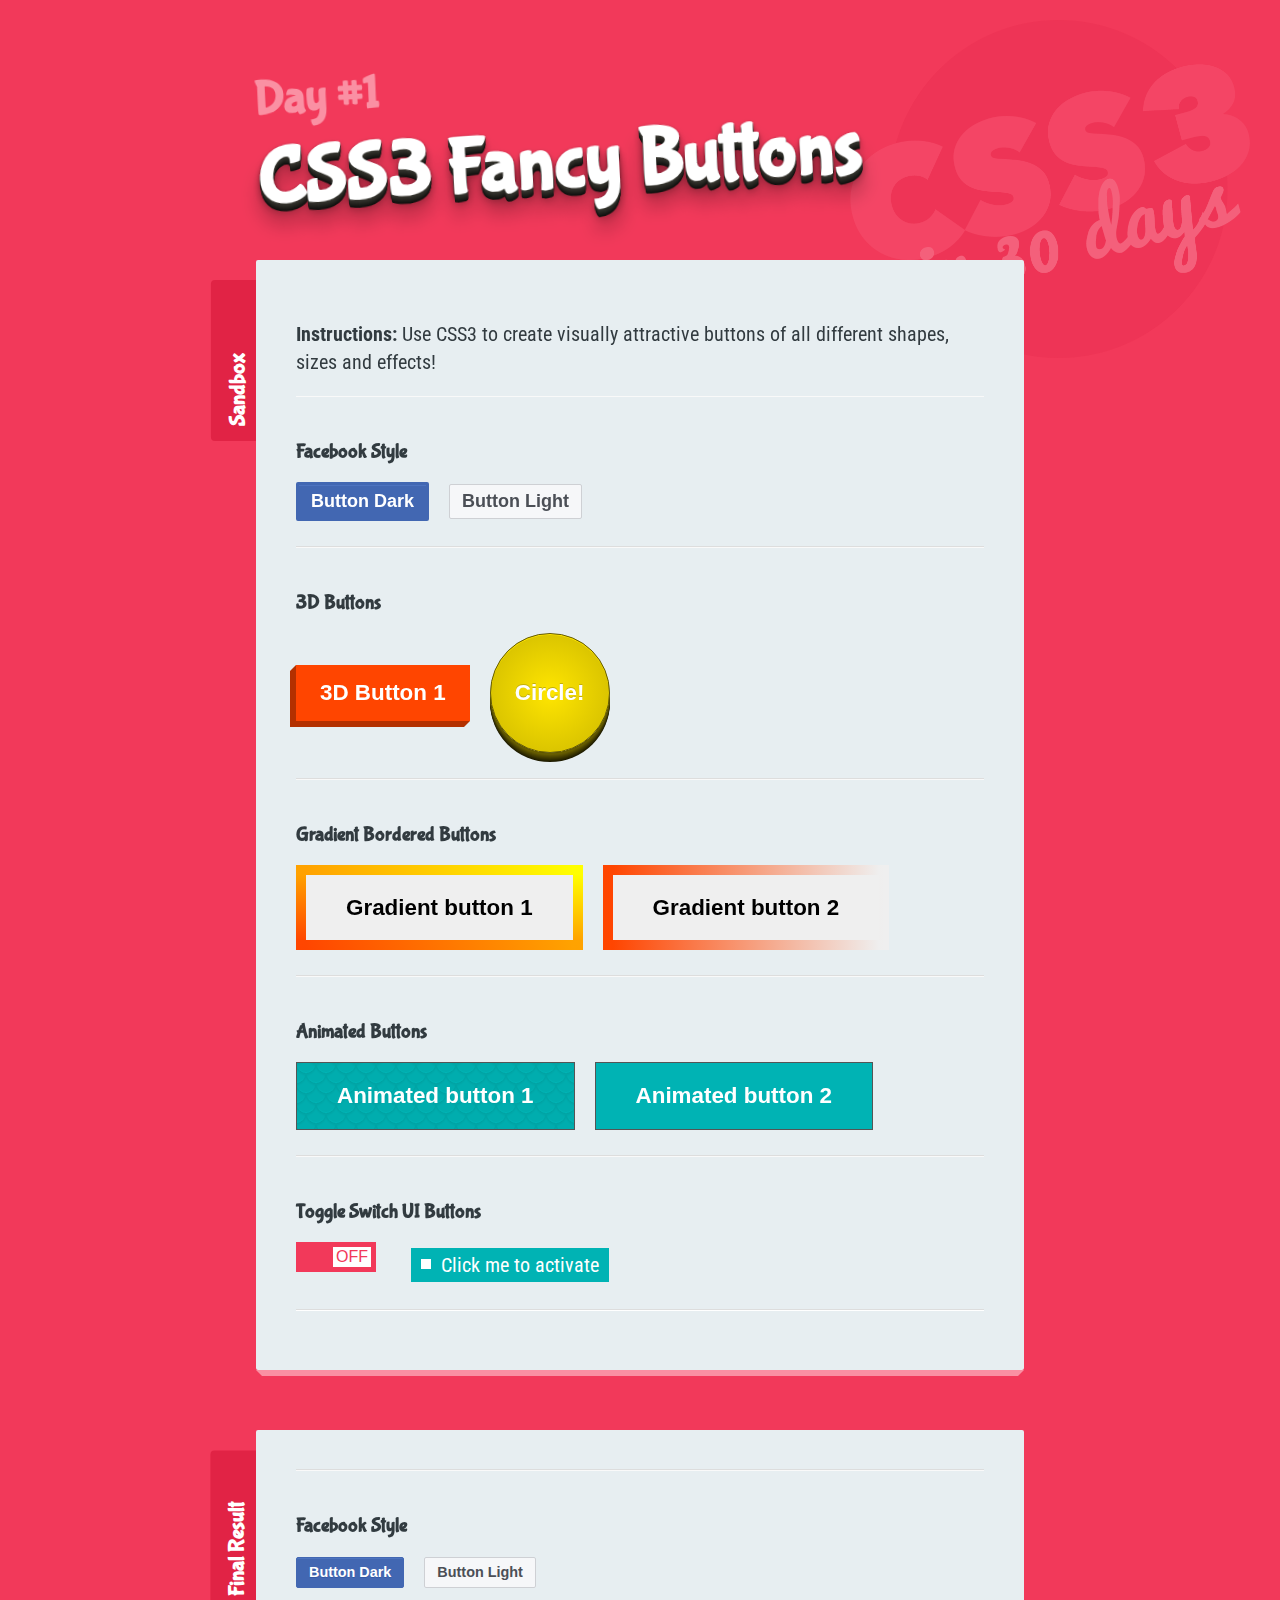
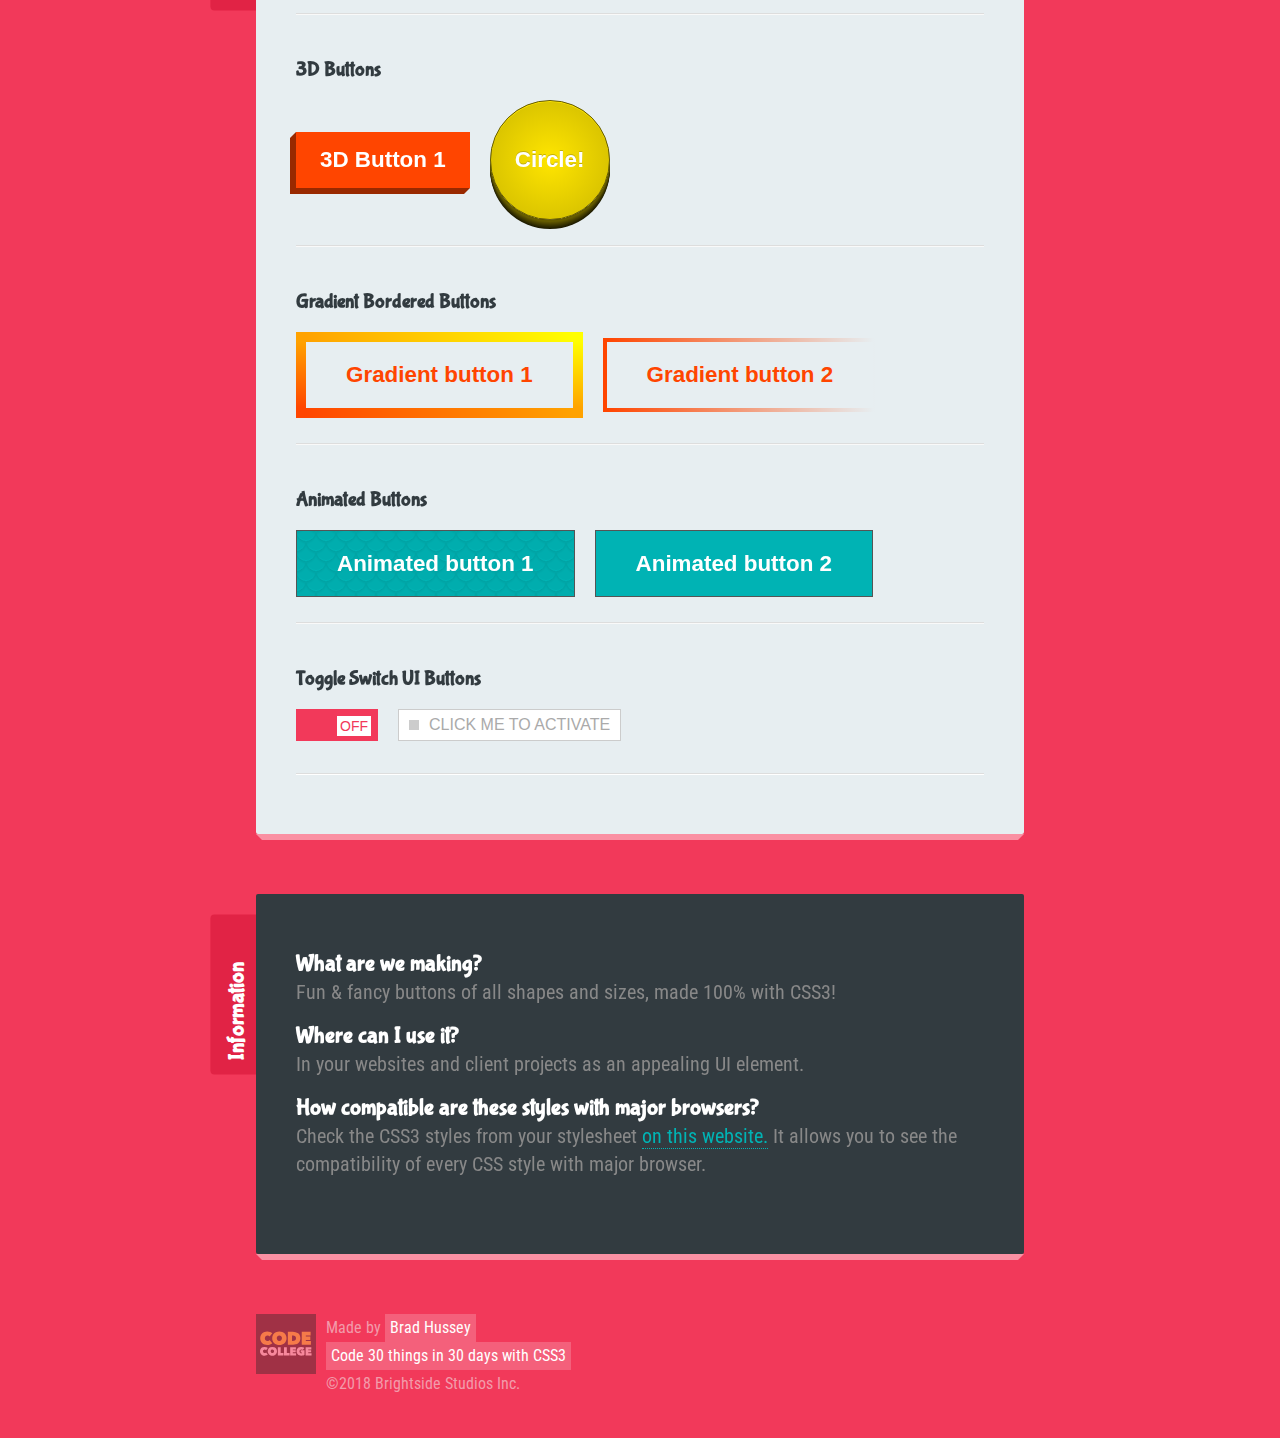
<file: 1 - Fancy Buttons/index.html>
<!--
  Message from Brad:
  Thanks for watching CSS3 in 30 Days! You're awesome.
  Want more fun design & coding courses? Check out my website.

  https://codecollege.ca
  (it's free to start)
-->

<!DOCTYPE html>
<html>

<head>
  <meta charset="utf-8">
  <title>CSS3 Fancy Buttons | Code 30 Things in 30 Days with CSS3</title>

  <!-- NORMALIZE CSS -->
  <link rel="stylesheet" href="../_theme-styles/normalize.css">

  <!-- PROJECT THEME CSS -->
  <link rel="stylesheet" href="../_theme-styles/theme.css">

  <!-- FINAL PROJECT CSS (use for reference) -->
  <link rel="stylesheet" href="final.css">

  <!-- SANDBOX CSS (this is your file!) -->
  <link rel="stylesheet" href="sandbox.css">

  <link href="https://fonts.googleapis.com/css?family=Bubblegum+Sans|Nova+Mono|Roboto+Condensed" rel="stylesheet">
</head>

<body>
  <h1><small>Day #1</small> CSS3 Fancy Buttons</h1>



  <div class="sandbox">
    <h2>Sandbox <small>This is where you play</small></h2>
    <div class="content">

      <p><strong>Instructions:</strong> Use CSS3 to create visually attractive buttons of all different shapes, sizes
        and effects!</p>

      <section>

        <h4>Facebook Style</h4>
        <button type="button" name="button" class="facebook-style-btn facebook-style-dark">Button Dark</button>

        <button type="button" name="button" class="facebook-style-btn facebook-style-light">Button Light</button>

      </section>

      <section>

        <h4>3D Buttons</h4>
        <button type="button" name="button" class="btn-3d-1">3D Button 1</button>

        <button type="button" name="button" class="btn-3d-2">Circle!</button>

      </section>

      <section>

        <h4>Gradient Bordered Buttons</h4>
        <button type="button" name="button" class="gradient-button-1">Gradient button 1</button>
        <button type="button" name="button" class="gradient-button-2">Gradient button 2</button>

      </section>

      <section>

        <h4>Animated Buttons</h4>

        <button type="button" name="button" class="animated-button-1">Animated button 1</button>
        <button type="button" name="button" class="animated-button-2">Animated button 2</button>

      </section>

      <section>

        <h4>Toggle Switch UI Buttons</h4>

        <label for="toggle1" class="toggle-1">
          <input type="checkbox" id="toggle1" class="toggle-1__input" />
          <span class="toggle-1__button"></span>
        </label>

        <label for="toggle2" class="toggle-2">
          <input type="checkbox" id="toggle2" class="toggle-2__input" />
          <span class="toggle-2__button">Click me to activate</span>
        </label>
      </section>

    </div>
  </div>

  <div class="final-result">
    <h2>Final Result <small>Use this for reference!</small></h2>
    <div class="content">

      <section>

        <h4>Facebook Style</h4>
        <button type="button" name="button" class="final__facebook-style-btn final__facebook-style-dark">Button
          Dark</button>

        <button type="button" name="button" class="final__facebook-style-btn final__facebook-style-light">Button
          Light</button>

      </section>

      <section>

        <h4>3D Buttons</h4>
        <button type="button" name="button" class="final__btn-3d-1">3D Button 1</button>

        <button type="button" name="button" class="final__btn-3d-2">Circle!</button>

      </section>

      <section>

        <h4>Gradient Bordered Buttons</h4>
        <button type="button" name="button" class="final__gradient-button-1">Gradient button 1</button>
        <button type="button" name="button" class="final__gradient-button-2">Gradient button 2</button>

      </section>

      <section>

        <h4>Animated Buttons</h4>

        <button type="button" name="button" class="final__animated-button-1">Animated button 1</button>
        <button type="button" name="button" class="final__animated-button-2">Animated button 2</button>

      </section>

      <section>

        <h4>Toggle Switch UI Buttons</h4>


        <label for="final-toggle1" class="final__toggle-1">
          <input type="checkbox" id="final-toggle1" class="final__toggle-1__input" />
          <span class="final__toggle-1__button"></span>
        </label>

        <label for="final-toggle2" class="final__toggle-2">
          <input type="checkbox" id="final-toggle2" class="final__toggle-2__input" />
          <span class="final__toggle-2__button">Click me to activate</span>
        </label>


      </section>

    </div>
  </div>

  <div class="info">
    <h2>Information <small>About this lesson</small></h2>
    <h3>What are we making?</h3>
    <p>Fun &amp; fancy buttons of all shapes and sizes, made 100% with CSS3!</p>

    <h3>Where can I use it?</h3>
    <p>In your websites and client projects as an appealing UI element.</p>

    <h3>How compatible are these styles with major browsers?</h3>
    <p>Check the CSS3 styles from your stylesheet <a href="http://caniuse.com/">on this website.</a> It allows you to
      see the compatibility of every CSS style with major browser.</p>
  </div>

  <footer>
    <div class="logo">
      <a href="http://codecollege.ca/" id="logo">

        <img src="../_theme-styles/img/bggray.svg" width="60px" id="logo_bg-gray">
        <img src="../_theme-styles/img/bgyellow.svg" width="60px" id="logo_bg-yellow">
        <img src="../_theme-styles/img/codecollegelogo.svg" width="60px" id="logo_codecollege">

        <!-- <img src="../_theme-styles/img/codecollegelogo.png" alt="Learn to Code at CodeCollege.ca" height="60px"> -->

      </a>
    </div>
    <div class="made-by">
      Made by <a href="http://bradhussey.ca/">Brad Hussey</a>
    </div>
    <div class="course">
      <a href="http://codecollege.ca/">Code 30 things in 30 days with CSS3</a>
    </div>
    <div class="copyright">
      &copy;2018 Brightside Studios Inc.
    </div>
  </footer>
</body>

</html>
</file>
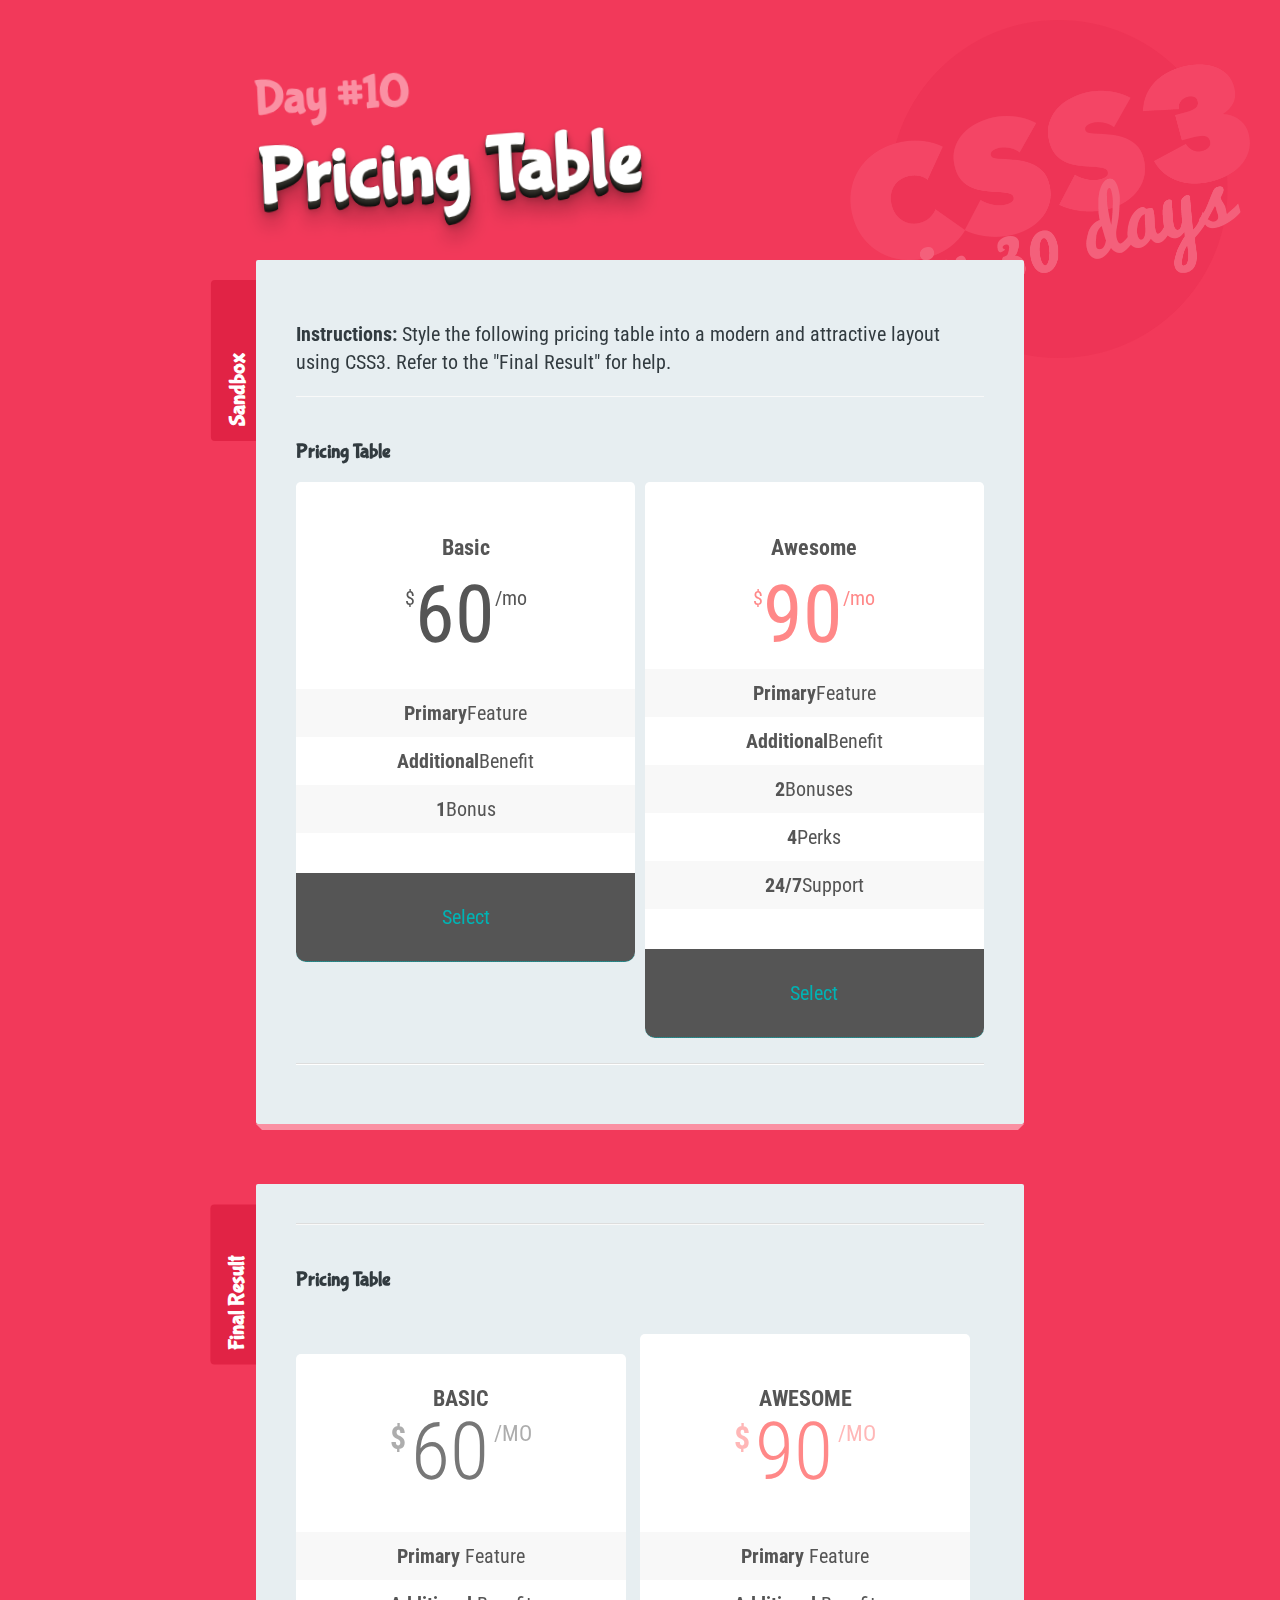
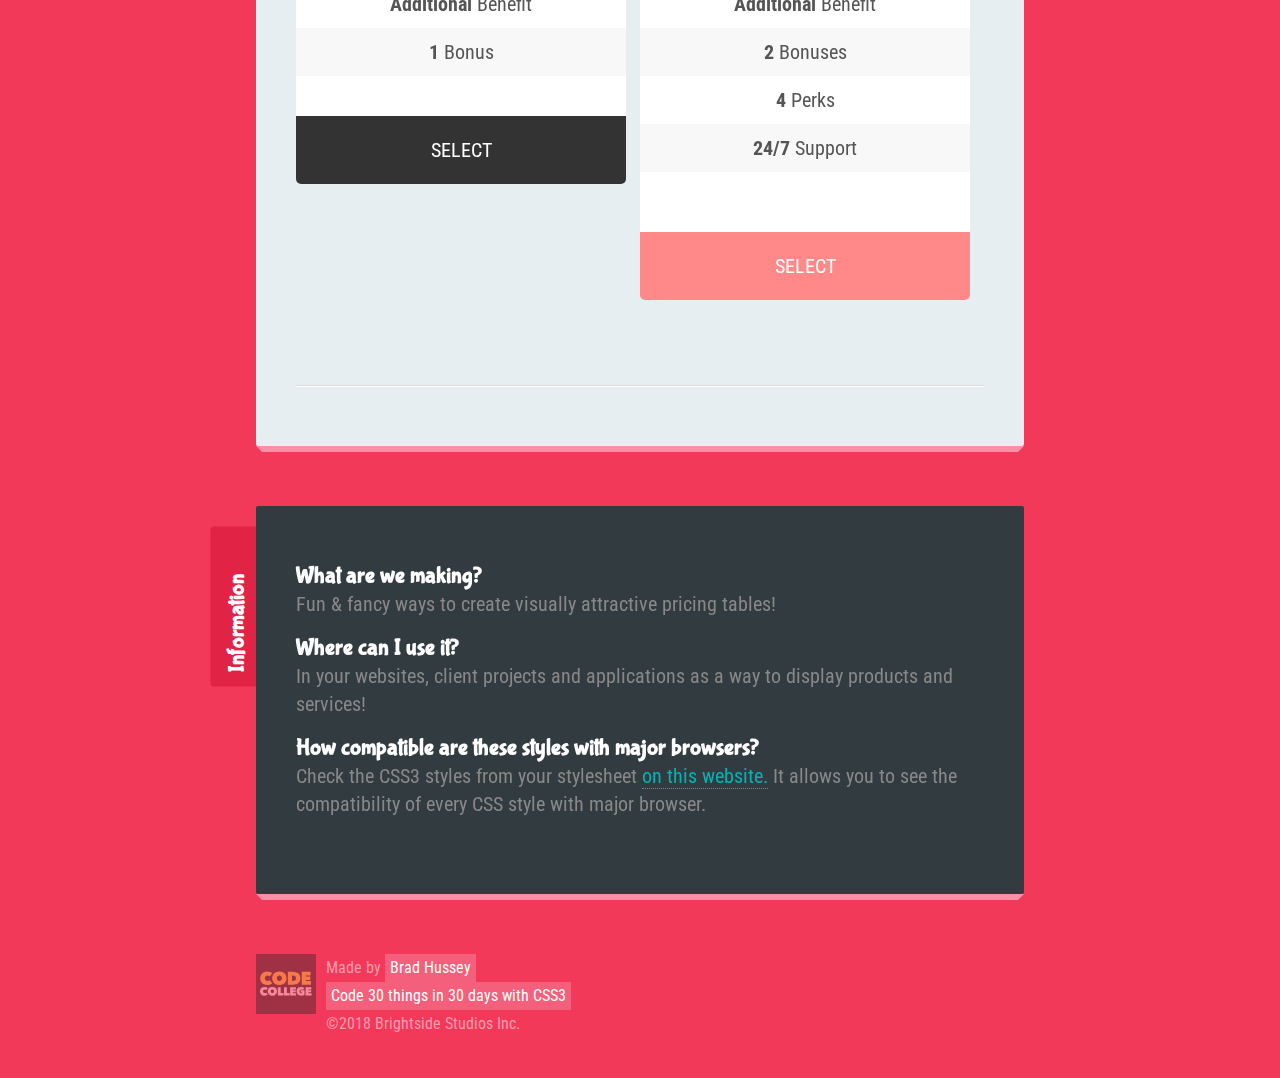
<file: 10 - Pricing Table/index.html>
<!--
  Message from Brad:
  Thanks for watching CSS3 in 30 Days! You're awesome.
  Want more fun design & coding courses? Check out my website.

  https://codecollege.ca
  (it's free to start)
-->

<!DOCTYPE html>
<html>

<head>
  <meta charset="utf-8">
  <title>Pricing Table | Code 30 Things in 30 Days with CSS3</title>

  <!-- NORMALIZE CSS -->
  <link rel="stylesheet" href="../_theme-styles/normalize.css">

  <!-- PROJECT THEME CSS -->
  <link rel="stylesheet" href="../_theme-styles/theme.css">

  <!-- FINAL PROJECT CSS (use for reference) -->
  <link rel="stylesheet" href="final.css">

  <!-- SANDBOX CSS (this is your file!) -->
  <link rel="stylesheet" href="sandbox.css">

  <link href="https://fonts.googleapis.com/css?family=Bubblegum+Sans|Nova+Mono|Roboto+Condensed" rel="stylesheet">
</head>

<body>
  <h1><small>Day #10</small> Pricing Table</h1>



  <div class="sandbox">
    <h2>Sandbox <small>This is where you play</small></h2>
    <div class="content">

      <p><strong>Instructions:</strong> Style the following pricing table into a modern and attractive layout using
        CSS3. Refer to the "Final Result" for help.</p>

      <section>

        <h4>Pricing Table</h4>

        <div class="pricing-table">
          <div class="pricing-block">
            <div class="pricing-header">
              <div class="pricing-heading">
                <p>Basic</p>
              </div>
              <p class="pricing-price">
                <span class="pricing-price__currency">$</span>
                <span class="pricing-price__value">60</span>
                <span class="pricing-price__duration">/mo</span>
              </p>
            </div>
            <div class="pricing-body">
              <ul class="pricing-features">
                <li><strong>Primary</strong> Feature</li>
                <li><strong>Additional</strong> Benefit</li>
                <li><strong>1</strong> Bonus</li>
              </ul>
            </div>
            <div class="pricing-footer">
              <a href="#" class="pricing-button">Select</a>
            </div>
          </div>
          <div class="pricing-block pricing-popular">
            <div class="pricing-header">
              <div class="pricing-heading">
                <p>Awesome</p>
              </div>
              <div class="pricing-price">
                <span class="pricing-price__currency">$</span>
                <span class="pricing-price__value">90</span>
                <span class="pricing-price__duration">/mo</span>
              </div>
            </div>
            <div class="pricing-body">
              <ul class="pricing-features">
                <li><strong>Primary</strong> Feature</li>
                <li><strong>Additional</strong> Benefit</li>
                <li><strong>2</strong> Bonuses</li>
                <li><strong>4</strong> Perks</li>
                <li><strong>24/7</strong> Support</li>
              </ul>
            </div>
            <div class="pricing-footer">
              <a href="#" class="pricing-button">Select</a>
            </div>
          </div>
        </div>

      </section>

    </div>
  </div>

  <div class="final-result">
    <h2>Final Result <small>Use this for reference!</small></h2>
    <div class="content">

      <section>

        <h4>Pricing Table</h4>

        <div class="final__pricing-table">
          <div class="final__pricing-block">
            <div class="final__pricing-header">
              <div class="final__pricing-heading">Basic</div>
              <div class="final__pricing-price">
                <span class="final__pricing-price__currency">$</span>
                <span class="final__pricing-price__value">60</span>
                <span class="final__pricing-price__duration">/mo</span>
              </div>
            </div>
            <div class="final__pricing-body">
              <ul class="final__pricing-features">
                <li><strong>Primary</strong> Feature</li>
                <li><strong>Additional</strong> Benefit</li>
                <li><strong>1</strong> Bonus</li>
              </ul>
            </div>
            <div class="final__pricing-footer">
              <a href="#" class="final__pricing-button">Select</a>
            </div>
          </div>
          <div class="final__pricing-block final__pricing-popular">
            <div class="final__pricing-header">
              <div class="final__pricing-heading"> Awesome</div>
              <div class="final__pricing-price">
                <span class="final__pricing-price__currency">$</span>
                <span class="final__pricing-price__value">90</span>
                <span class="final__pricing-price__duration">/mo</span>
              </div>
            </div>
            <div class="final__pricing-body">
              <ul class="final__pricing-features">
                <li><strong>Primary</strong> Feature</li>
                <li><strong>Additional</strong> Benefit</li>
                <li><strong>2</strong> Bonuses</li>
                <li><strong>4</strong> Perks</li>
                <li><strong>24/7</strong> Support</li>
              </ul>
            </div>
            <div class="final__pricing-footer">
              <a href="#" class="final__pricing-button">Select</a>
            </div>
          </div>
        </div>

      </section>

    </div>
  </div>

  <div class="info">
    <h2>Information <small>About this lesson</small></h2>
    <h3>What are we making?</h3>
    <p>Fun &amp; fancy ways to create visually attractive pricing tables!</p>

    <h3>Where can I use it?</h3>
    <p>In your websites, client projects and applications as a way to display products and services!</p>

    <h3>How compatible are these styles with major browsers?</h3>
    <p>Check the CSS3 styles from your stylesheet <a href="http://caniuse.com/">on this website.</a> It allows you to
      see the compatibility of every CSS style with major browser.</p>
  </div>

  <footer>
    <div class="logo">
      <a href="http://codecollege.ca/" id="logo">

        <img src="../_theme-styles/img/bggray.svg" width="60px" id="logo_bg-gray">
        <img src="../_theme-styles/img/bgyellow.svg" width="60px" id="logo_bg-yellow">
        <img src="../_theme-styles/img/codecollegelogo.svg" width="60px" id="logo_codecollege">

        <!-- <img src="../_theme-styles/img/codecollegelogo.png" alt="Learn to Code at CodeCollege.ca" height="60px"> -->

      </a>
    </div>
    <div class="made-by">
      Made by <a href="http://bradhussey.ca/">Brad Hussey</a>
    </div>
    <div class="course">
      <a href="http://codecollege.ca/">Code 30 things in 30 days with CSS3</a>
    </div>
    <div class="copyright">
      &copy;2018 Brightside Studios Inc.
    </div>
  </footer>
</body>

</html>
</file>
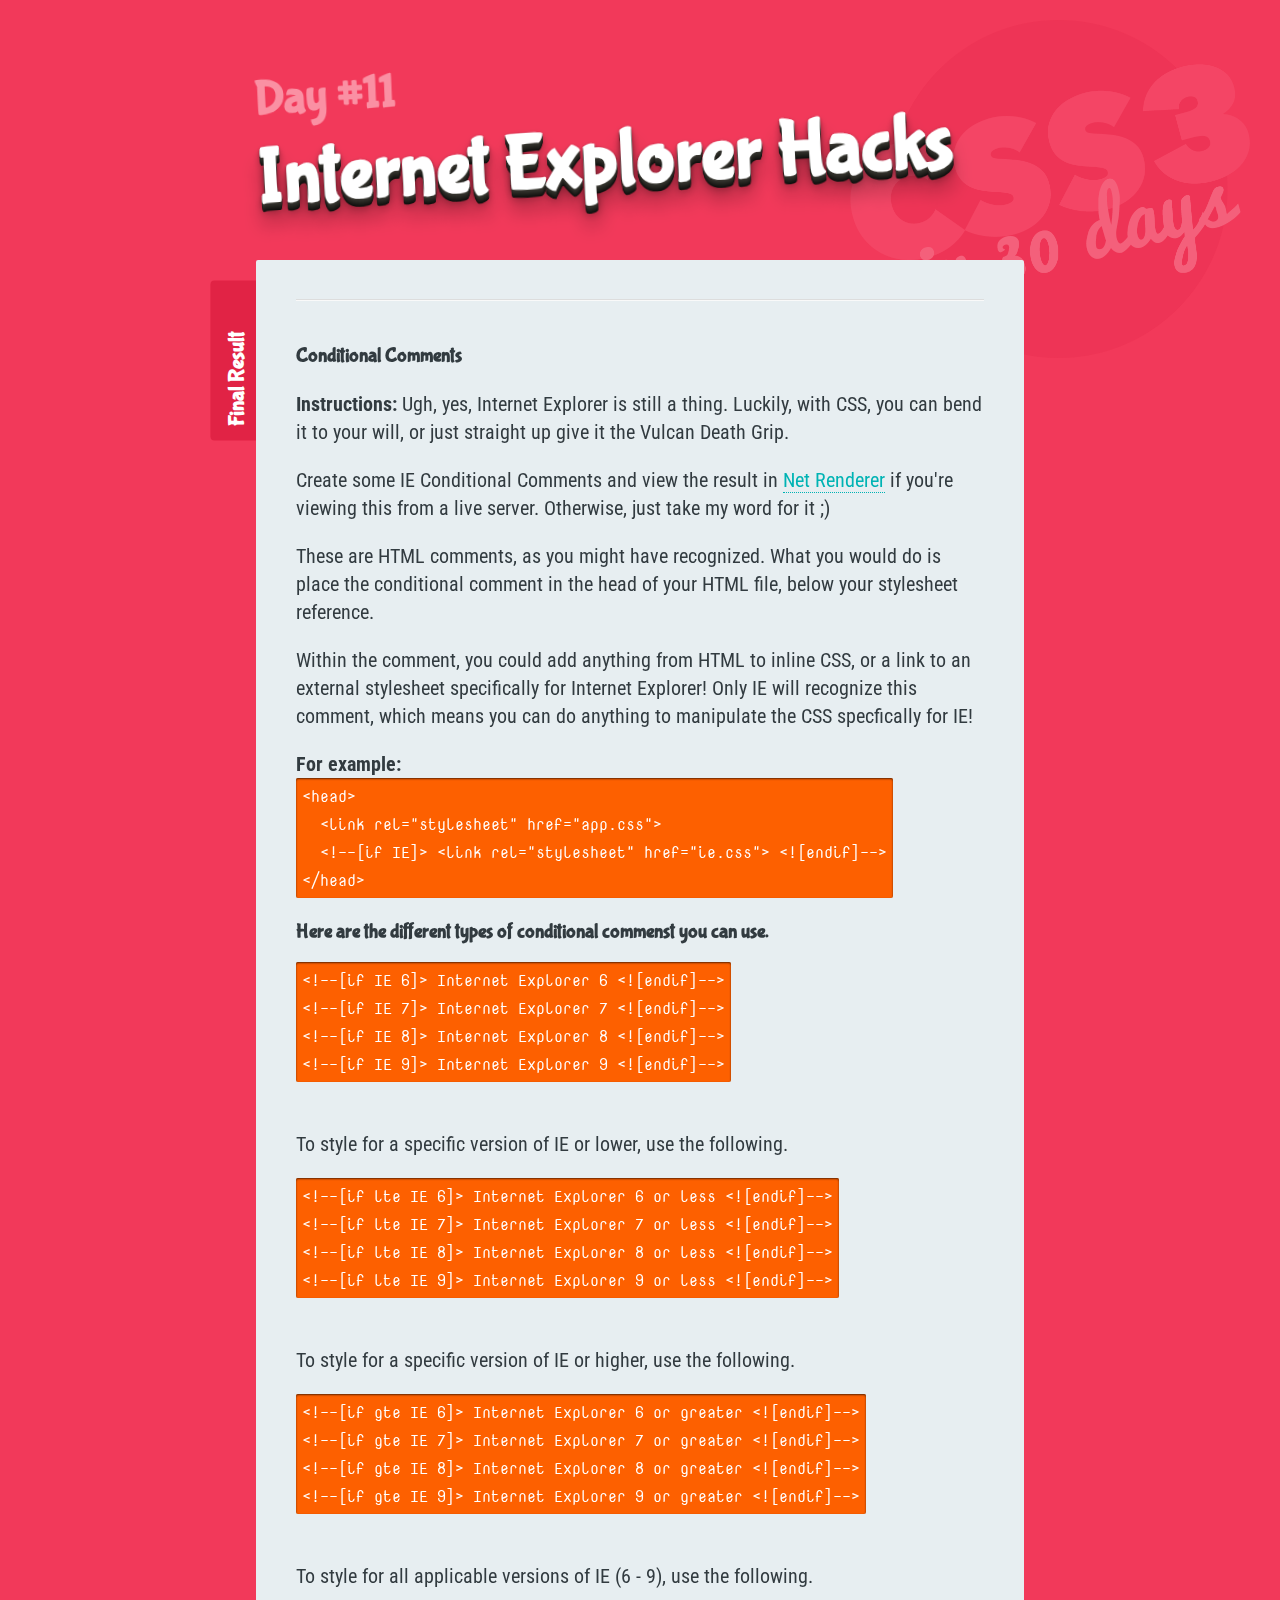
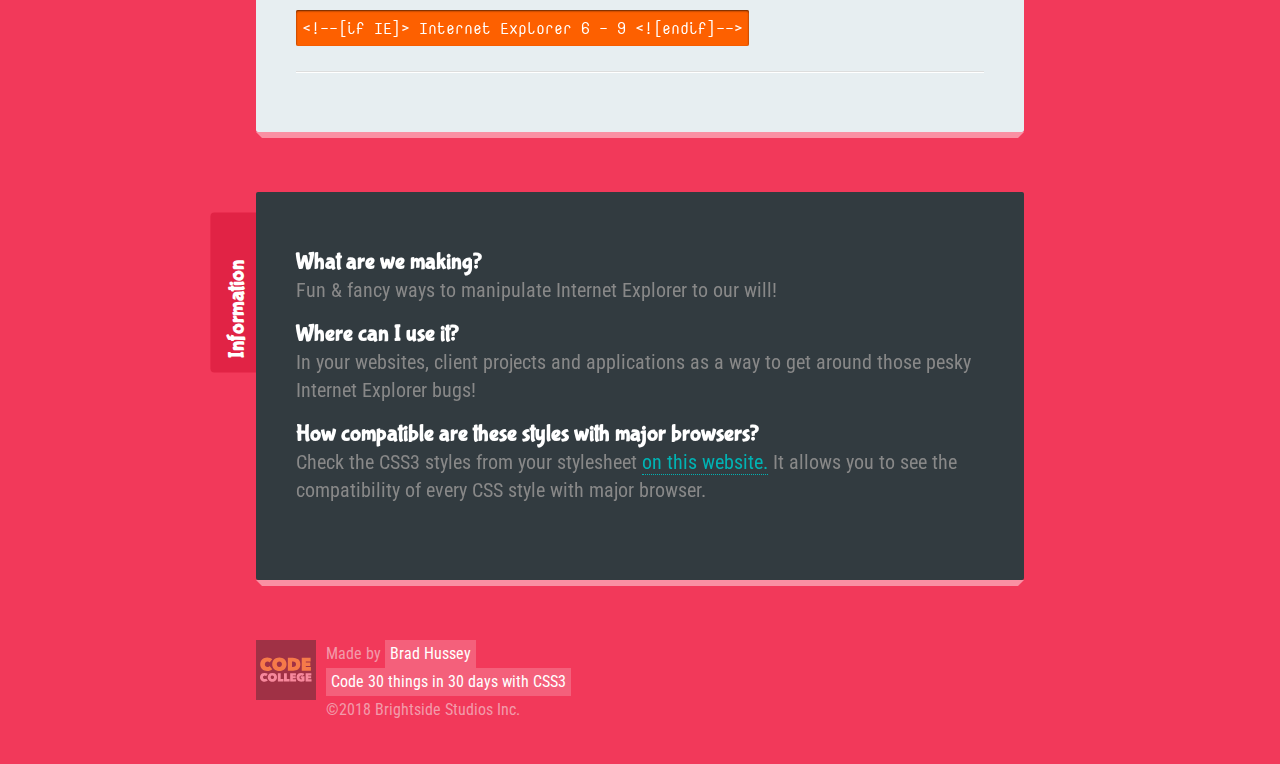
<file: 11/index.html>
<!--
  Message from Brad:
  Thanks for watching CSS3 in 30 Days! You're awesome.
  Want more fun design & coding courses? Check out my website.

  https://codecollege.ca
  (it's free to start)
-->

<!DOCTYPE html>
<html>
  <head>
    <meta charset="utf-8">
    <title>Internet Explorer Hacks | Code 30 Things in 30 Days with CSS3</title>

    <!-- NORMALIZE CSS -->
    <link rel="stylesheet" href="../_theme-styles/normalize.css">

    <!-- PROJECT THEME CSS -->
    <link rel="stylesheet" href="../_theme-styles/theme.css">

    <!-- FINAL PROJECT CSS (use for reference) -->
    <link rel="stylesheet" href="final.css">

    <!-- SANDBOX CSS (this is your file!) -->
    <link rel="stylesheet" href="sandbox.css">

<link href="https://fonts.googleapis.com/css?family=Bubblegum+Sans|Nova+Mono|Roboto+Condensed" rel="stylesheet">
  </head>
  <body>
    <h1><small>Day #11</small> Internet Explorer Hacks</h1>



    <div class="final-result">
        <h2>Final Result <small>Use this for reference!</small></h2>
        <div class="content">

          <section>

            <h4>Conditional Comments</h4>

            <!--[if IE]>
              THIS is a conditional comment for IE 6 - 9. I've added a link to an IE specific stylesheet. Only IE will render the following stylesheet. Think of the possibilities!

              <link rel="stylesheet" href="ie.css">
            <![endif]-->

            <p><strong>Instructions:</strong> Ugh, yes, Internet Explorer is still a thing. Luckily, with CSS, you can bend it to your will, or just straight up give it the Vulcan Death Grip.</p>

            <p>Create some IE Conditional Comments and view the result in <a href="https://netrenderer.com/" target="_blank">Net Renderer</a> if you're viewing this from a live server. Otherwise, just take my word for it ;)</p>

            <p>These are HTML comments, as you might have recognized. What you would do is place the conditional comment in the head of your HTML file, below your stylesheet reference.</p>

            <p>Within the comment, you could add anything from HTML to inline CSS, or a link to an external stylesheet specifically for Internet Explorer! Only IE will recognize this comment, which means you can do anything to manipulate the CSS specfically for IE!</p>

            <p><strong>For example:</strong><br>

            <code>
              &lt;head&gt;<br>
              	&nbsp;&nbsp;&lt;link rel=&quot;stylesheet&quot; href=&quot;app.css&quot;&gt;<br>
              	&nbsp;&nbsp;&lt;!--[if IE]&gt; &lt;link rel=&quot;stylesheet&quot; href=&quot;ie.css&quot;&gt; &lt;![endif]--&gt;<br>
              &lt;/head&gt;
            </code>

            <h4>Here are the different types of conditional commenst you can use.</h4>

            <code>
              &lt;!--[if IE 6]&gt; Internet Explorer 6 &lt;![endif]--&gt;<br>
              &lt;!--[if IE 7]&gt; Internet Explorer 7 &lt;![endif]--&gt;<br>
              &lt;!--[if IE 8]&gt; Internet Explorer 8 &lt;![endif]--&gt;<br>
              &lt;!--[if IE 9]&gt; Internet Explorer 9 &lt;![endif]--&gt;
            </code>

            <br><br>

            <p>To style for a specific version of IE or lower, use the following.</p>
            <code>
              &lt;!--[if lte IE 6]&gt; Internet Explorer 6 or less &lt;![endif]--&gt;<br>
              &lt;!--[if lte IE 7]&gt; Internet Explorer 7 or less &lt;![endif]--&gt;<br>
              &lt;!--[if lte IE 8]&gt; Internet Explorer 8 or less &lt;![endif]--&gt;<br>
              &lt;!--[if lte IE 9]&gt; Internet Explorer 9 or less &lt;![endif]--&gt;
            </code>

            <br><br>

            <p>To style for a specific version of IE or higher, use the following.</p>
            <code>

              &lt;!--[if gte IE 6]&gt; Internet Explorer 6 or greater &lt;![endif]--&gt;<br>
              &lt;!--[if gte IE 7]&gt; Internet Explorer 7 or greater &lt;![endif]--&gt;<br>
              &lt;!--[if gte IE 8]&gt; Internet Explorer 8 or greater &lt;![endif]--&gt;<br>
              &lt;!--[if gte IE 9]&gt; Internet Explorer 9 or greater &lt;![endif]--&gt;

            </code>

            <br><br>

            <p>To style for all applicable versions of IE (6 - 9), use the following.</p>
            <code>
              &lt;!--[if IE]&gt; Internet Explorer 6 - 9 &lt;![endif]--&gt;
            </code>

          </section>

        </div>
    </div>

    <div class="info">
      <h2>Information <small>About this lesson</small></h2>
      <h3>What are we making?</h3>
      <p>Fun &amp; fancy ways to manipulate Internet Explorer to our will!</p>

      <h3>Where can I use it?</h3>
      <p>In your websites, client projects and applications as a way to get around those pesky Internet Explorer bugs!</p>

      <h3>How compatible are these styles with major browsers?</h3>
      <p>Check the CSS3 styles from your stylesheet <a href="http://caniuse.com/">on this website.</a> It allows you to see the compatibility of every CSS style with major browser.</p>
    </div>

    <footer>
      <div class="logo">
        <a href="http://codecollege.ca/" id="logo">

          <img src="../_theme-styles/img/bggray.svg" width="60px" id="logo_bg-gray">
          <img src="../_theme-styles/img/bgyellow.svg" width="60px" id="logo_bg-yellow">
          <img src="../_theme-styles/img/codecollegelogo.svg" width="60px" id="logo_codecollege">

          <!-- <img src="../_theme-styles/img/codecollegelogo.png" alt="Learn to Code at CodeCollege.ca" height="60px"> -->

        </a>
      </div>
      <div class="made-by">
        Made by <a href="http://bradhussey.ca/">Brad Hussey</a>
      </div>
      <div class="course">
        <a href="http://codecollege.ca/">Code 30 things in 30 days with CSS3</a>
      </div>
      <div class="copyright">
        &copy;2018 Brightside Studios Inc.
      </div>
    </footer>
  </body>
</html>
</file>
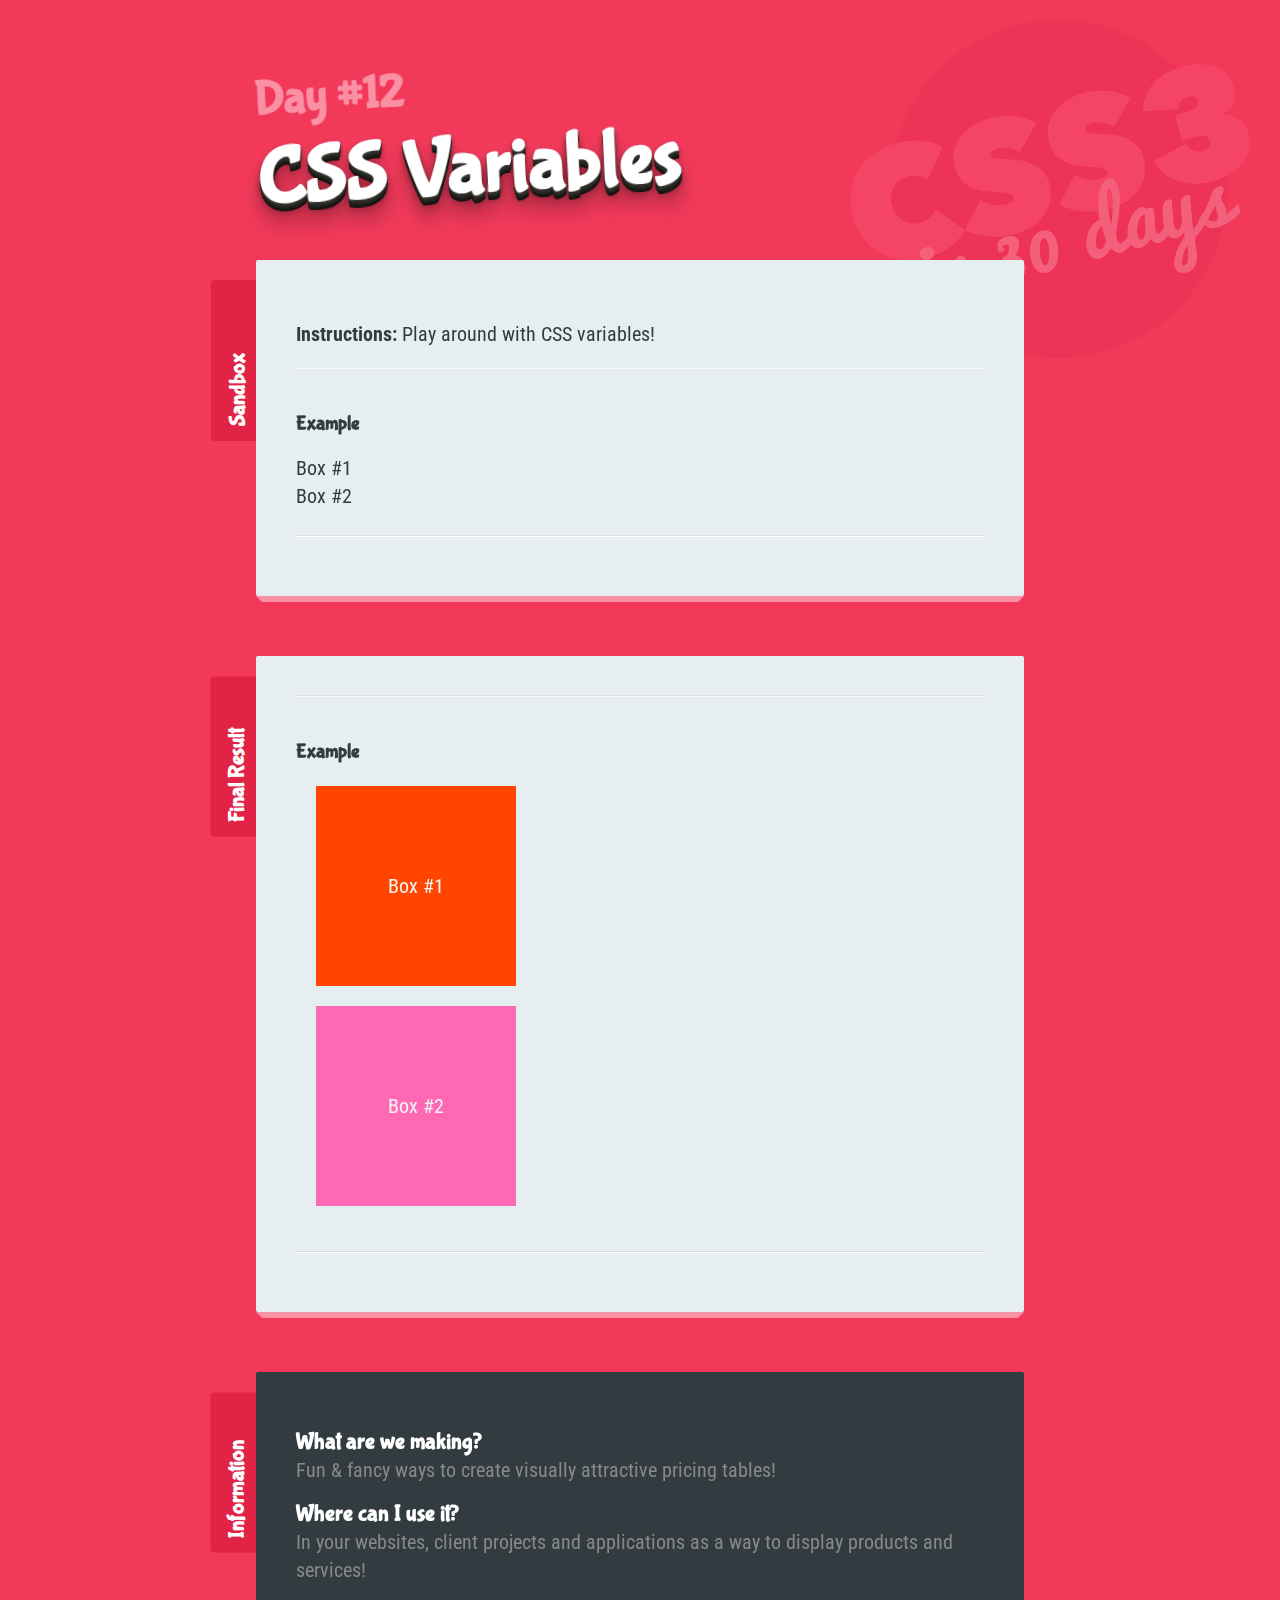
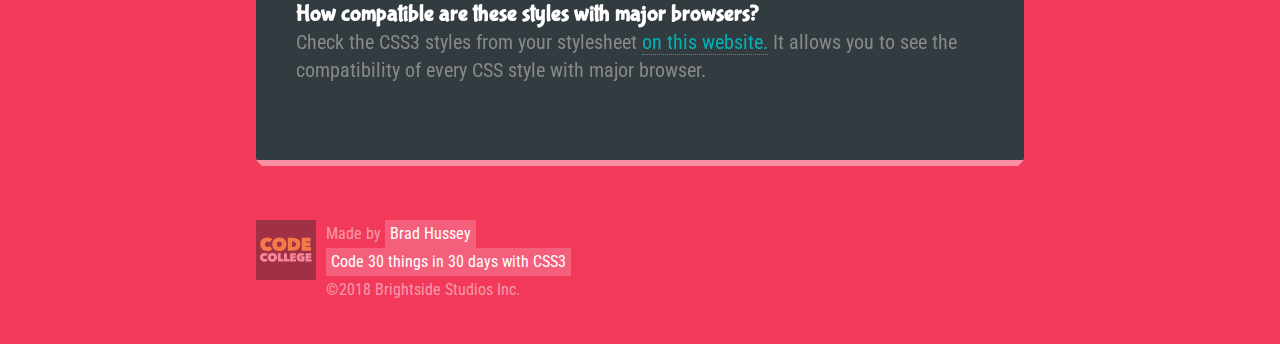
<file: 12/index.html>
<!--
  Message from Brad:
  Thanks for watching CSS3 in 30 Days! You're awesome.
  Want more fun design & coding courses? Check out my website.

  https://codecollege.ca
  (it's free to start)
-->

<!DOCTYPE html>
<html>
  <head>
    <meta charset="utf-8">
    <title>CSS Variables | Code 30 Things in 30 Days with CSS3</title>

    <!-- NORMALIZE CSS -->
    <link rel="stylesheet" href="../_theme-styles/normalize.css">

    <!-- PROJECT THEME CSS -->
    <link rel="stylesheet" href="../_theme-styles/theme.css">

    <!-- FINAL PROJECT CSS (use for reference) -->
    <link rel="stylesheet" href="final.css">

    <!-- SANDBOX CSS (this is your file!) -->
    <link rel="stylesheet" href="sandbox.css">

<link href="https://fonts.googleapis.com/css?family=Bubblegum+Sans|Nova+Mono|Roboto+Condensed" rel="stylesheet">
  </head>
  <body>
    <h1><small>Day #12</small> CSS Variables</h1>



    <div class="sandbox">
      <h2>Sandbox <small>This is where you play</small></h2>
      <div class="content">

        <p><strong>Instructions:</strong> Play around with CSS variables!</p>

        <section>

          <h4>Example</h4>
          <div class="box">Box #1</div>
          <div class="box box2">Box #2</div>

        </section>

      </div>
    </div>

    <div class="final-result">
        <h2>Final Result <small>Use this for reference!</small></h2>
        <div class="content">

          <section>

            <h4>Example</h4>

            <div class="final__box">Box #1</div>
            <div class="final__box final__box2">Box #2</div>

          </section>

        </div>
    </div>

    <div class="info">
      <h2>Information <small>About this lesson</small></h2>
      <h3>What are we making?</h3>
      <p>Fun &amp; fancy ways to create visually attractive pricing tables!</p>

      <h3>Where can I use it?</h3>
      <p>In your websites, client projects and applications as a way to display products and services!</p>

      <h3>How compatible are these styles with major browsers?</h3>
      <p>Check the CSS3 styles from your stylesheet <a href="http://caniuse.com/">on this website.</a> It allows you to see the compatibility of every CSS style with major browser.</p>
    </div>

    <footer>
      <div class="logo">
        <a href="http://codecollege.ca/" id="logo">

          <img src="../_theme-styles/img/bggray.svg" width="60px" id="logo_bg-gray">
          <img src="../_theme-styles/img/bgyellow.svg" width="60px" id="logo_bg-yellow">
          <img src="../_theme-styles/img/codecollegelogo.svg" width="60px" id="logo_codecollege">

          <!-- <img src="../_theme-styles/img/codecollegelogo.png" alt="Learn to Code at CodeCollege.ca" height="60px"> -->

        </a>
      </div>
      <div class="made-by">
        Made by <a href="http://bradhussey.ca/">Brad Hussey</a>
      </div>
      <div class="course">
        <a href="http://codecollege.ca/">Code 30 things in 30 days with CSS3</a>
      </div>
      <div class="copyright">
        &copy;2018 Brightside Studios Inc.
      </div>
    </footer>
  </body>
</html>
</file>
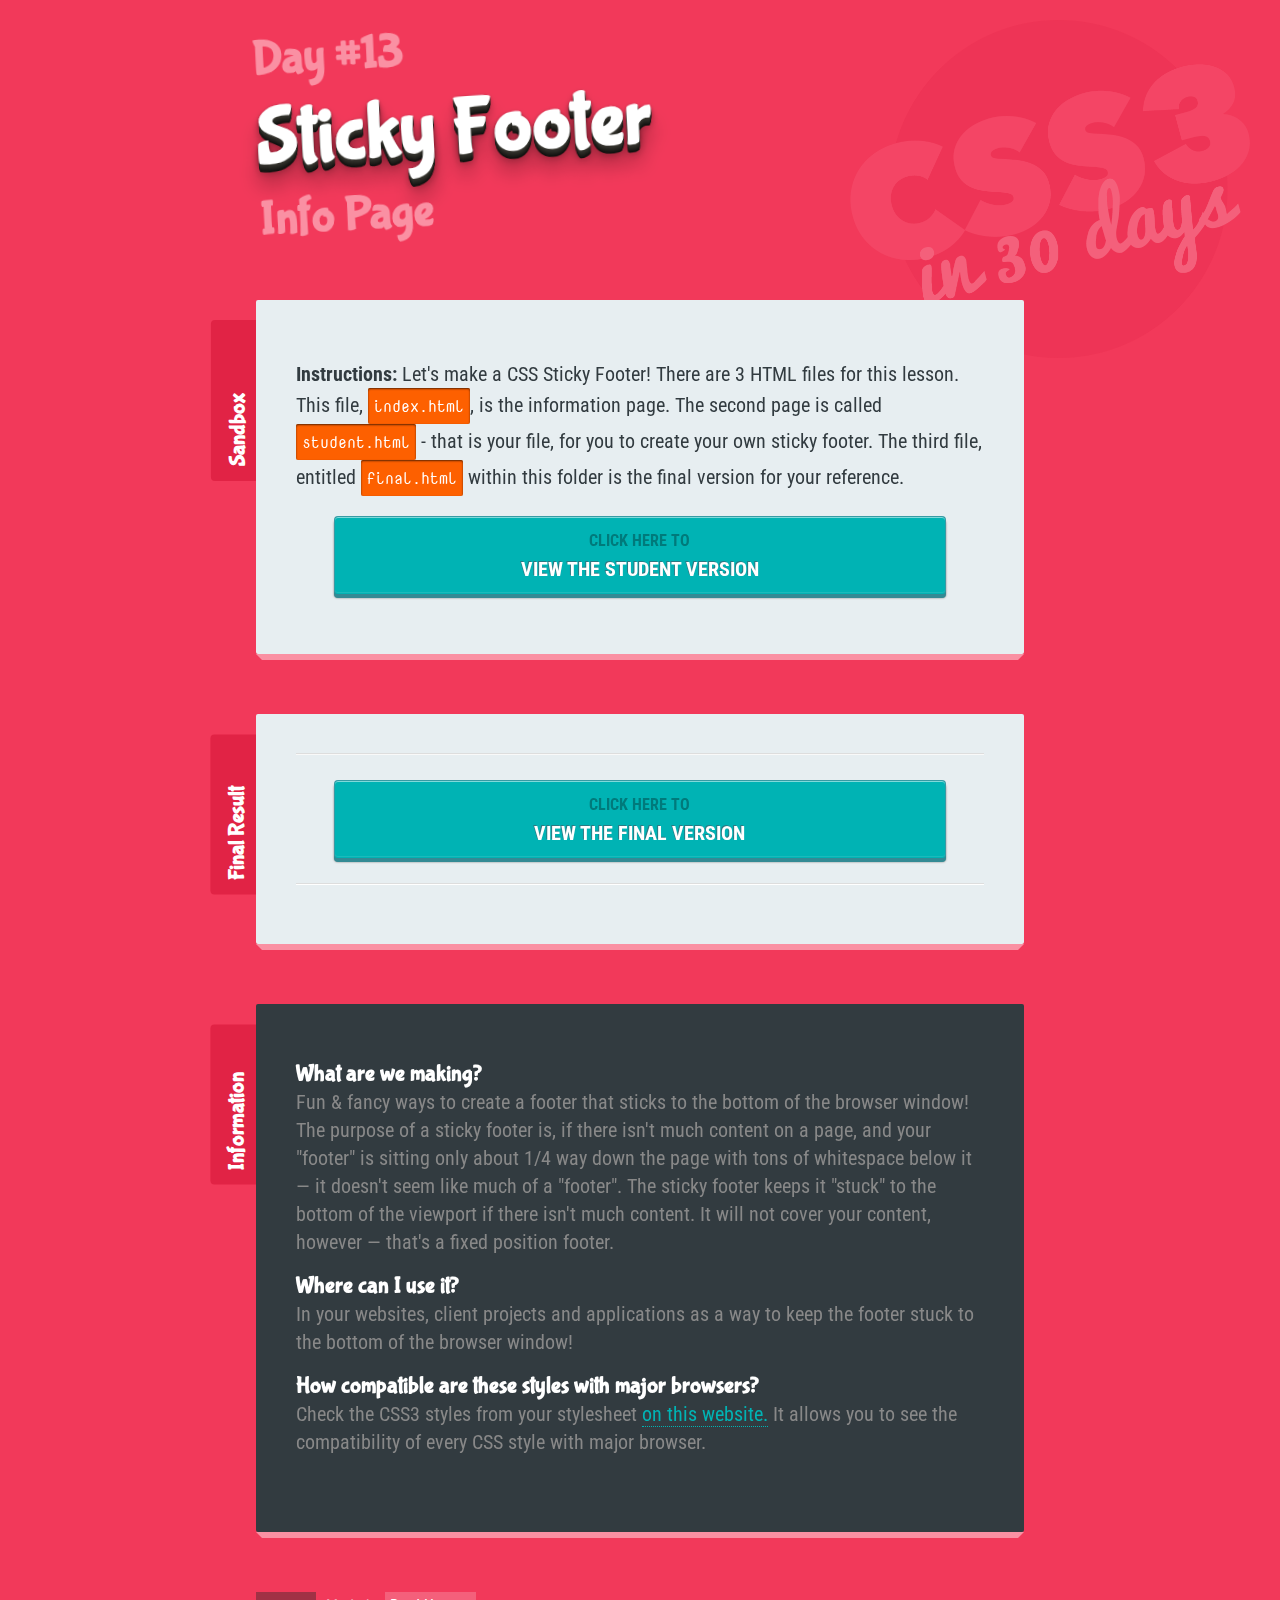
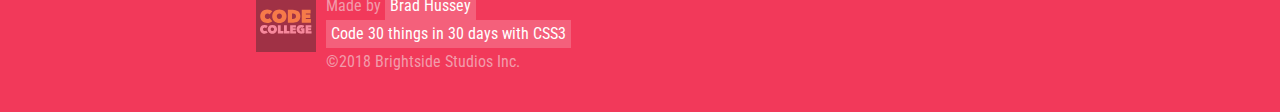
<file: 13/index.html>
<!--
  Message from Brad:
  Thanks for watching CSS3 in 30 Days! You're awesome.
  Want more fun design & coding courses? Check out my website.

  https://codecollege.ca
  (it's free to start)
-->

<!DOCTYPE html>
<html>
  <head>
    <meta charset="utf-8">
    <title>Sticky Footer | Code 30 Things in 30 Days with CSS3</title>

    <!-- NORMALIZE CSS -->
    <link rel="stylesheet" href="../_theme-styles/normalize.css">

    <!-- PROJECT THEME CSS -->
    <link rel="stylesheet" href="../_theme-styles/theme.css">

    <!-- FINAL PROJECT CSS (use for reference) -->
    <link rel="stylesheet" href="final.css">

    <!-- SANDBOX CSS (this is your file!) -->
    <link rel="stylesheet" href="sandbox.css">

<link href="https://fonts.googleapis.com/css?family=Bubblegum+Sans|Nova+Mono|Roboto+Condensed" rel="stylesheet">
  </head>
  <body>
    <h1><small>Day #13</small> Sticky Footer <small>Info Page</small></h1>



    <div class="sandbox">
      <h2>Sandbox <small>This is where you play</small></h2>
      <div class="content">

        <p><strong>Instructions:</strong> Let's make a CSS Sticky Footer! There are 3 HTML files for this lesson. This file, <code>index.html</code>, is the information page. The second page is called <code>student.html</code> - that is your file, for you to create your own sticky footer. The third file, entitled <code>final.html</code> within this folder is the final version for your reference.</p>

        <a href="student.html" class="button-theme"><small>Click here to</small>View the student version</a>

      </div>
    </div>

    <div class="final-result">
        <h2>Final Result <small>Use this for reference!</small></h2>
        <div class="content">

          <section>

            <a href="final.html" class="button-theme"><small>Click here to</small>View the final version</a>

          </section>

        </div>
    </div>

    <div class="info">
      <h2>Information <small>About this lesson</small></h2>
      <h3>What are we making?</h3>
      <p>Fun &amp; fancy ways to create a footer that sticks to the bottom of the browser window! The purpose of a sticky footer is, if there isn't much content on a page, and your "footer" is sitting only about 1/4 way down the page with tons of whitespace below it &mdash; it doesn't seem like much of a "footer". The sticky footer keeps it "stuck" to the bottom of the viewport if there isn't much content. It will not cover your content, however &mdash; that's a fixed position footer.</p>

      <h3>Where can I use it?</h3>
      <p>In your websites, client projects and applications as a way to keep the footer stuck to the bottom of the browser window!</p>

      <h3>How compatible are these styles with major browsers?</h3>
      <p>Check the CSS3 styles from your stylesheet <a href="http://caniuse.com/">on this website.</a> It allows you to see the compatibility of every CSS style with major browser.</p>
    </div>

    <footer>
      <div class="logo">
        <a href="http://codecollege.ca/" id="logo">

          <img src="../_theme-styles/img/bggray.svg" width="60px" id="logo_bg-gray">
          <img src="../_theme-styles/img/bgyellow.svg" width="60px" id="logo_bg-yellow">
          <img src="../_theme-styles/img/codecollegelogo.svg" width="60px" id="logo_codecollege">

          <!-- <img src="../_theme-styles/img/codecollegelogo.png" alt="Learn to Code at CodeCollege.ca" height="60px"> -->

        </a>
      </div>
      <div class="made-by">
        Made by <a href="http://bradhussey.ca/">Brad Hussey</a>
      </div>
      <div class="course">
        <a href="http://codecollege.ca/">Code 30 things in 30 days with CSS3</a>
      </div>
      <div class="copyright">
        &copy;2018 Brightside Studios Inc.
      </div>
    </footer>

  </body>
</html>
</file>
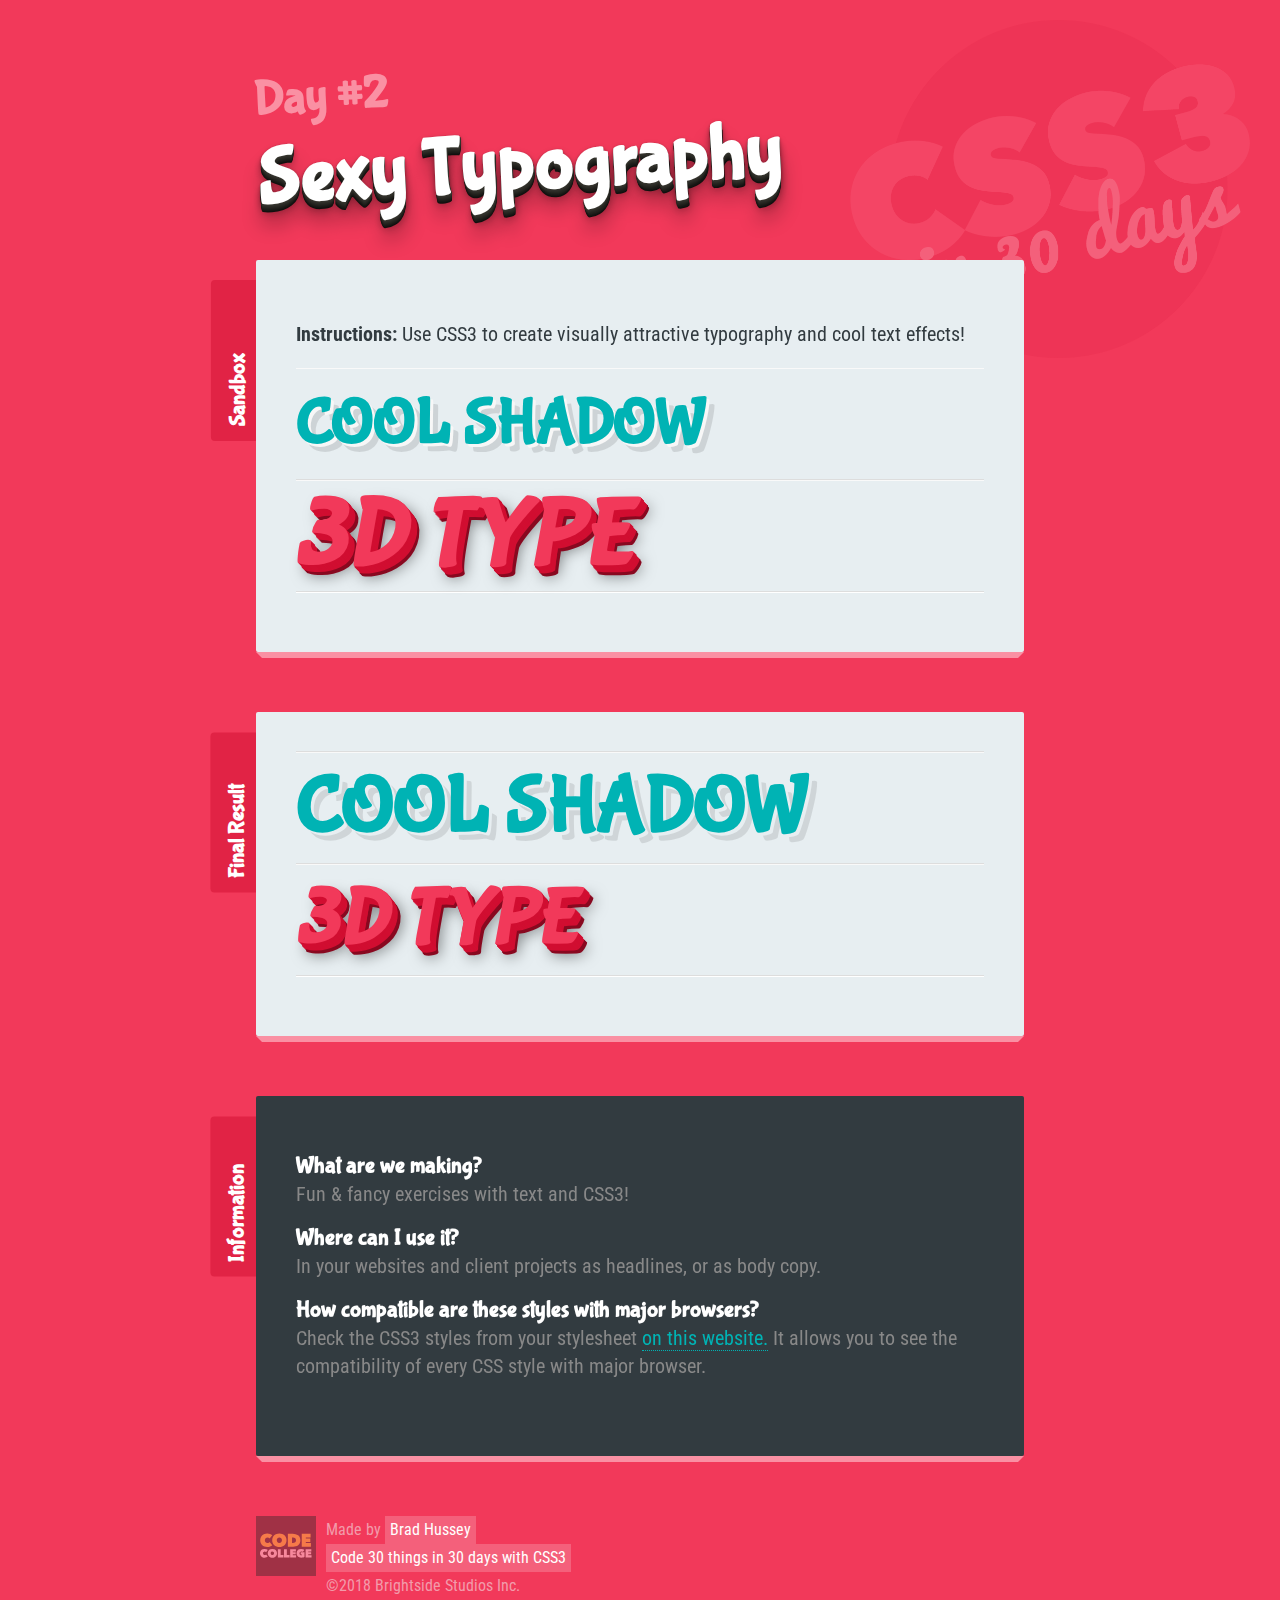
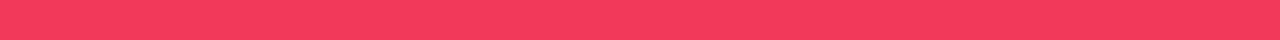
<file: 2 - Sexy Typography/index.html>
<!--
  Message from Brad:
  Thanks for watching CSS3 in 30 Days! You're awesome.
  Want more fun design & coding courses? Check out my website.

  https://codecollege.ca
  (it's free to start)
-->

<!DOCTYPE html>
<html>
  <head>
    <meta charset="utf-8">
    <title>Sexy Typography | Code 30 Things in 30 Days with CSS3</title>

    <!-- NORMALIZE CSS -->
    <link rel="stylesheet" href="../_theme-styles/normalize.css">

    <!-- PROJECT THEME CSS -->
    <link rel="stylesheet" href="../_theme-styles/theme.css">

    <!-- FINAL PROJECT CSS (use for reference) -->
    <link rel="stylesheet" href="final.css">

    <!-- SANDBOX CSS (this is your file!) -->
    <link rel="stylesheet" href="sandbox.css">

<link href="https://fonts.googleapis.com/css?family=Bubblegum+Sans|Nova+Mono|Roboto+Condensed" rel="stylesheet">
  </head>
  <body>
    <h1><small>Day #2</small> Sexy Typography</h1>



    <div class="sandbox">
      <h2>Sandbox <small>This is where you play</small></h2>
      <div class="content">

        <p><strong>Instructions:</strong> Use CSS3 to create visually attractive typography and cool text effects!</p>

        <section>

          <h4 class="shadow-typo">Cool Shadow</h4>

        </section>

        <section>

          <h4 class="threedee-typo">3D Type</h4>

        </section>

      </div>
    </div>

    <div class="final-result">
        <h2>Final Result <small>Use this for reference!</small></h2>
        <div class="content">

          <section>

            <h4 class="final__shadow-typo">Cool Shadow</h4>

          </section>

          <section>

            <h4 class="final__threedee-typo">3D Type</h4>

          </section>

        </div>
    </div>

    <div class="info">
      <h2>Information <small>About this lesson</small></h2>
      <h3>What are we making?</h3>
      <p>Fun &amp; fancy exercises with text and CSS3!</p>

      <h3>Where can I use it?</h3>
      <p>In your websites and client projects as headlines, or as body copy.</p>

      <h3>How compatible are these styles with major browsers?</h3>
      <p>Check the CSS3 styles from your stylesheet <a href="http://caniuse.com/">on this website.</a> It allows you to see the compatibility of every CSS style with major browser.</p>
    </div>

    <footer>
      <div class="logo">
        <a href="http://codecollege.ca/" id="logo">

          <img src="../_theme-styles/img/bggray.svg" width="60px" id="logo_bg-gray">
          <img src="../_theme-styles/img/bgyellow.svg" width="60px" id="logo_bg-yellow">
          <img src="../_theme-styles/img/codecollegelogo.svg" width="60px" id="logo_codecollege">

          <!-- <img src="../_theme-styles/img/codecollegelogo.png" alt="Learn to Code at CodeCollege.ca" height="60px"> -->

        </a>
      </div>
      <div class="made-by">
        Made by <a href="http://bradhussey.ca/">Brad Hussey</a>
      </div>
      <div class="course">
        <a href="http://codecollege.ca/">Code 30 things in 30 days with CSS3</a>
      </div>
      <div class="copyright">
        &copy;2018 Brightside Studios Inc.
      </div>
    </footer>
  </body>
</html>
</file>
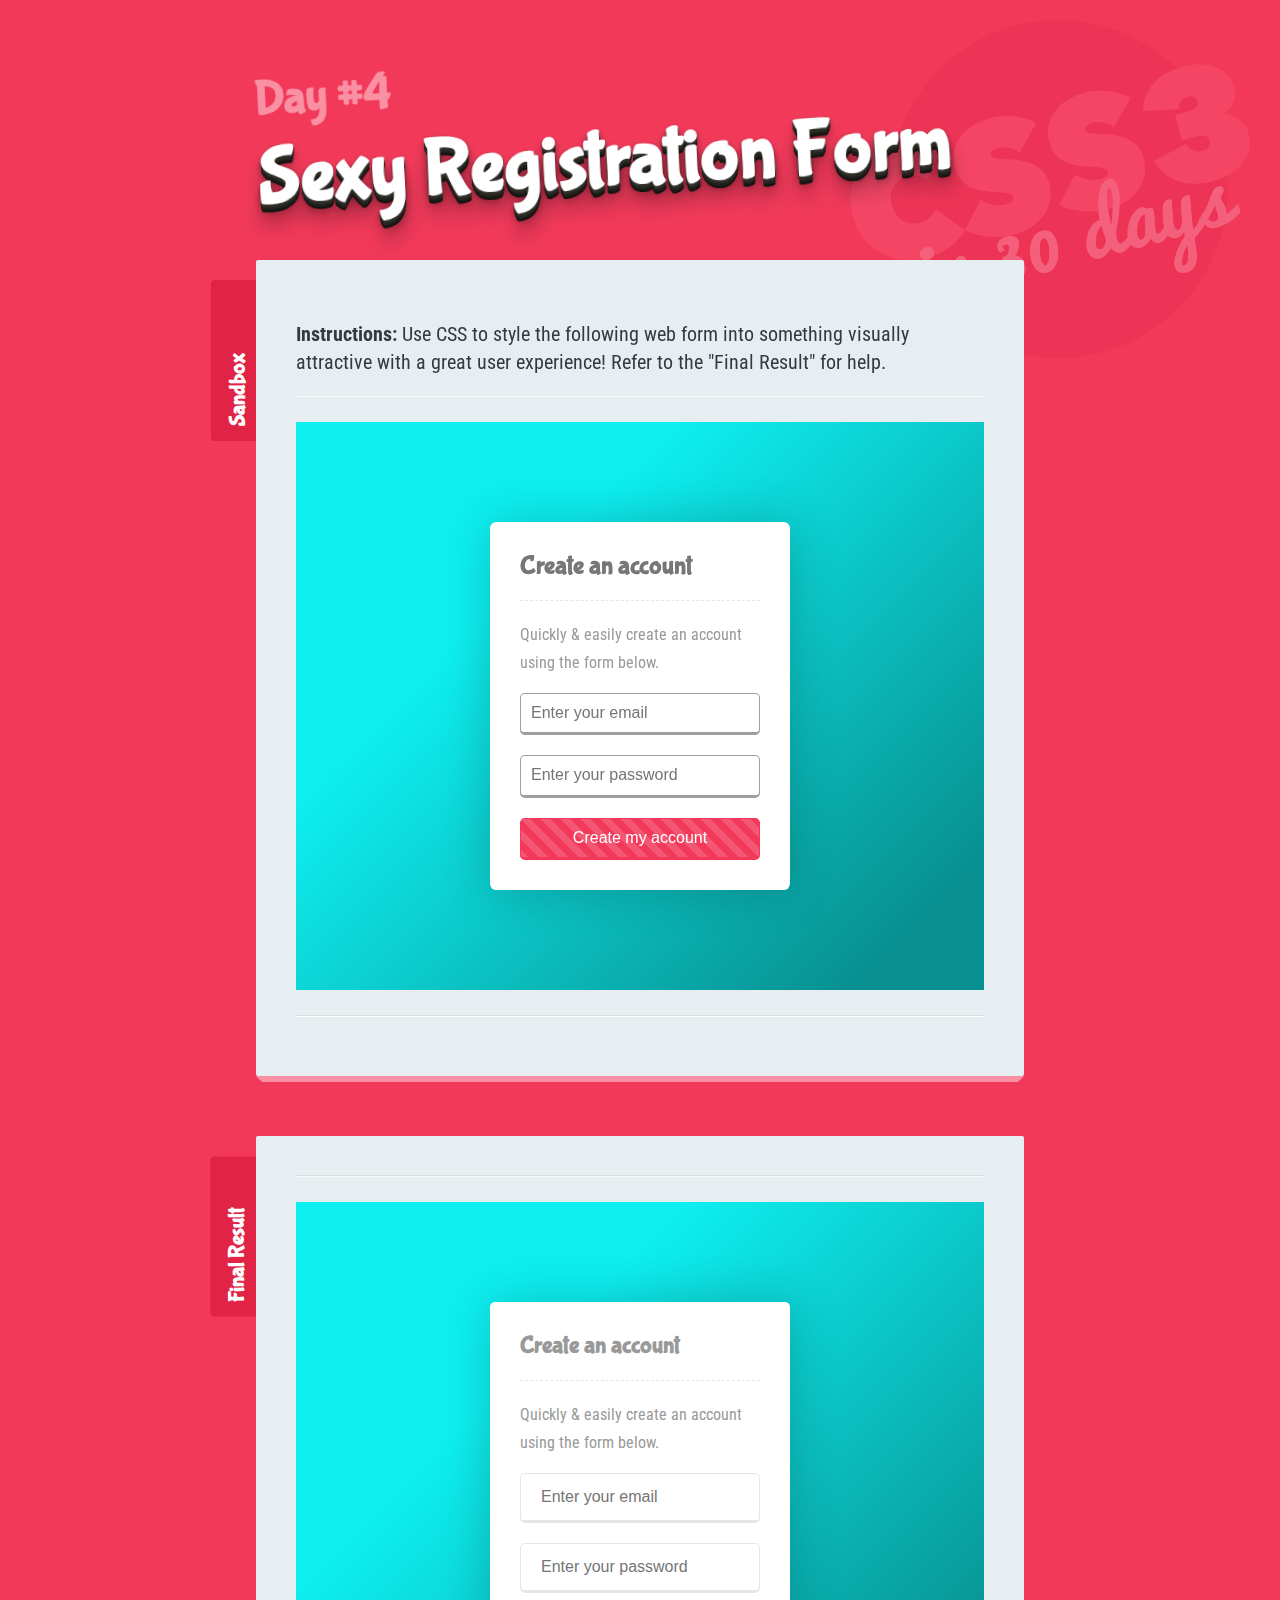
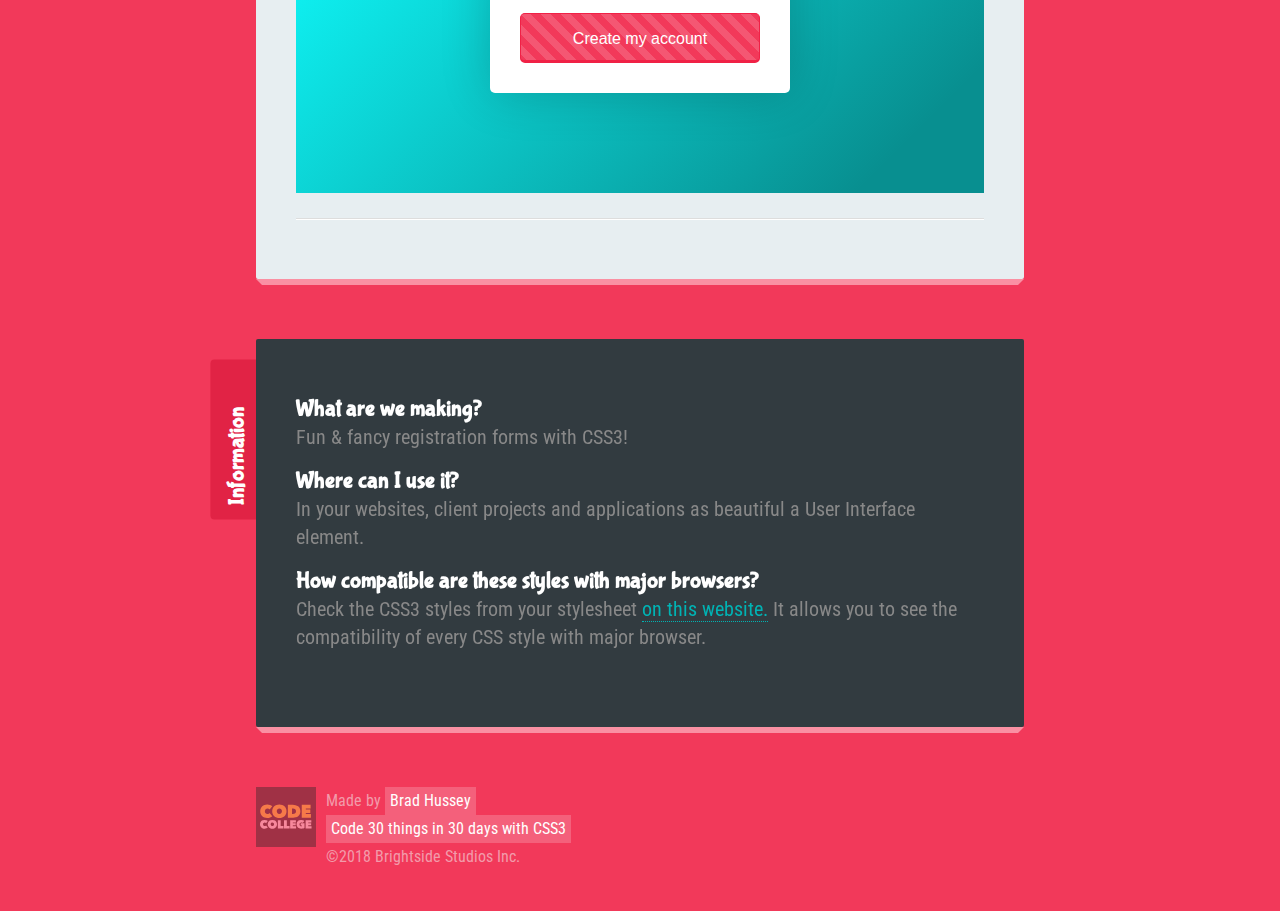
<file: 4 - Sexy Registration Form/index.html>
<!--
  Message from Brad:
  Thanks for watching CSS3 in 30 Days! You're awesome.
  Want more fun design & coding courses? Check out my website.

  https://codecollege.ca
  (it's free to start)
-->

<!DOCTYPE html>
<html>
  <head>
    <meta charset="utf-8">
    <title>Sexy Registration Form | Code 30 Things in 30 Days with CSS3</title>

    <!-- NORMALIZE CSS -->
    <link rel="stylesheet" href="../_theme-styles/normalize.css">

    <!-- PROJECT THEME CSS -->
    <link rel="stylesheet" href="../_theme-styles/theme.css">

    <!-- FINAL PROJECT CSS (use for reference) -->
    <link rel="stylesheet" href="final.css">

    <!-- SANDBOX CSS (this is your file!) -->
    <link rel="stylesheet" href="sandbox.css">

<link href="https://fonts.googleapis.com/css?family=Bubblegum+Sans|Nova+Mono|Roboto+Condensed" rel="stylesheet">
  </head>
  <body>
    <h1><small>Day #4</small> Sexy Registration Form</h1>



    <div class="sandbox">
      <h2>Sandbox <small>This is where you play</small></h2>
      <div class="content">

        <p><strong>Instructions:</strong> Use CSS to style the following web form into something visually attractive with a great user experience! Refer to the "Final Result" for help.</p>

        <section>

          <div class="register-wrapper">
            <div class="register-block">
              <h3 class="register-title">Create an account</h3>
              <p>Quickly &amp; easily create an account using the form below.</p>
              <form action="">
                <input type="email" placeholder="Enter your email"/>
                <input type="password" placeholder="Enter your password" />
                <input type="submit" value="Create my account"/>
              </form>
            </div>
          </div>

        </section>

      </div>
    </div>

    <div class="final-result">
        <h2>Final Result <small>Use this for reference!</small></h2>
        <div class="content">

          <section>

            <div class="final__register-wrapper">
              <div class="final__register-block">
                <h3 class="final__register-title">Create an account</h3>
                <p>Quickly &amp; easily create an account using the form below.</p>
                <form action="">
                  <input type="email" placeholder="Enter your email"/>
                  <input type="password" placeholder="Enter your password" />
                  <input type="submit" value="Create my account"/>
                </form>
              </div>
            </div>

          </section>

        </div>
    </div>

    <div class="info">
      <h2>Information <small>About this lesson</small></h2>
      <h3>What are we making?</h3>
      <p>Fun &amp; fancy registration forms with CSS3!</p>

      <h3>Where can I use it?</h3>
      <p>In your websites, client projects and applications as beautiful a User Interface element.</p>

      <h3>How compatible are these styles with major browsers?</h3>
      <p>Check the CSS3 styles from your stylesheet <a href="http://caniuse.com/">on this website.</a> It allows you to see the compatibility of every CSS style with major browser.</p>
    </div>

    <footer>
      <div class="logo">
        <a href="http://codecollege.ca/" id="logo">

          <img src="../_theme-styles/img/bggray.svg" width="60px" id="logo_bg-gray">
          <img src="../_theme-styles/img/bgyellow.svg" width="60px" id="logo_bg-yellow">
          <img src="../_theme-styles/img/codecollegelogo.svg" width="60px" id="logo_codecollege">

          <!-- <img src="../_theme-styles/img/codecollegelogo.png" alt="Learn to Code at CodeCollege.ca" height="60px"> -->

        </a>
      </div>
      <div class="made-by">
        Made by <a href="http://bradhussey.ca/">Brad Hussey</a>
      </div>
      <div class="course">
        <a href="http://codecollege.ca/">Code 30 things in 30 days with CSS3</a>
      </div>
      <div class="copyright">
        &copy;2018 Brightside Studios Inc.
      </div>
    </footer>
  </body>
</html>
</file>
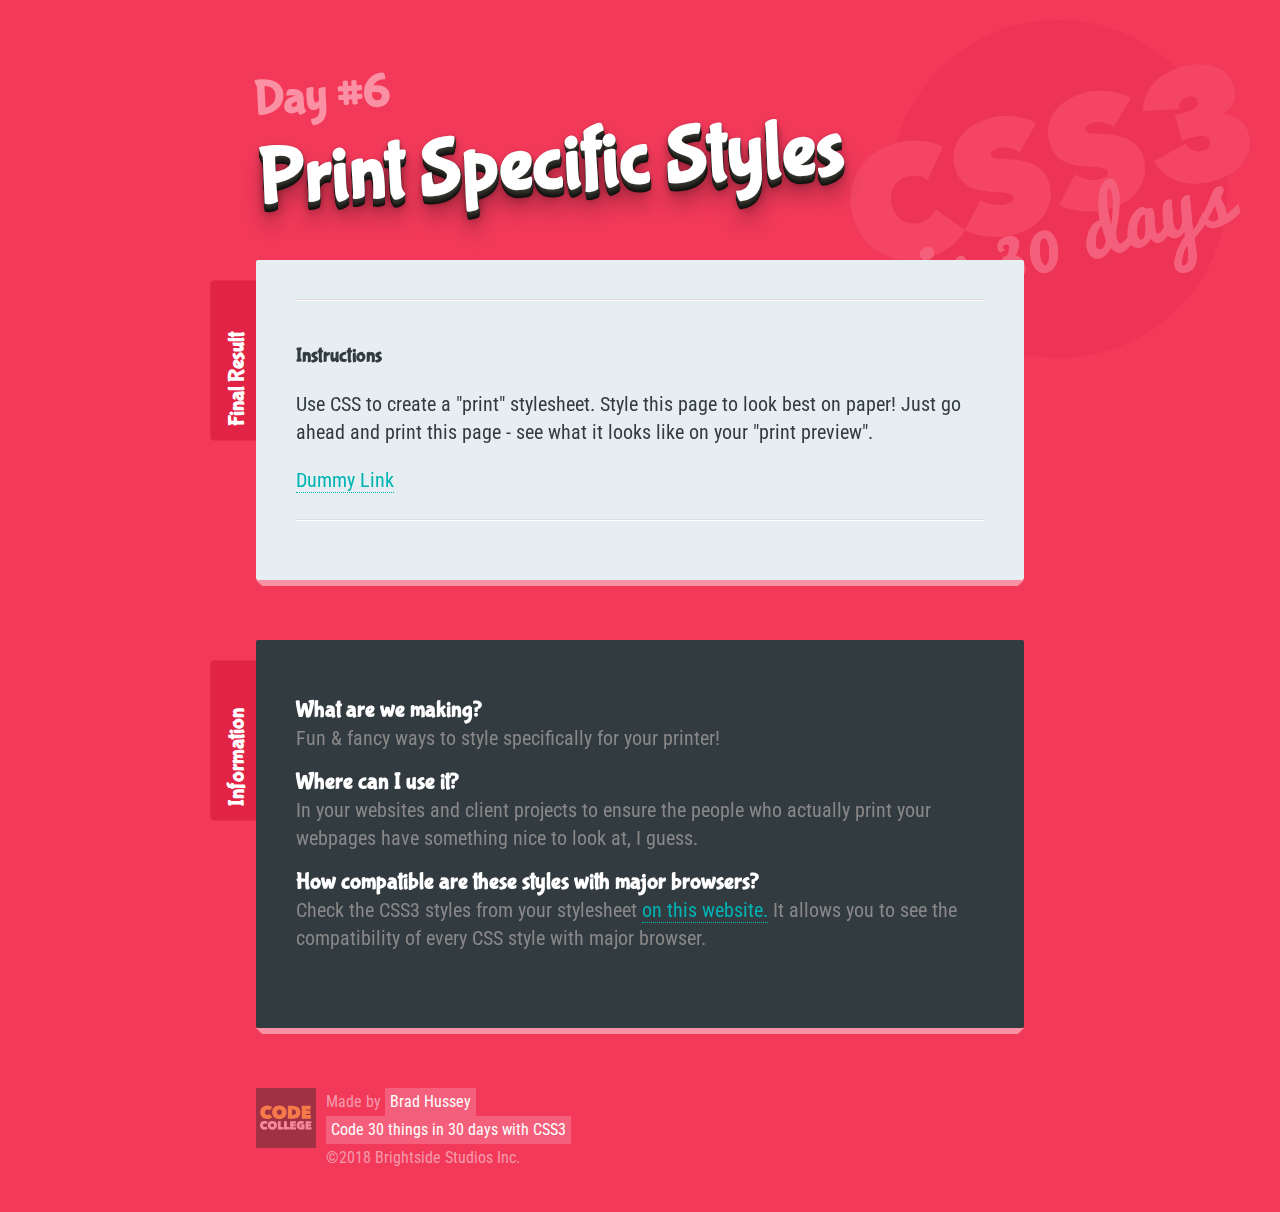
<file: 6 - Print Styles/index.html>
<!--
  Message from Brad:
  Thanks for watching CSS3 in 30 Days! You're awesome.
  Want more fun design & coding courses? Check out my website.

  https://codecollege.ca
  (it's free to start)
-->

<!DOCTYPE html>
<html>
  <head>
    <meta charset="utf-8">
    <title>Print Styles | Code 30 Things in 30 Days with CSS3</title>

    <!-- NORMALIZE CSS -->
    <link rel="stylesheet" href="../_theme-styles/normalize.css">

    <!-- PROJECT THEME CSS -->
    <link rel="stylesheet" href="../_theme-styles/theme.css">

    <!-- FINAL PROJECT CSS (use for reference) -->
    <!-- UNCOMMENT THE FOLLOWING TO VIEW FINAL CSS IN BROWSER -->
    <!-- <link rel="stylesheet" href="final.css"> -->

    <!-- SANDBOX CSS (this is your file!) -->
    <link rel="stylesheet" href="sandbox.css">

<link href="https://fonts.googleapis.com/css?family=Bubblegum+Sans|Nova+Mono|Roboto+Condensed" rel="stylesheet">
  </head>
  <body>
    <h1><small>Day #6</small> Print Specific Styles</h1>




    <div class="final-result">
        <h2>Final Result <small>Use this for reference!</small></h2>
        <div class="content">

          <section>

            <h4>Instructions</h4>
            <p>Use CSS to create a "print" stylesheet. Style this page to look best on paper! Just go ahead and print this page - see what it looks like on your "print preview".</p>
            <a href="https://bitsofco.de/">Dummy Link</a>

          </section>

        </div>
    </div>

    <div class="info">
      <h2>Information <small>About this lesson</small></h2>
      <h3>What are we making?</h3>
      <p>Fun &amp; fancy ways to style specifically for your printer!</p>

      <h3>Where can I use it?</h3>
      <p>In your websites and client projects to ensure the people who actually print your webpages have something nice to look at, I guess.</p>

      <h3>How compatible are these styles with major browsers?</h3>
      <p>Check the CSS3 styles from your stylesheet <a href="http://caniuse.com/">on this website.</a> It allows you to see the compatibility of every CSS style with major browser.</p>
    </div>

    <footer>
      <div class="logo">
        <a href="http://codecollege.ca/" id="logo">

          <img src="../_theme-styles/img/bggray.svg" width="60px" id="logo_bg-gray">
          <img src="../_theme-styles/img/bgyellow.svg" width="60px" id="logo_bg-yellow">
          <img src="../_theme-styles/img/codecollegelogo.svg" width="60px" id="logo_codecollege">

          <!-- <img src="../_theme-styles/img/codecollegelogo.png" alt="Learn to Code at CodeCollege.ca" height="60px"> -->

        </a>
      </div>
      <div class="made-by">
        Made by <a href="http://bradhussey.ca/">Brad Hussey</a>
      </div>
      <div class="course">
        <a href="http://codecollege.ca/">Code 30 things in 30 days with CSS3</a>
      </div>
      <div class="copyright">
        &copy;2018 Brightside Studios Inc.
      </div>
    </footer>
  </body>
</html>
</file>
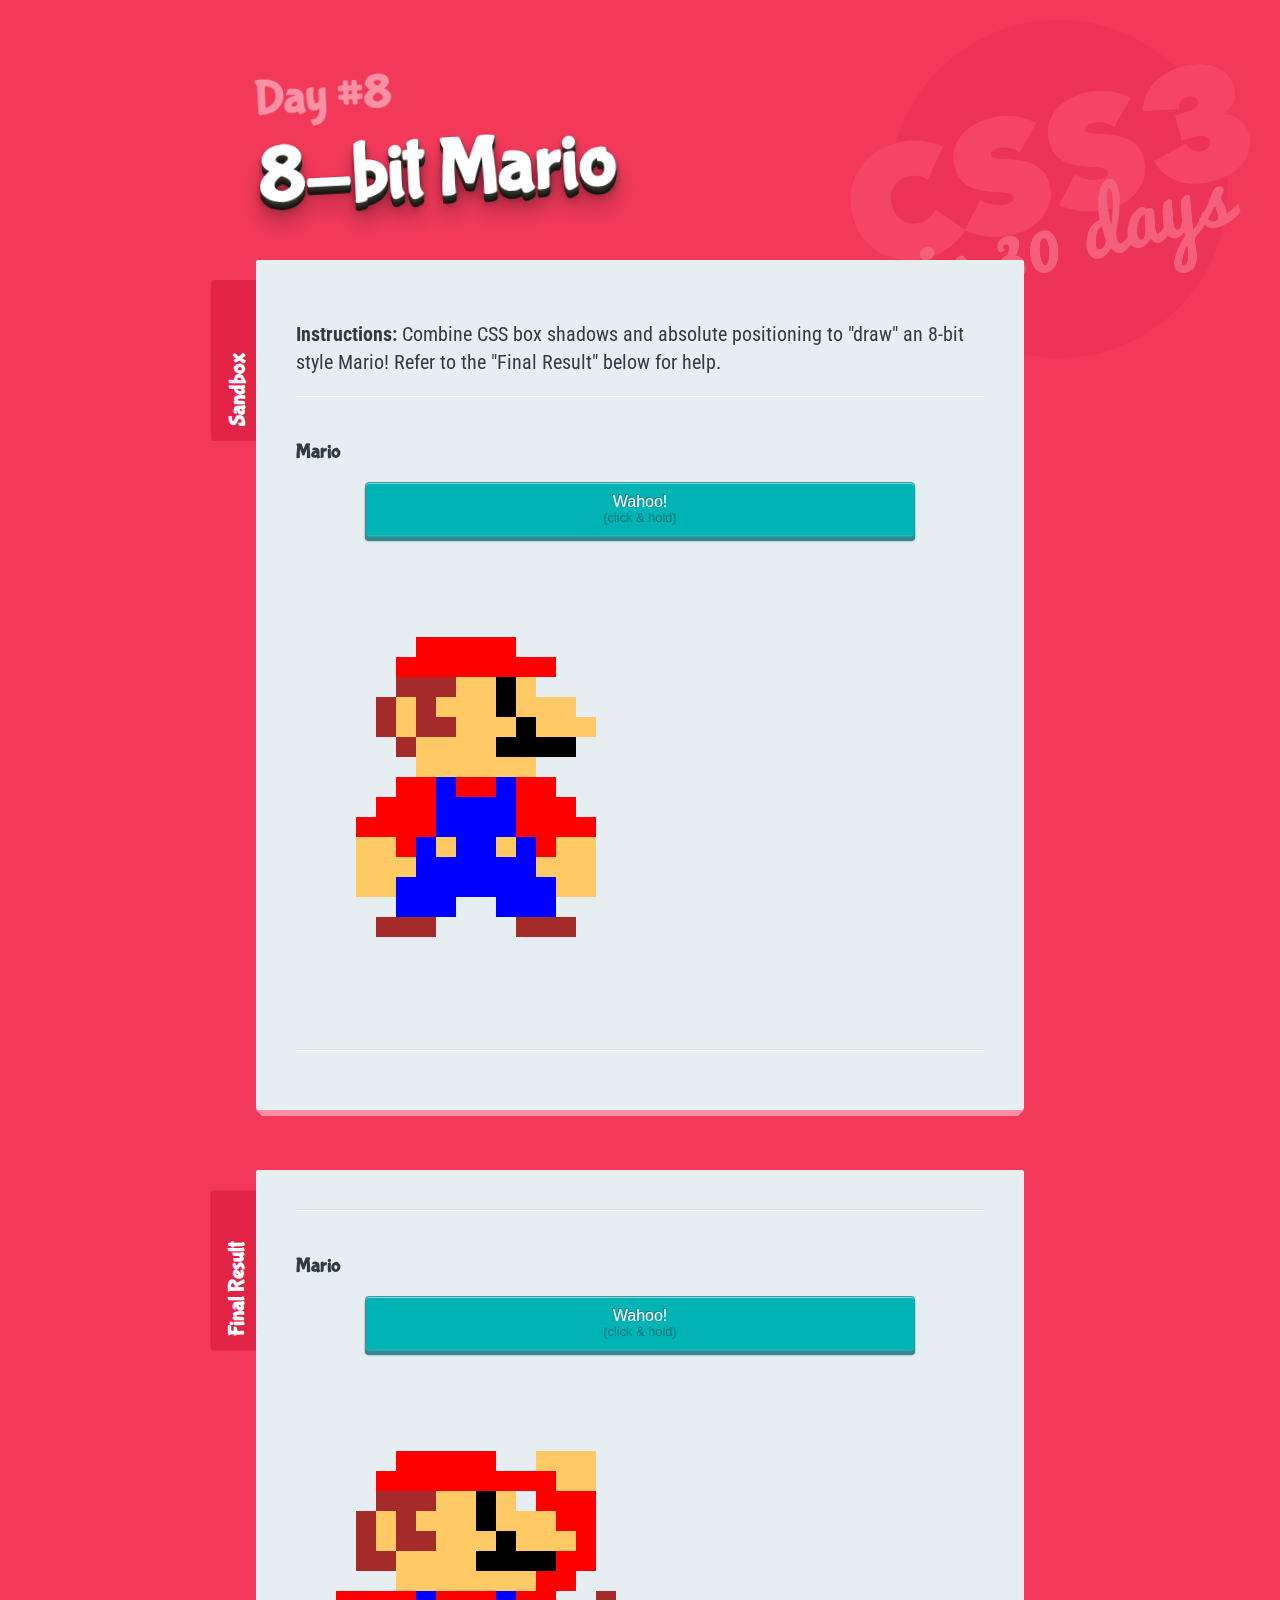
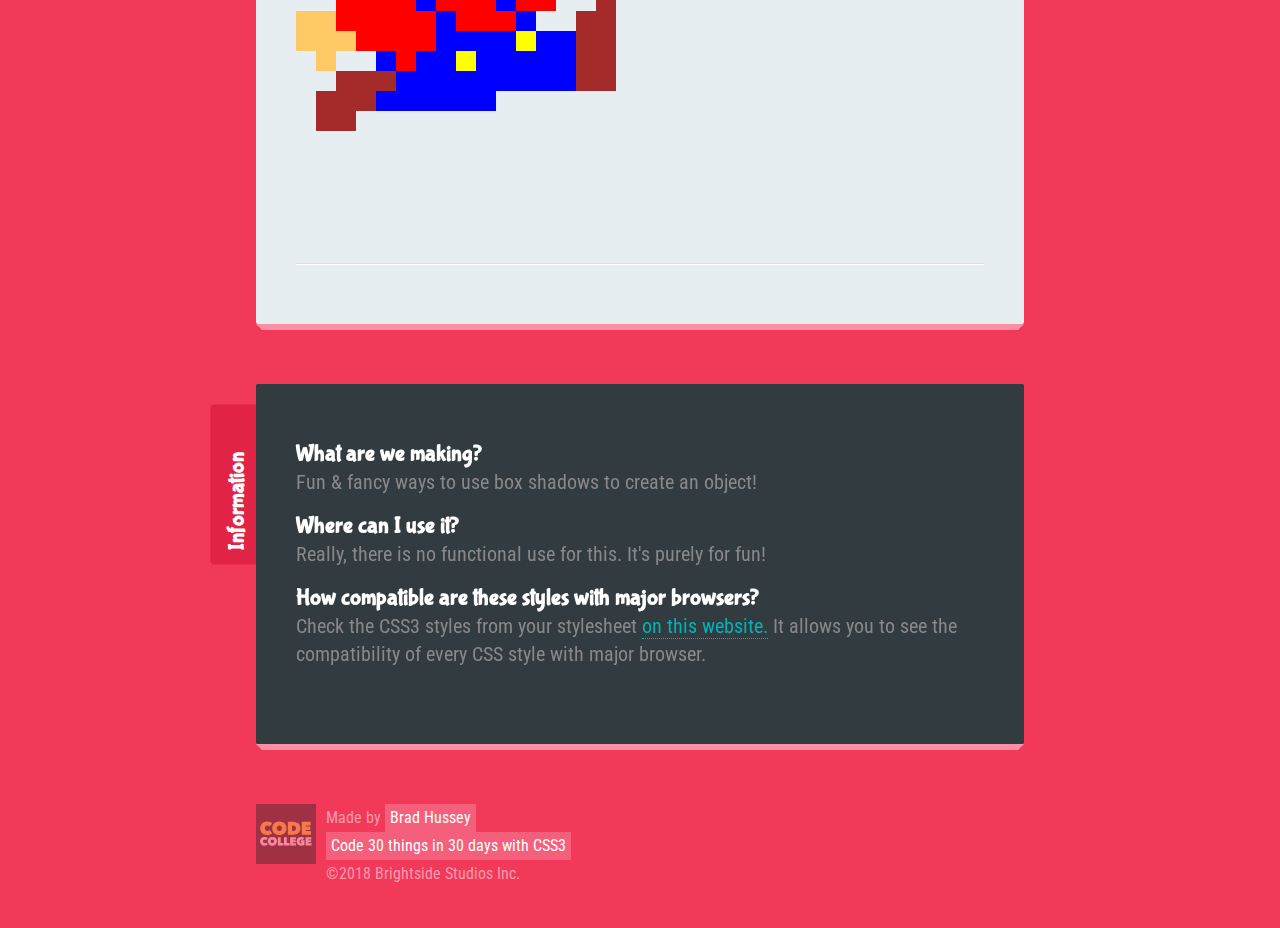
<file: 8 - 8-bit Mario/index.html>
<!--
  Message from Brad:
  Thanks for watching CSS3 in 30 Days! You're awesome.
  Want more fun design & coding courses? Check out my website.

  https://codecollege.ca
  (it's free to start)
-->

<!DOCTYPE html>
<html>
  <head>
    <meta charset="utf-8">
    <title>8-bit Mario | Code 30 Things in 30 Days with CSS3</title>

    <!-- NORMALIZE CSS -->
    <link rel="stylesheet" href="../_theme-styles/normalize.css">

    <!-- PROJECT THEME CSS -->
    <link rel="stylesheet" href="../_theme-styles/theme.css">

    <!-- FINAL PROJECT CSS (use for reference) -->
    <link rel="stylesheet" href="final.css">

    <!-- SANDBOX CSS (this is your file!) -->
    <link rel="stylesheet" href="sandbox.css">

<link href="https://fonts.googleapis.com/css?family=Bubblegum+Sans|Nova+Mono|Roboto+Condensed" rel="stylesheet">
  </head>
  <body>
    <h1><small>Day #8</small> 8-bit Mario</h1>



    <div class="sandbox">
      <h2>Sandbox <small>This is where you play</small></h2>
      <div class="content">

        <p><strong>Instructions:</strong> Combine CSS box shadows and absolute positioning to "draw" an 8-bit style Mario! Refer to the "Final Result" below for help.</p>

        <section>

          <h4>Mario</h4>
          <button class="button-theme" id="wahoo">Wahoo! <small>(click &amp; hold)</small></button>

          <div class="mario-block">
            <div class="mario"></div>
          </div>

        </section>

      </div>
    </div>

    <div class="final-result">
        <h2>Final Result <small>Use this for reference!</small></h2>
        <div class="content">

          <section>

            <h4>Mario</h4>
            <button class="button-theme" id="final__wahoo">Wahoo! <small>(click &amp; hold)</small></button>

            <div class="final__mario-block">
              <div class="final__mario"></div>
            </div>

          </section>

        </div>
    </div>

    <div class="info">
      <h2>Information <small>About this lesson</small></h2>
      <h3>What are we making?</h3>
      <p>Fun &amp; fancy ways to use box shadows to create an object!</p>

      <h3>Where can I use it?</h3>
      <p>Really, there is no functional use for this. It's purely for fun!</p>

      <h3>How compatible are these styles with major browsers?</h3>
      <p>Check the CSS3 styles from your stylesheet <a href="http://caniuse.com/">on this website.</a> It allows you to see the compatibility of every CSS style with major browser.</p>
    </div>

    <footer>
      <div class="logo">
        <a href="http://codecollege.ca/" id="logo">

          <img src="../_theme-styles/img/bggray.svg" width="60px" id="logo_bg-gray">
          <img src="../_theme-styles/img/bgyellow.svg" width="60px" id="logo_bg-yellow">
          <img src="../_theme-styles/img/codecollegelogo.svg" width="60px" id="logo_codecollege">

          <!-- <img src="../_theme-styles/img/codecollegelogo.png" alt="Learn to Code at CodeCollege.ca" height="60px"> -->

        </a>
      </div>
      <div class="made-by">
        Made by <a href="http://bradhussey.ca/">Brad Hussey</a>
      </div>
      <div class="course">
        <a href="http://codecollege.ca/">Code 30 things in 30 days with CSS3</a>
      </div>
      <div class="copyright">
        &copy;2018 Brightside Studios Inc.
      </div>
    </footer>
  </body>
</html>
</file>
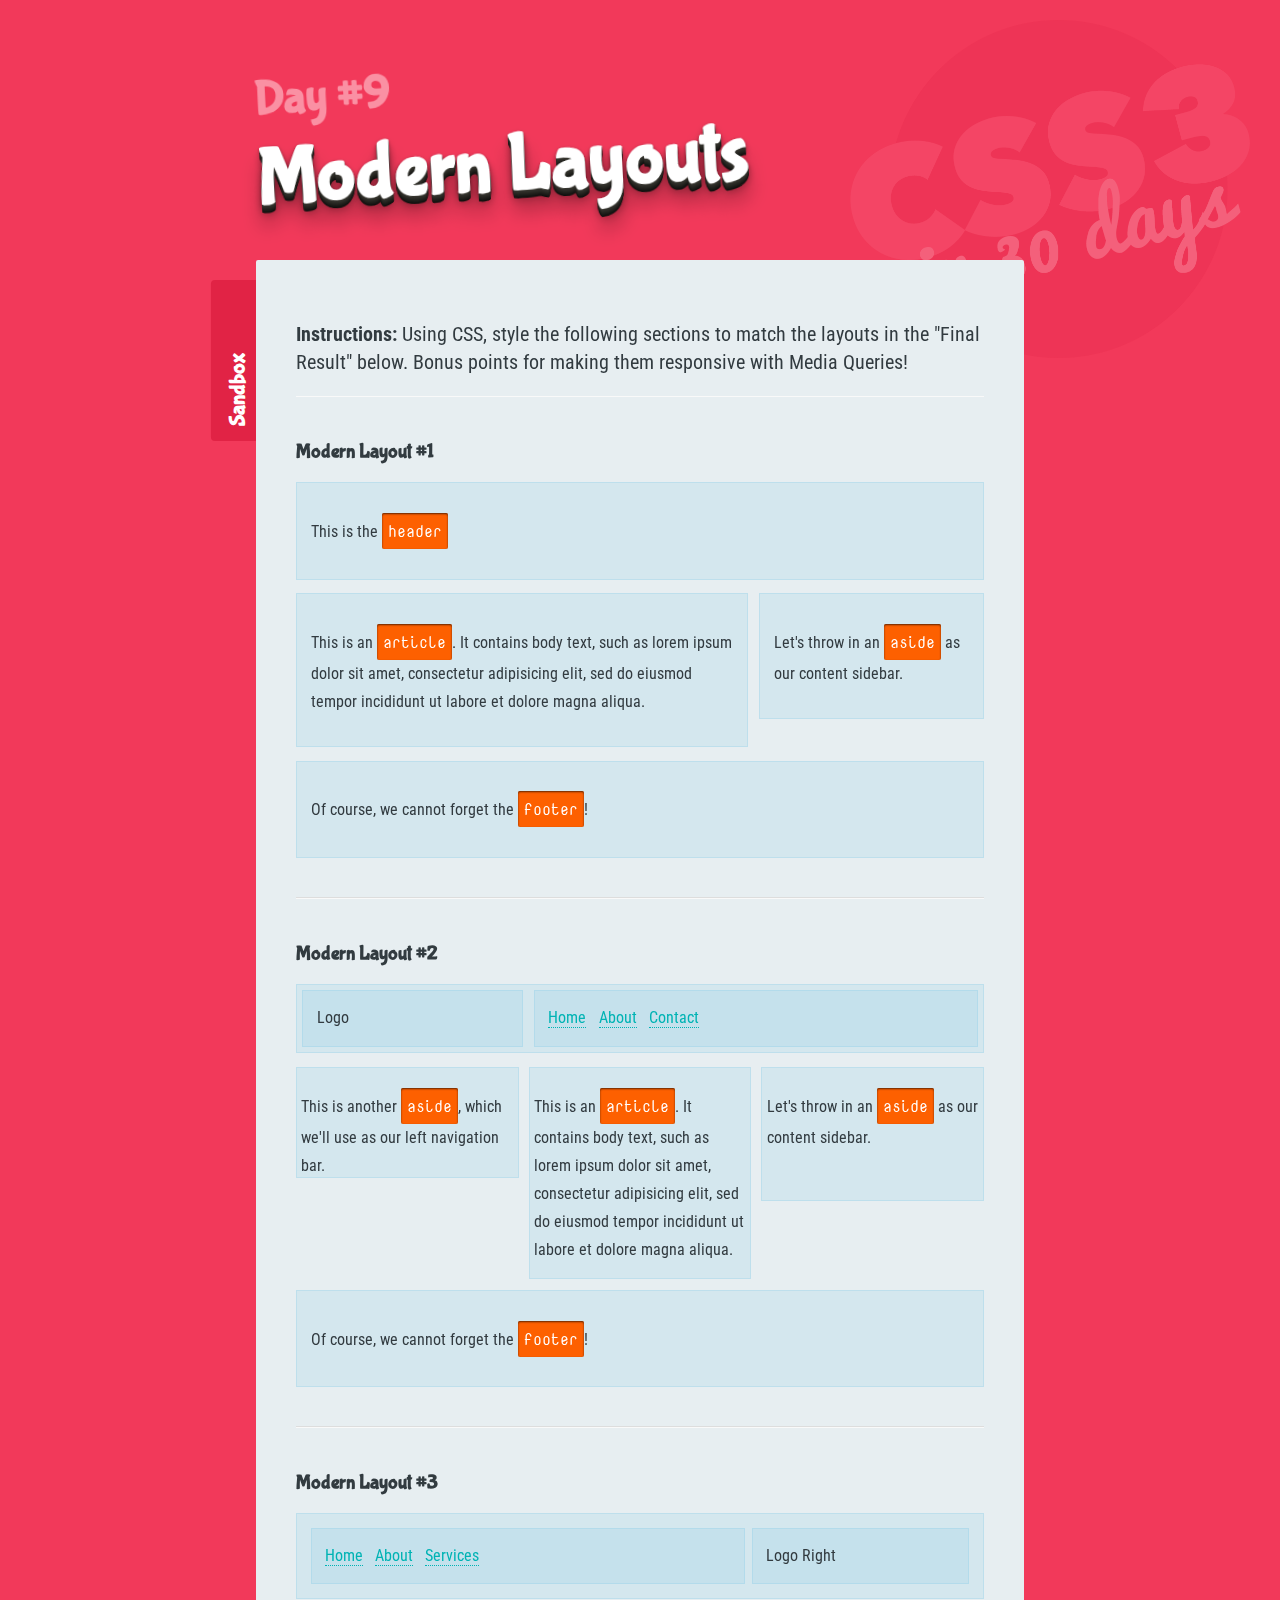
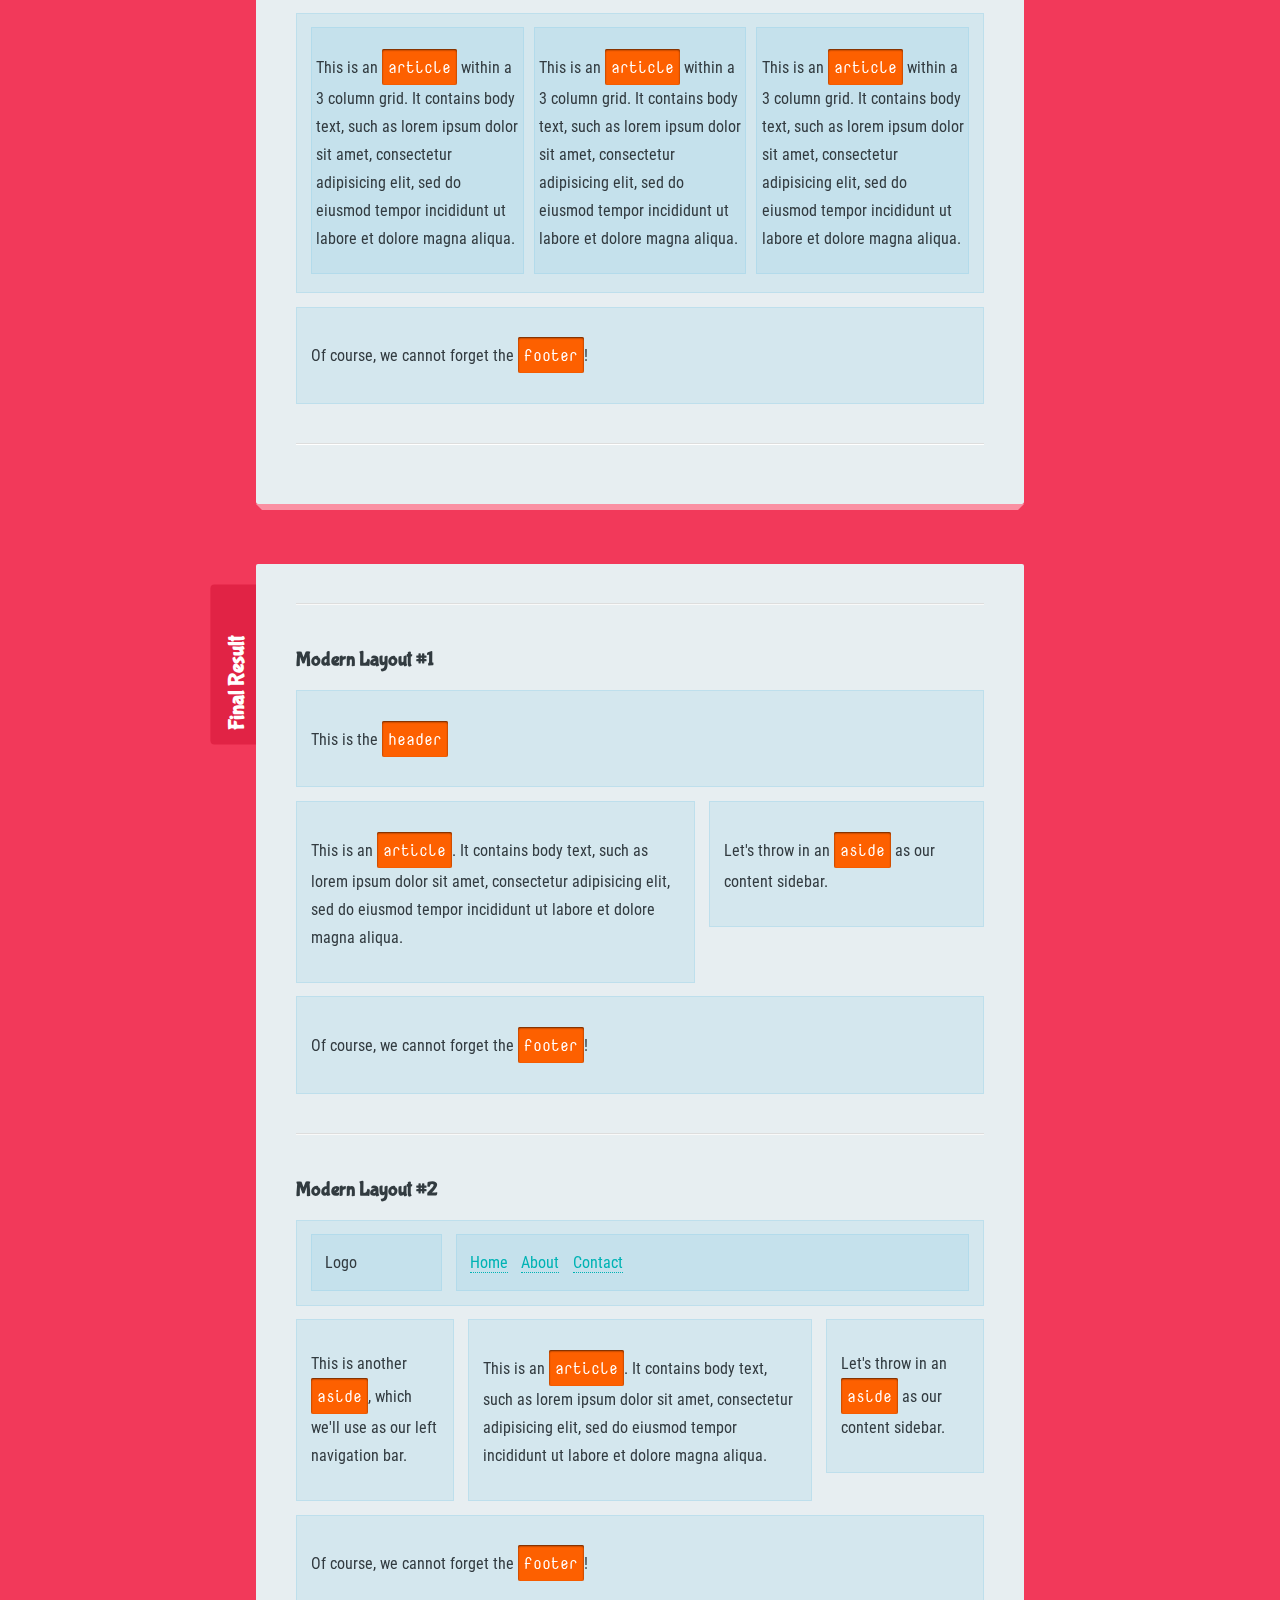
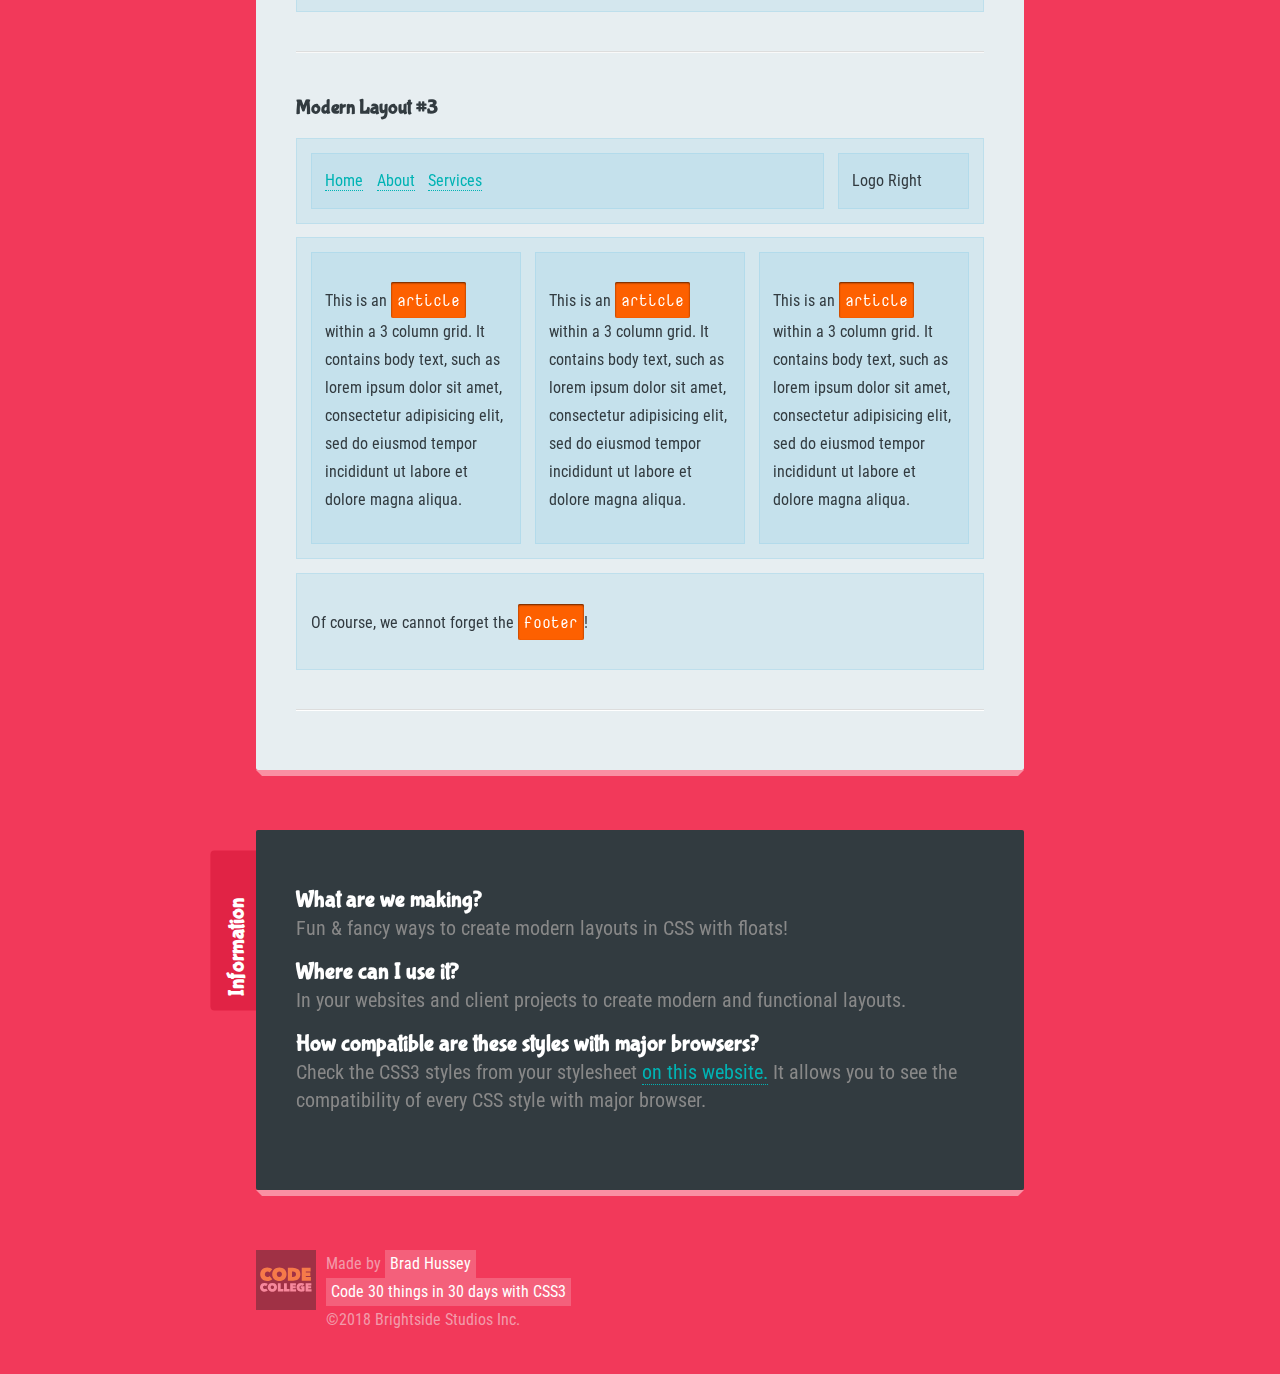
<file: 9 - Modern Layouts/index.html>
<!--
  Message from Brad:
  Thanks for watching CSS3 in 30 Days! You're awesome.
  Want more fun design & coding courses? Check out my website.

  https://codecollege.ca
  (it's free to start)
-->

<!DOCTYPE html>
<html>

<head>
  <meta charset="utf-8">
  <title>Modern Layouts | Code 30 Things in 30 Days with CSS3</title>

  <!-- NORMALIZE CSS -->
  <link rel="stylesheet" href="../_theme-styles/normalize.css">

  <!-- PROJECT THEME CSS -->
  <link rel="stylesheet" href="../_theme-styles/theme.css">

  <!-- FINAL PROJECT CSS (use for reference) -->
  <link rel="stylesheet" href="final.css">

  <!-- SANDBOX CSS (this is your file!) -->
  <link rel="stylesheet" href="sandbox.css">

  <link href="https://fonts.googleapis.com/css?family=Bubblegum+Sans|Nova+Mono|Roboto+Condensed" rel="stylesheet">
</head>

<body>
  <h1><small>Day #9</small> Modern Layouts</h1>



  <div class="sandbox">
    <h2>Sandbox <small>This is where you play</small></h2>
    <div class="content">

      <p><strong>Instructions:</strong> Using CSS, style the following sections to match the layouts in the "Final
        Result" below. Bonus points for making them responsive with Media Queries!</p>

      <section class="layout1">
        <h4>Modern Layout #1</h4>

        <header>
          <p>This is the <code>header</code></p>
        </header>
        <div>
          <article>
            <p>This is an <code>article</code>. It contains body text, such as lorem ipsum dolor sit amet, consectetur
              adipisicing elit, sed do eiusmod tempor incididunt ut labore et dolore magna aliqua.</p>
          </article>
          <aside>
            <p>Let's throw in an <code>aside</code> as our content sidebar.</p>
          </aside>

        </div>
        <footer>
          <p>Of course, we cannot forget the <code>footer</code>!</p>
        </footer>
      </section>

      <section class="layout2">
        <h4>Modern Layout #2</h4>

        <header>
          <div class="logo">
            Logo
          </div>
          <nav>
            <ul>
              <li><a href="#">Home</a></li>
              <li><a href="#">About</a></li>
              <li><a href="#">Contact</a></li>
            </ul>
          </nav>
        </header>
        <div>

          <aside class="sidenav">
            <p>This is another <code>aside</code>, which we'll use as our left navigation bar.</p>
          </aside>
          <article>
            <p>This is an <code>article</code>. It contains body text, such as lorem ipsum dolor sit amet, consectetur
              adipisicing elit, sed do eiusmod tempor incididunt ut labore et dolore magna aliqua.</p>
          </article>
          <aside class="sidebar">
            <p>Let's throw in an <code>aside</code> as our content sidebar.</p>
          </aside>

        </div>
        <footer>
          <p>Of course, we cannot forget the <code>footer</code>!</p>
        </footer>
      </section>

      <section class="layout3">
        <h4>Modern Layout #3</h4>

        <header>
          <div class="logo">
            Logo Right
          </div>
          <nav>
            <ul>
              <li><a href="#">Home</a></li>
              <li><a href="#">About</a></li>
              <li><a href="#">Services</a></li>
            </ul>
          </nav>
        </header>
        <div class="articles">
          <article>
            <p>This is an <code>article</code> within a 3 column grid. It contains body text, such as lorem ipsum dolor
              sit amet, consectetur adipisicing elit, sed do eiusmod tempor incididunt ut labore et dolore magna aliqua.
            </p>
          </article>
          <article>
            <p>This is an <code>article</code> within a 3 column grid. It contains body text, such as lorem ipsum dolor
              sit amet, consectetur adipisicing elit, sed do eiusmod tempor incididunt ut labore et dolore magna aliqua.
            </p>
          </article>
          <article>
            <p>This is an <code>article</code> within a 3 column grid. It contains body text, such as lorem ipsum dolor
              sit amet, consectetur adipisicing elit, sed do eiusmod tempor incididunt ut labore et dolore magna aliqua.
            </p>
          </article>
        </div>
        <footer>
          <p>Of course, we cannot forget the <code>footer</code>!</p>
        </footer>
      </section>

    </div>
  </div>

  <div class="final-result">
    <h2>Final Result <small>Use this for reference!</small></h2>
    <div class="content">

      <section class="final__layout1">
        <h4>Modern Layout #1</h4>

        <header>
          <p>This is the <code>header</code></p>
        </header>
        <article>
          <p>This is an <code>article</code>. It contains body text, such as lorem ipsum dolor sit amet, consectetur
            adipisicing elit, sed do eiusmod tempor incididunt ut labore et dolore magna aliqua.</p>
        </article>
        <aside>
          <p>Let's throw in an <code>aside</code> as our content sidebar.</p>
        </aside>
        <footer>
          <p>Of course, we cannot forget the <code>footer</code>!</p>
        </footer>
      </section>

      <section class="final__layout2">
        <h4>Modern Layout #2</h4>

        <header>
          <div class="logo">
            Logo
          </div>
          <nav>
            <ul>
              <li><a href="#">Home</a></li>
              <li><a href="#">About</a></li>
              <li><a href="#">Contact</a></li>
            </ul>
          </nav>
        </header>
        <aside class="sidenav">
          <p>This is another <code>aside</code>, which we'll use as our left navigation bar.</p>
        </aside>
        <article>
          <p>This is an <code>article</code>. It contains body text, such as lorem ipsum dolor sit amet, consectetur
            adipisicing elit, sed do eiusmod tempor incididunt ut labore et dolore magna aliqua.</p>
        </article>
        <aside class="sidebar">
          <p>Let's throw in an <code>aside</code> as our content sidebar.</p>
        </aside>
        <footer>
          <p>Of course, we cannot forget the <code>footer</code>!</p>
        </footer>
      </section>

      <section class="final__layout3">
        <h4>Modern Layout #3</h4>

        <header>
          <div class="logo">
            Logo Right
          </div>
          <nav>
            <ul>
              <li><a href="#">Home</a></li>
              <li><a href="#">About</a></li>
              <li><a href="#">Services</a></li>
            </ul>
          </nav>
        </header>
        <div class="articles">
          <article>
            <p>This is an <code>article</code> within a 3 column grid. It contains body text, such as lorem ipsum dolor
              sit amet, consectetur adipisicing elit, sed do eiusmod tempor incididunt ut labore et dolore magna aliqua.
            </p>
          </article>
          <article>
            <p>This is an <code>article</code> within a 3 column grid. It contains body text, such as lorem ipsum dolor
              sit amet, consectetur adipisicing elit, sed do eiusmod tempor incididunt ut labore et dolore magna aliqua.
            </p>
          </article>
          <article>
            <p>This is an <code>article</code> within a 3 column grid. It contains body text, such as lorem ipsum dolor
              sit amet, consectetur adipisicing elit, sed do eiusmod tempor incididunt ut labore et dolore magna aliqua.
            </p>
          </article>
        </div>
        <footer>
          <p>Of course, we cannot forget the <code>footer</code>!</p>
        </footer>
      </section>

    </div>
  </div>

  <div class="info">
    <h2>Information <small>About this lesson</small></h2>
    <h3>What are we making?</h3>
    <p>Fun &amp; fancy ways to create modern layouts in CSS with floats!</p>

    <h3>Where can I use it?</h3>
    <p>In your websites and client projects to create modern and functional layouts.</p>

    <h3>How compatible are these styles with major browsers?</h3>
    <p>Check the CSS3 styles from your stylesheet <a href="http://caniuse.com/">on this website.</a> It allows you to
      see the compatibility of every CSS style with major browser.</p>
  </div>

  <footer>
    <div class="logo">
      <a href="http://codecollege.ca/" id="logo">

        <img src="../_theme-styles/img/bggray.svg" width="60px" id="logo_bg-gray">
        <img src="../_theme-styles/img/bgyellow.svg" width="60px" id="logo_bg-yellow">
        <img src="../_theme-styles/img/codecollegelogo.svg" width="60px" id="logo_codecollege">

        <!-- <img src="../_theme-styles/img/codecollegelogo.png" alt="Learn to Code at CodeCollege.ca" height="60px"> -->

      </a>
    </div>
    <div class="made-by">
      Made by <a href="http://bradhussey.ca/">Brad Hussey</a>
    </div>
    <div class="course">
      <a href="http://codecollege.ca/">Code 30 things in 30 days with CSS3</a>
    </div>
    <div class="copyright">
      &copy;2018 Brightside Studios Inc.
    </div>
  </footer>
</body>

</html>
</file>
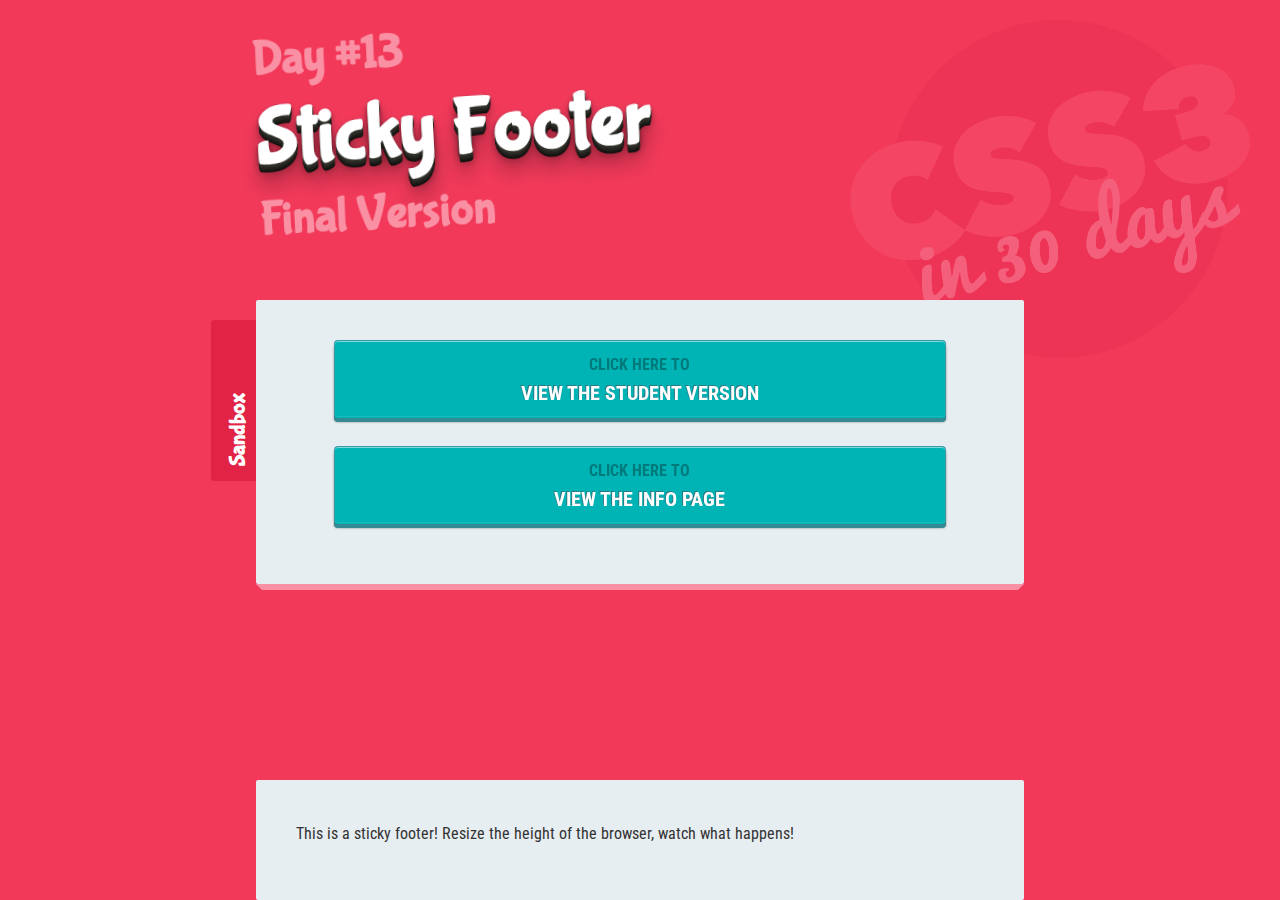
<file: 13/final.html>
<!DOCTYPE html>
<html>
  <head>
    <meta charset="utf-8">
    <title>Sticky Footer | Code 30 Things in 30 Days with CSS3</title>

    <!-- NORMALIZE CSS -->
    <link rel="stylesheet" href="../_theme-styles/normalize.css">

    <!-- PROJECT THEME CSS -->
    <link rel="stylesheet" href="../_theme-styles/theme.css">

    <!-- FINAL PROJECT CSS (use for reference) -->
    <link rel="stylesheet" href="final.css">

<link href="https://fonts.googleapis.com/css?family=Bubblegum+Sans|Nova+Mono|Roboto+Condensed" rel="stylesheet">
  </head>
  <body class="sticky-footer-lesson">

      <div class="page-content">
        <h1><small>Day #13</small> Sticky Footer <small>Final Version</small></h1>

        <div class="sandbox">
          <h2>Sandbox <small>This is where you play</small></h2>
          <div class="content">

            <a href="student.html" class="button-theme"><small>Click here to</small>View the student version</a><br>
            <a href="index.html" class="button-theme"><small>Click here to</small>View the info page</a>

          </div>
        </div>
      </div>

      <footer>
        <div>This is a sticky footer! Resize the height of the browser, watch what happens!</div>
      </footer>

  </body>
</html>
</file>
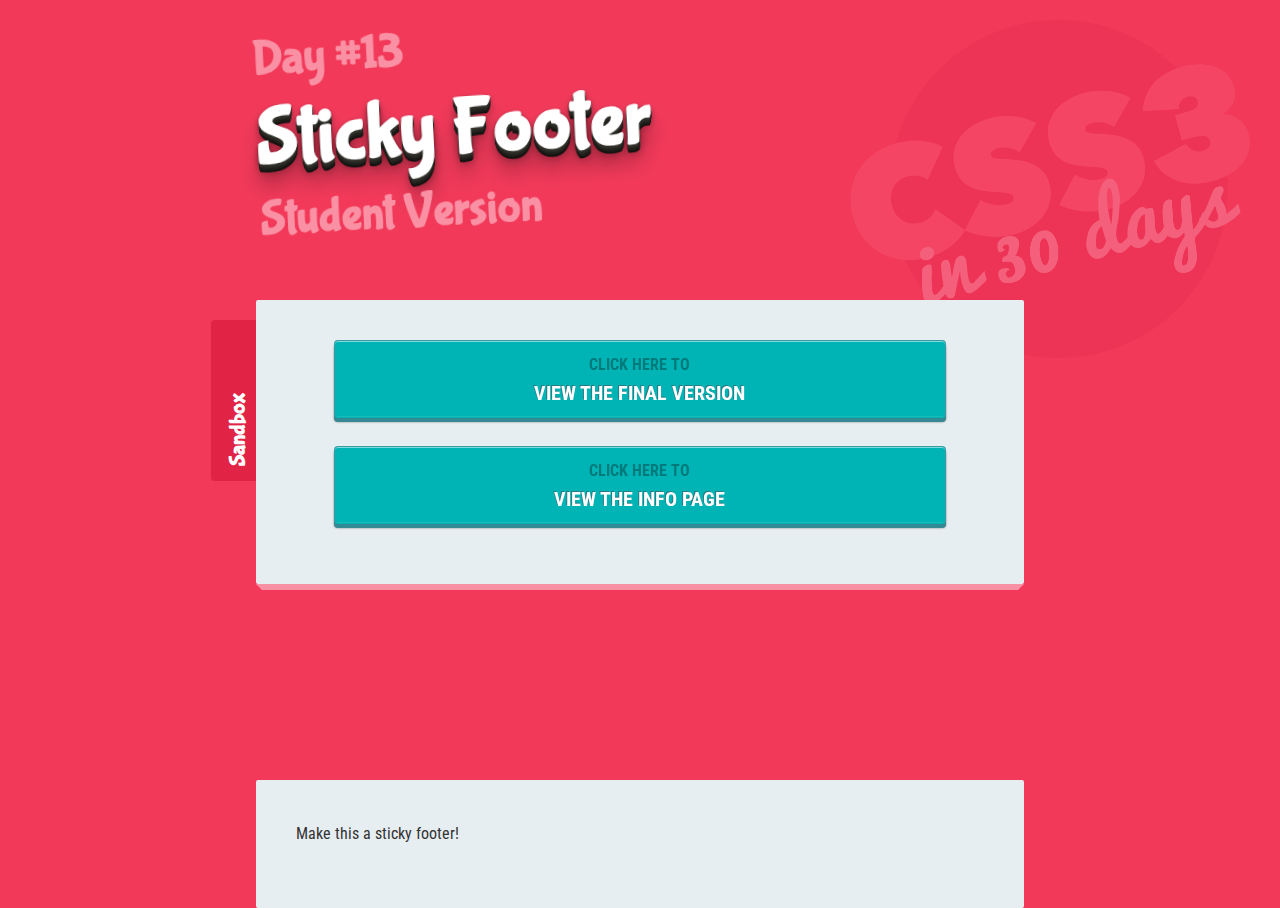
<file: 13/student.html>
<!DOCTYPE html>
<html>
  <head>
    <meta charset="utf-8">
    <title>Sticky Footer | Code 30 Things in 30 Days with CSS3</title>

    <!-- NORMALIZE CSS -->
    <link rel="stylesheet" href="../_theme-styles/normalize.css">

    <!-- PROJECT THEME CSS -->
    <link rel="stylesheet" href="../_theme-styles/theme.css">

    <!-- SANDBOX CSS (this is your file!) -->
    <link rel="stylesheet" href="sandbox.css">

<link href="https://fonts.googleapis.com/css?family=Bubblegum+Sans|Nova+Mono|Roboto+Condensed" rel="stylesheet">
  </head>
  <body class="sticky-footer-lesson">

      <div class="page-content">
        <h1><small>Day #13</small> Sticky Footer <small>Student Version</small></h1>

        <div class="sandbox">
          <h2>Sandbox <small>This is where you play</small></h2>
          <div class="content">

            <a href="final.html" class="button-theme"><small>Click here to</small>View the final version</a><br>
            <a href="index.html" class="button-theme"><small>Click here to</small>View the info page</a>

          </div>
        </div>
      </div>

      <footer >
       <div>Make this a sticky footer!</div>
      </footer>

  </body>
</html>
</file>
<file: _theme-styles/theme.css>
/* ========================================
   THEME.CSS
   These are the styles for the theme of
   the lesson.

   Course:  CSS3 in 30 Days
   Author:  Brad Hussey
   Website: codecollege.ca
   ====================================== */

body {
  font-family: 'Roboto Condensed', "Helvetica Neue", Helvetica, Arial, sans-serif;

  /* DARK PINK */
  background: #f2395a;

  /*TEAL*/
  /*background: #00B3B4;*/

  font-size: 20px;
  line-height: 28px;
  color: #323b40;
  margin: 40px 0;
}

  body::before {
    position: fixed;
    content: "";
    height: 400px;
    width: 400px;
    top: 20px;
    right: 30px;
    background: url('../_theme-styles/img/CSS30_Logo.png') no-repeat;
    background-size: 100%;
    opacity: .2;
  }


h1,h2,h3,h4,h5,h6 {
  font-family: 'Bubblegum Sans', cursive;
}

  h1 {
    width: 60%;
    max-width: 960px;
    margin: 0 auto 60px;
    transform: rotate(-3deg);
    color: white;
    text-align: left;
    font-size: 5rem;
    line-height: 5rem;
    text-shadow:  0 1px 0 hsl(52,7%,20%),
                  0 2px 0 hsl(52,7%,18%),
                  0 3px 0 hsl(52,7%,16%),
                  0 4px 0 hsl(52,7%,14%),
                  0 5px 0 hsl(52,7%,12%),
                  0 6px 0 hsl(52,7%,10%),
                  0 7px 0 hsl(52,7%,8%),
                  0 8px 0 hsl(52,7%,6%),

                  0 0 5px rgba(0,0,0,.05),
                  0 1px 3px rgba(0,0,0,.2),
                  0 3px 5px rgba(0,0,0,.2),
                  0 5px 10px rgba(0,0,0,.2),
                  0 10px 10px rgba(0,0,0,.2),
                  0 20px 20px rgba(0,0,0,.3);
  }

    h1 small {
      font-size: 3rem;
      display: block;
      color: #fa90a3;
      text-shadow: none;
    }


  h2 {
    color: white;
  }

    h2 small {
      font-weight: normal;
      font-size: 1rem;
      display: block;
      color: #323b40;
    }

  h3 small {
    font-weight: normal;
    font-family: 'Roboto Condensed', "Helvetica Neue", Helvetica, Arial, sans-serif;
    color: #888;
    display: block;
  }

  h4 {
    margin: 1rem 0
  }


a:link, a:visited {
  color: #00B3B4;
  text-decoration: none;
  border-bottom: dotted 1px #00B3B4;
}
  a:hover {
    background: #00B3B4;
    color: white;
    text-decoration: none;
  }


button {
  font-size: 1rem;
}


code {
  background: #fd6000;
  color: white;
  padding: 4px 6px;
  font-family: 'Nova Mono', monospace;
  font-size: 1rem;
  border-radius: 2px;
  box-shadow: inset 0 1px 2px #5e2400;
  display: inline-block;
}


section {
  position: relative;
  border-top: solid 1px #f9f9f9;
  border-bottom: solid 1px #ddd;
  padding: 25px 0;
}

  section:first-child::before {
    position: absolute;
    content: "";
    width: 100%;
    height: 1px;
    border-top: solid 1px #ddd;
    top: -2px;
    left: 0;
  }

  section:last-child::after {
    position: absolute;
    content: "";
    width: 100%;
    border-top: solid 1px white;
    bottom: -2px;
    left: 0;
  }

  section footer {
    margin: inherit;
    width: inherit;
    color: inherit;
    font-size: inherit;
  }

  section header,
  section article,
  section nav,
  section aside,
  section footer,
  section .logo,
  section .articles {
    background: rgba(140, 204, 231, 0.2);
    border: solid 1px rgba(140, 204, 231, 0.3);
    padding: 2%;
    margin: 0 0 2%;
    font-size: 1rem;
    box-sizing: border-box;
  }

  section ul {
    list-style: none;
    margin: 0;
    padding: 0;
  }

    section ul li {
      display: inline-block;
      margin: 0 2% 0 0;
    }


.course-files {
  text-align: center;
}


a.button-theme {
  color: white;
  font-weight: bold;
  text-transform: uppercase;
}


.button-theme {
  position: relative;
	display: inline-block;
	padding: 10px 30px;
	text-align: center;
	color: white;

	text-shadow:-1px -1px 0 #2C7982;
	background: #00B3B4;
	border:1px solid #379AA4;

	-webkit-border-radius:4px;
	-moz-border-radius:4px;
	border-radius:4px;

	-webkit-box-shadow:0 1px 0 rgba(255, 255, 255, .5) inset, 0 -1px 0 rgba(255, 255, 255, .1) inset, 0 4px 0 #338A94, 0 4px 2px rgba(0, 0, 0, .5);
	-moz-box-shadow:0 1px 0 rgba(255, 255, 255, .5) inset, 0 -1px 0 rgba(255, 255, 255, .1) inset, 0 4px 0 #338A94, 0 4px 2px rgba(0, 0, 0, .5);
	box-shadow:0 1px 0 rgba(255, 255, 255, .5) inset, 0 -1px 0 rgba(255, 255, 255, .1) inset, 0 4px 0 #338A94, 0 4px 2px rgba(0, 0, 0, .5);
}

  .button-theme::before {
  	background:#fa90a3;
  	background-image: -webkit-gradient(linear, 0% 0%, 0% 100%, from(#ef758b), to(#fa90a3));

  	-webkit-border-radius: 4px;
  	-moz-border-radius: 4px;
  	border-radius: 4px;

  	-webkit-box-shadow: 0 1px 2px rgba(0, 0, 0, .3) inset, 0 1px 0 rgba(255, 255, 255, .5);
  	-moz-box-shadow: 0 1px 2px rgba(0, 0, 0, .3) inset, 0 1px 0 rgba(255, 255, 255, .5);
  	box-shadow: 0 1px 2px rgba(0, 0, 0, .3) inset, 0 1px 0 rgba(255, 255, 255, .5);

  	position: absolute;
  	content: "";
  	left: -15px;
    right: -15px;
  	top: -14px;
    bottom: -17px;
  	z-index: -1;
  }

  .button-theme:active {
    -webkit-box-shadow:0 1px 0 rgba(255, 255, 255, .5) inset, 0 -1px 0 rgba(255, 255, 255, .1) inset, 0 2px 0 #338A94, 0 2px 2px rgba(0, 0, 0, .5);
  	-moz-box-shadow:0 1px 0 rgba(255, 255, 255, .5) inset, 0 -1px 0 rgba(255, 255, 255, .1) inset, 0 2px 0 #338A94, 0 2px 2px rgba(0, 0, 0, .5);
  	box-shadow:0 1px 0 rgba(255, 255, 255, .5) inset, 0 -1px 0 rgba(255, 255, 255, .1) inset, 0 2px 0 #338A94, 0 2px 2px rgba(0, 0, 0, .5);
  	top: 4px;
  }

  .button-theme:active::before{
  	top: -18px;
  	bottom: -13px;
  }

  .button-theme:hover {
  	background: #0bbfc0;
  }

  .button-theme small {
    display: block;
    color: #007a7b;
    text-shadow: none;
  }


.sandbox,
.final-result,
.info {
  position: relative;
  background: #e7eef1;
  width: 60%;
  max-width: 960px;
  margin: 60px auto;
  padding: 40px 40px 60px;
  box-sizing: border-box;
  border-radius: 2px;
  box-shadow: 0 12px 0 -6px #fa90a3;
}

  .sandbox::before,
  .final-result::before,
  .info::before {
    position: absolute;
    display: block;
    content: "";
    border: solid 6px transparent;
    border-right: solid 6px #fa90a3;
    border-top-width: 0px;
    background: none;
    bottom: -6px;
    left: -6px;
  }

  .sandbox::after,
  .final-result::after,
  .info::after {
    position: absolute;
    display: block;
    content: "";
    border: solid 6px transparent;
    border-top: solid 6px #fa90a3;
    border-bottom-width: 0px;
    background: none;
    right: 0;
    bottom: -6px;
  }


  .sandbox h2,
  .final-result h2,
  .info h2 {
    font-size: 1.4rem;
    display: inline-block;
    transform: rotate(-90deg);
    transition: all ease-in-out .1s;
    position: absolute;
    top: 60px;
    left: -85px;
    background: #e12345;
    margin: 0;
    line-height: 1.6rem;
    padding: 15px;
    z-index: -2;
    border-radius: 4px;
    min-width: 130px;
  }

  .sandbox:hover h2,
  .final-result:hover h2,
  .info:hover h2 {
    left: -110px;
  }

  .sandbox .button-theme,
  .final-result .button-theme {
    display: block;
    width: 80%;
    margin: 0 auto;
  }


.info {
  background: #323b40;
  color: white;
}

  .info h3 {
    margin: 1rem 0 0;
  }
  .info p {
    margin: 0 0 1rem;
    color: #888;
  }


.sticky-footer-lesson footer {
  position: relative;
  background: #e7eef1;
  padding: 40px 40px 60px;
  box-sizing: border-box;
  border-radius: 2px;
  color: #333;
}

  .sticky-footer-lesson footer a:link {
    color: #e12345;
  }

footer {
  width: 60%;
  max-width: 960px;
  margin: 0 auto;
  font-size: 1rem;
  color: #f29baa;
}

  footer a:link,
  footer a:visited {
    position: relative;
    display: inline-block;
    background: rgba(255,255,255, 0.2);
    padding: 0 5px;
    border: none;
    text-decoration: none;
    color: white;
  }
    footer a:hover {
      background: rgba(255,255,255, 0.4);
      box-shadow: -3px 3px 0 #eb2447;
      transform: rotate(-1deg);
    }

  footer .made-by, footer .course, footer .copyright {
    padding-left: 70px;
    transition: all ease 1000ms;
  }

  footer #logo {
    position: relative;
    z-index: 9;
    opacity: .4;
    float: left;
    margin-right: 15px;
    padding: 0;
    background: none;
    flex-direction: row;
    box-shadow: none;
    transition: all ease 1000ms;
  }

    footer #logo img {
      position: absolute;
      transform-style: preserve-3d;
      transition: all ease 1000ms;
    }

    footer:hover #logo_codecollege {
      width: 100px;
    }

    footer:hover #logo_bg-yellow {
      width: 80px;
      transform: translateX(-10px) translateY(10px) translateZ(-10px);
    }

    footer:hover #logo_bg-gray {
      transform: translateX(-20px) translateY(20px) translateZ(-20px);
    }

    footer:hover #logo {
      opacity: 1;
      transform: perspective(400px) rotateX(40deg) rotateY(20deg) rotateZ(-25deg) translateX(0) translateY(0px) translateZ(0);
    }

    footer:hover .made-by, footer:hover .course, footer:hover .copyright {
      padding-left: 140px;
    }
</file>
<file: 1 - Fancy Buttons/final.css>
/* ==========================================
   FINAL.CSS
   These are the final styles for the project.

   Course:  CSS3 in 30 Days
   Author:  Brad Hussey
   Website: codecollege.ca
   ========================================== */

button {
  position: relative;
  cursor: pointer;
  font-weight: bold;
  margin: 0 15px 0 0;
}


/* =====================
   FACEBOOK STYLE BUTTON
   ===================== */

.final__facebook-style-btn {
  border-radius: 2px;
  cursor: pointer;
  font-size: 0.9rem;
  padding: 6px 12px;
}

.final__facebook-style-dark {
  -moz-box-shadow:    inset 0px 1px 0px 0px #4d73bf;
  -webkit-box-shadow: inset 0px 1px 0px 0px #4d73bf;
  box-shadow:         inset 0px 1px 0px 0px #4d73bf;
  background: #4267b2;
  border: 1px solid #4267b2;
  color: #fff;
  text-shadow: 0 1px 0px #3359a5;
}

  .final__facebook-style-dark:hover {
    background: #2b54a7;
  }

  .final__facebook-style-dark:active {
    background: #1d4698;
    border-color: #1d4698;
  }


.final__facebook-style-light {
  background: #f6f7f9;
  border: 1px solid #ced0d4;
  border-radius: 2px;
  color: #4b4f56;
  cursor: pointer;
  font-size: 0.9rem;
  padding: 6px 12px;
}

  .final__facebook-style-light:hover {
    background: #e9ebee;
  }

  .final__facebook-style-light:active {
    background: #d8dade;
    border-color: #d8dade;
  }


/* =====================
   3D BUTTON 1
   ===================== */

.final__btn-3d-1 {
  position: relative;
  background: orangered;
  border: none;
  color: white;
  padding: 15px 24px;
  font-size: 1.4rem;
  box-shadow: -6px 6px 0 hsl(16, 100%, 30%);
  outline: none;
}

  .final__btn-3d-1:hover {
    background: hsl(16, 100%, 45%);
  }

  .final__btn-3d-1:active {
    background: hsl(16, 100%, 40%);
    top: 3px;
    left: -3px;
    box-shadow: -3px 3px 0 hsl(16, 100%, 30%);
  }

  .final__btn-3d-1::before {
    position: absolute;
    display: block;
    content: "";
    height: 0;
    width: 0;
    /* border width needs to be size of the element's box shadow */
    border: solid 6px transparent;

    /* border width needs to be size of the element's box shadow */
    border-right: solid 6px hsl(16, 100%, 30%);

    /* no width for left, makes measurements easier */
    border-left-width: 0px;

    background: none;
    top: 0px;

    /* needs to be the same size as border width */
    left: -6px;
  }

  .final__btn-3d-1::after {
    position: absolute;
    display: block;
    content: "";
    height: 0;
    width: 0;
    border: solid 6px transparent;
    border-top: solid 6px hsl(16, 100%, 30%);
    border-bottom-width: 0px;
    background: none;
    right: 0;
    bottom: -6px;
  }

    .final__btn-3d-1:active::before {
      border: solid 3px transparent;
      border-right: solid 3px hsl(16, 100%, 30%);
      border-left-width: 0px;
      left: -3px;
    }

    .final__btn-3d-1:active::after {
      border: solid 3px transparent;
      border-top: solid 3px hsl(16, 100%, 30%);
      border-bottom-width: 0px;
      bottom: -3px;
    }


/* =====================
   3D BUTTON 2
   ===================== */

.final__btn-3d-2 {
  position: relative;

  background: #ecd300; /* For browsers that do not support gradients */
  background: -webkit-radial-gradient(hsl(54, 100%, 50%), hsl(54, 100%, 40%)); /* Safari 5.1 to 6.0 */
  background: -o-radial-gradient(hsl(54, 100%, 50%), hsl(54, 100%, 40%)); /* For Opera 11.6 to 12.0 */
  background: -moz-radial-gradient(hsl(54, 100%, 50%), hsl(54, 100%, 40%)); /* For Firefox 3.6 to 15 */
  background: radial-gradient(hsl(54, 100%, 50%), hsl(54, 100%, 40%)); /* Standard syntax */

  font-size: 1.4rem;
  text-shadow: 0 -1px 0 #c3af07;
  color: white;
  border: solid 1px hsl(54, 100%, 20%);
  border-radius: 100%;
  height: 120px;
  width: 120px;
  z-index: 4;

  outline: none;

  box-shadow: inset 0 1px 0 hsl(54, 100%, 50%),
              0 2px 0 hsl(54, 100%, 20%),
              0 3px 0 hsl(54, 100%, 18%),
              0 4px 0 hsl(54, 100%, 16%),
              0 5px 0 hsl(54, 100%, 14%),
              0 6px 0 hsl(54, 100%, 12%),
              0 7px 0 hsl(54, 100%, 10%),
              0 8px 0 hsl(54, 100%, 8%),
              0 9px 0 hsl(54, 100%, 6%);
}

  .final__btn-3d-2:hover {
    background: #ecd300; /* For browsers that do not support gradients */
    background: -webkit-radial-gradient(hsl(54, 100%, 45%), hsl(54, 100%, 35%)); /* Safari 5.1 to 6.0 */
    background: -o-radial-gradient(hsl(54, 100%, 45%), hsl(54, 100%, 35%)); /* For Opera 11.6 to 12.0 */
    background: -moz-radial-gradient(hsl(54, 100%, 45%), hsl(54, 100%, 35%)); /* For Firefox 3.6 to 15 */
    background: radial-gradient(hsl(54, 100%, 45%), hsl(54, 100%, 35%)); /* Standard syntax */
  }

  .final__btn-3d-2:active {
    background: #ecd300; /* For browsers that do not support gradients */
    background: -webkit-radial-gradient(hsl(54, 100%, 43%), hsl(54, 100%, 33%)); /* Safari 5.1 to 6.0 */
    background: -o-radial-gradient(hsl(54, 100%, 43%), hsl(54, 100%, 33%)); /* For Opera 11.6 to 12.0 */
    background: -moz-radial-gradient(hsl(54, 100%, 43%), hsl(54, 100%, 33%)); /* For Firefox 3.6 to 15 */
    background: radial-gradient(hsl(54, 100%, 43%), hsl(54, 100%, 33%)); /* Standard syntax */

    top: 2px;

    box-shadow: inset 0 1px 0 hsl(54, 100%, 50%),
                0 2px 0 hsl(54, 100%, 20%),
                0 3px 0 hsl(54, 100%, 18%),
                0 4px 0 hsl(54, 100%, 16%),
                0 5px 0 hsl(54, 100%, 14%),
                0 6px 0 hsl(54, 100%, 12%),
                0 7px 0 hsl(54, 100%, 10%);
  }


/* =========================
   GRADIENT BORDERED BUTTONS
   ========================= */

   .final__gradient-button-1 {
     position: relative;
     z-index: 1;
     display: inline-block;
     padding: 20px 40px;
     font-size: 1.4rem;
     box-sizing: border-box;
     -webkit-box-sizing: border-box;
     background-color: #e7eef1;
     border: 10px solid transparent;
     border-image: linear-gradient(to top right, orangered, yellow);
     border-image-slice: 1;
     color: orangered;
     outline: none;
     -webkit-transition: all 0.3s ease;
     transition: all 0.3s ease;
   }
   .final__gradient-button-1:hover {
     background-size: 100%;
     background-image: linear-gradient(to top right, orangered, yellow);
     color: white;
   }


   .final__gradient-button-2 {
     position: relative;
     z-index: 1;
     display: inline-block;
     padding: 20px 40px;
     font-size: 1.4rem;
     box-sizing: border-box;
     -webkit-box-sizing: border-box;
     background-color: #e7eef1;
     border: 4px solid transparent;
     border-image: linear-gradient(to right, orangered, transparent);
     border-image-slice: 1;
     color: orangered;
     outline: none;
     -webkit-transition: all 0.3s ease;
     transition: all 0.3s ease;
   }
   .final__gradient-button-2:hover {
     background-size: 100%;
     background-image: linear-gradient(to right, orangered, transparent);
     border-right-style: none;
     color: white;
   }



/* =========================
   ANIMATED BUTTONS
   ========================= */

   .final__animated-button-1 {
     position: relative;
     display: inline-block;
     padding: 20px 40px;
     font-size: 1.4rem;
     background-color: #00b3b4;

     background-image: url(pattern.png);
     background-size: 40px 40px;
     border: 1px solid #555;
     color: white;
     transition: all 0.3s ease;
   }
   .final__animated-button-1:hover {
     -webkit-animation: loading-button-animation 2s linear infinite;
             animation: loading-button-animation 2s linear infinite;
   }


   .final__animated-button-2 {
     position: relative;
     display: inline-block;
     padding: 20px 40px;
     font-size: 1.4rem;
     background-color: #00b3b4;
     background-size: 20px 20px;
     border: 1px solid #555;
     color: white;
     transition: all 0.3s ease;
   }
   .final__animated-button-2:after {
     position: absolute;
     top: 50%;
     right: 0.6em;
     -webkit-transform: translate(0, -50%);
             transform: translate(0, -50%);
     content: "»";
     opacity: 0;
     transition: all 0.3s ease;
   }
   .final__animated-button-2:hover {
     padding: 20px 60px 20px 20px;
   }
   .final__animated-button-2:hover:after {
     right: 1.2em;
     opacity: 1;
   }

   @-webkit-keyframes loading-button-animation {
     from {
       background-position: 0 0;
     }
     to {
       background-position: 40px 0;
     }
   }

   @keyframes loading-button-animation {
     from {
       background-position: 0 0;
     }
     to {
       background-position: 40px 0;
     }
   }



/* =========================
   TOGGLE SWITCH UI BUTTONS
   ========================= */

   .final__toggle-1 {
     font-family: Helvetica, Arial, sans-serif;
     display: inline-block;
     vertical-align: top;
     margin: 0 15px 0 0;
   }
   .final__toggle-1__input {
     display: none;
   }
   .final__toggle-1__button {
     position: relative;
     display: inline-block;
     font-size: 14px;
     line-height: 20px;
     text-transform: uppercase;
     background-color: #f2395a;
     border:1px solid #f2395a;
     color: #ffffff;
     width: 80px;
     height: 30px;
     transition: all 0.3s ease;
     cursor: pointer;
   }
   .final__toggle-1__button:before {
     position: absolute;
     top: 6px;
     left: 40px;
     right: auto;
     display: inline-block;
     height: 20px;
     padding: 0 3px;
     background-color: #ffffff;
     color: #f2395a;
     content: "off";
     transition: all 0.3s ease;
   }
   .final__toggle-1__input:checked + .final__toggle-1__button {
     background-color: #00b3b4;
     border:1px solid #00b3b4;
   }
   .final__toggle-1__input:checked + .final__toggle-1__button:before {
     left: 5px;
     content: "on";
     color: #00b3b4;
   }


   .final__toggle-2 {
     font-family: Helvetica, Arial, sans-serif;
     font-size: 1rem;
     display: inline-block;
     vertical-align: top;
     margin: 0 15px 0 0;
   }
   .final__toggle-2__input {
     display: none;
   }
   .final__toggle-2__button {
     position: relative;
     display: inline-block;
     line-height: 20px;
     text-transform: uppercase;
     background-color: #ffffff;
     color: #aaaaaa;
     border: 1px solid #cccccc;
     padding: 5px 10px 5px 30px;
     transition: all 0.3s ease;
     cursor: pointer;
   }
   .final__toggle-2__button:before {
     position: absolute;
     top: 10px;
     left: 10px;
     right: auto;
     display: inline-block;
     width: 10px;
     height: 10px;
     background-color: #cccccc;
     content: "";
     transition: all 0.3s ease;
   }
   .final__toggle-2__input:checked + .final__toggle-2__button {
     background-color: #00b3b4;
     border-color: #00b3b4;
     color: #ffffff;
   }
   .final__toggle-2__input:checked + .final__toggle-2__button:before {
     background-color: #ffffff;
   }
</file>
<file: 1 - Fancy Buttons/sandbox.css>
/* ========================================

    CODE YOUR STYLES BELOW!

   ====================================== */

.facebook-style-btn {
    border-radius: 2px;
    font-size: 0.9em;
    padding: 6px 12px;
}

.facebook-style-dark {
    box-shadow: inset 0 1px 0 0 #4d73bf;
    background: #4267b2;
    border: solid #4267b2;
    color: white;
    text-shadow: 0 1px 0 #4267b2;
}

.facebook-style-dark:hover {
    background-color: #2b54a7;
}

.facebook-style-dark:active {
    background-color: #1d4698;
    border: solid 1px #ced0d4;
}

.facebook-style-light {
    background: #f6f7f9;
    border: solid 1px #ced0d4;
    color: #4b4f56;
}

.facebook-style-light:active {
    background: #d8dade;
    background-color: #d8dade;
}


.facebook-style-light:hover {
    background: #e9ebee;
}


/* 3d button */

.btn-3d-1 {
    position: relative;
    background: orangered;
    border: none;
    color: white;
    padding: 15px 24px;
    font-size: 1.4rem;
    box-shadow: -6px 6px 0 hsl(16, 100%, 35%);
    outline: none;
}

.btn-3d-1:hover {
    background: hsl(16, 100%, 45%);
}

.btn-3d-1:active {
    background: hsl(16, 100%, 35%);
    top: 3px;
    left: -3px;
    box-shadow: -3px 3px 0 hsl(16, 100%, 25%);
}

.btn-3d-1::before {
    position: absolute;
    display: block;
    content: '';
    height: 0;
    width: 0;
    border: solid 6px transparent;
    border-right: solid 6px hsl(16, 100%, 35%);
    top: 0;
    left: -12px;

}

.btn-3d-1::after {
    position: absolute;
    display: block;
    content: '';
    height: 0;
    width: 0;
    border: solid 6px transparent;
    border-top: solid 6px hsl(16, 100%, 35%);
    border-bottom-width: 0;
    bottom: -6px;
    right: 0;
}

.btn-3d-1:active::after {
    border: solid 3px transparent;
    border-top: solid 3px hsl(16, 100%, 25%);
    bottom: -6px;
    right: 0;
}

.btn-3d-1:active::before {
    border: solid 3px transparent;
    border-right: solid 3px hsl(16, 100%, 25%);
    left: -6px;
}

/* button 2 */

.btn-3d-2 {
    position: relative;

    background-color: #ecd300;
    border-radius: 100%;
    border: solid 1px hsl(54, 100%, 20%);
    width: 120px;
    height: 120px;
    background: radial-gradient(hsl(54, 100%, 50%), hsl(54, 100%, 40%));

    font-size: 1.4rem;
    color: white;
    font-weight: bold;
    text-shadow: 0 -1px 0 #c3af07;
    outline: none;

    box-shadow: inset 0 1px 0 hsl(54, 100%, 50%),
        0 2px 0 hsl(54, 100%, 20%),
        0 3px 0 hsl(54, 100%, 18%),
        0 4px 0 hsl(54, 100%, 16%),
        0 5px 0 hsl(54, 100%, 14%),
        0 6px 0 hsl(54, 100%, 12%),
        0 7px 0 hsl(54, 100%, 10%),
        0 8px 0 hsl(54, 100%, 8%),
        0 9px 0 hsl(54, 100%, 6%);

}

.btn-3d-2:hover {
    background: radial-gradient(hsl(54, 100%, 45%), hsl(54, 100%, 35%));
}


.btn-3d-2:active {
    background: radial-gradient(hsl(54, 100%, 43%), hsl(54, 100%, 33%));
    top: 2px;
    box-shadow: inset 0 1px 0 hsl(54, 100%, 50%),
        0 2px 0 hsl(54, 100%, 20%),
        0 3px 0 hsl(54, 100%, 18%),
        0 4px 0 hsl(54, 100%, 16%),
        0 5px 0 hsl(54, 100%, 14%),
        0 6px 0 hsl(54, 100%, 12%),
        0 7px 0 hsl(54, 100%, 10%);
}

/* gradient buttons */

.gradient-button-1 {
    padding: 20px 40px;
    box-sizing: border-box;
    font-size: 1.4rem;
    border: solid 10px transparent;
    border-image: linear-gradient(to top right, orangered, yellow);
    border-image-slice: 1;
}

.gradient-button-1:hover {
    background-image: linear-gradient(to top right, orangered, yellow);
    color: #fff;
}

.gradient-button-2 {
    padding: 20px 40px;
    box-sizing: border-box;
    font-size: 1.4rem;
    border: solid 10px transparent;
    border-image: linear-gradient(to right, orangered, transparent);
    border-image-slice: 1;
}

.gradient-button-2:hover {
    background-image: linear-gradient(to right, orangered, transparent);
    color: #fff;
    border-right: none;
}

/* Animated buttons */

.animated-button-1 {
    padding: 20px 40px;
    font-size: 1.4rem;
    background-color: #00b3b4;

    background-image: url('pattern.png');
    background-size: 40px 40px;
    color: white;
    border: solid 1px #555;
    transition: all .3s ease-in;

}

.animated-button-1:hover {
    animation: loading-button-animation 2s linear infinite;
}

@keyframes loading-button-animation {
    from {
        background-position: 0 0;
    }

    to {
        background-position: 40px 0;
    }
}

.animated-button-2 {
    position: relative;
    padding: 20px 40px;
    font-size: 1.4rem;
    background-color: #00b3b4;
    background-size: 40px 40px;
    color: white;
    border: solid 1px #555;
    transition: all ease 0.3s;
}

.animated-button-2::after {
    position: absolute;
    right: 0.6rem;
    content: '\00AB';
    opacity: 0;
    transition: all ease 0.3s;
}

.animated-button-2:hover:after {
    right: 1.6rem;
    opacity: 1;

}

.animated-button-2:hover {
    padding: 20px 60px 20px 20px;
}

/* Toogle buttons */

.toggle-1 {
    font-family: Impact, Haettenschweiler, 'Arial Narrow Bold', sans-serif;
    display: inline-block;

}

.toggle-1__input {
    display: none;
    transition: all .3s ease;
}

.toggle-1__button {
    position: relative;
    display: flex;
    background-color: #f2395a;
    justify-content: flex-end;
    align-items: center;
    width: 80px;
    height: 30px;
    padding: 0 5px;
    box-sizing: border-box;
    transition: all .3s ease;
    font-size: 1rem;
    cursor: pointer;
}

.toggle-1__button::before {
    position: absolute;
    content: 'off';
    background-color: #fff;
    height: 20px;
    padding: 0 3px;
    color: #f2395a;
    display: flex;
    align-items: center;
    transition: all .3s ease;
    margin-right: 0;
    text-transform: uppercase;
}

.toggle-1__input:checked +.toggle-1__button {
    background-color: #00b3b4;

}

.toggle-1__input:checked +.toggle-1__button::before {
    margin-right: 2.5rem;
    content: 'on';
    color: #00b3b4;
}

.toggle-2 {
    padding: 5px 10px 5px 30px;
    display: inline-block;


}

.toggle-2__input {
    display: none;
}

.toggle-2__button {
    position: relative;
    cursor: pointer;
    background-color: #00b3b4;
    padding: 5px 10px 5px 30px;
    color: #fff;

}

.toggle-2__button::before {
    position: absolute;
    content: '';
    width: 10px;
    height: 10px;
    left: 10px;
    background-color: white;
    margin-top: 8px;
}

.toggle-2__input:checked + .toggle-2__button::before {
    background-color: #00b3b4;
}

.toggle-2__input:checked + .toggle-2__button {
    background-color: #f2395a;
}
</file>
<file: 10 - Pricing Table/final.css>
/* ==========================================
   FINAL.CSS
   These are the final styles for the project.

   Course:  CSS3 in 30 Days
   Author:  Brad Hussey
   Website: codecollege.ca
   ========================================== */


   .final__pricing-table {
     margin: 60px auto;
   }
   .final__pricing-table:after {
     display: table;
     content: "";
     clear: both;
   }
   .final__pricing-table > div {
     display: block;
     float: left;
     width: 48%;
     min-height: 1px;
     background-color: #ffffff;
     color: #555555;
   }
   .final__pricing-table > div:not(:last-child) {
     margin-right: 2%;
   }
   .final__pricing-block {
     text-align: center;
     border-radius: 5px;
     overflow: hidden;
   }
   .final__pricing-header {
     height: auto;
     padding: 30px 20px 40px;
     text-transform: uppercase;
   }
   .final__pricing-header .final__pricing-heading {
     font-size: 1.4rem;
     font-weight: 700;
   }
   .final__pricing-price {
     color: #777777;
   }
   .final__pricing-price > span {
     display: inline-block;
   }
   .final__pricing-price__currency {
     margin-top: 10px;
     vertical-align: top;
     font-size: 2rem;
     font-weight: 700;
     line-height: 1;
     opacity: 0.6;
   }
   .final__pricing-price__value {
     font-size: 5rem;
     font-weight: 300;
     line-height: 1;
   }
   .final__pricing-price__duration {
     margin-top: 10px;
     vertical-align: top;
     font-size: 1.4rem;
     line-height: 1;
     opacity: 0.6;
   }
   .final__pricing-body ul {
     list-style: none;
     margin: 0;
     padding: 0;
   }
   .final__pricing-body ul li {
     display: block;
     padding: 10px 20px;
     margin:0;
   }
   .final__pricing-body ul li:nth-child(2n) {
     background-color: #ffffff;
   }
   .final__pricing-body ul li:nth-child(2n+1) {
     background-color: #f8f8f8;
   }
   .final__pricing-footer {
     padding: 40px 0 0;
   }
   .final__pricing-button,
   .final__pricing-button:link,
   .final__pricing-button:visited {
     display: block;
     padding: 20px;
     text-decoration: none;
     text-transform: uppercase;
     background-color: #333333;
     color: #ffffff;
     border-bottom: dotted 0 #00B3B4;
   }
   .final__pricing-popular {
     margin-top: -20px;
   }
   .final__pricing-popular .final__pricing-header {
     padding-top: 50px;
   }
   .final__pricing-popular .final__pricing-footer {
     padding-top: 60px;
   }
   .final__pricing-popular .final__pricing-price {
     color: #ff8888;
   }
   .final__pricing-popular .final__pricing-button {
     background-color: #ff8888;
     color:#ffffff;
   }
   .final__pricing-popular .final__pricing-button:hover {
     color: #ff8888;
     background-color:#333333;
   }

   @media screen and (max-width:1023px) {
     .final__pricing-table {
       margin: auto;
     }
     .final__pricing-table > div {
       float: none;
       width: 100%;
     }
     .final__pricing-table > div:not(:last-child) {
       margin-right: 0;
       margin-bottom: 20px;
     }
     .final__pricing-body{
        max-width: 100%;
        overflow: hidden;
        overflow-x: auto;
        white-space: nowrap;
     }
     .final__pricing-body ul li{
       display: inline-block;
       vertical-align: middle;
     }
     .final__pricing-body ul li:not(:first-child){
       margin-left: -5px;
     }
     .final__pricing-body ul li:nth-child(2n) {
       background-color: #e8e8e8;
     }
     .final__pricing-footer {
       padding-top: 0;
     }
     .final__pricing-popular {
       margin-top: 0;
     }
     .final__pricing-popular .final__pricing-header,
     .final__pricing-popular .final__pricing-footer {
       padding-top: 30px;
     }
   }
</file>
<file: 10 - Pricing Table/sandbox.css>
/* ========================================

    CODE YOUR STYLES BELOW!

   ====================================== */

:root {
    --basic-color: #555;
    --awesome-color: #ff8888;
    --backg-outstanding: #f8f8f8;
    --backg: #fff;
}

.pricing-features li:nth-child(odd) {
    background-color: var(--backg-outstanding);
}

.pricing-features li:last-of-type {
    margin-bottom: 40px;
}

a {
    text-decoration: none;
}



/* Basics */

.pricing-table {
    display: grid;
    grid-template-columns: repeat(2, 1fr);
    column-gap: .6rem;
    color: var(--basic-color);
}

.pricing-block {
    background-color: var(--backg);
    border-radius: .3rem;
    height: 85%;
}

.pricing-header {
    text-align: center;
    padding: 1.8rem 1.2rem 2.5rem;
}

.pricing-heading {
    font-size: 1.4rem;
    color: var(--basic-color);
    font-weight: 700;
}

.pricing-price__value {
    font-size: 5rem;
    margin-top: 1.1rem;
    color: var(--basic-color);
}

.pricing-price{
    display: flex;
    justify-content: center;
}
.pricing-features li {
    display: flex;
    padding: 10px 20px;
    justify-content: center;
    margin: 0;
}

.pricing-button {
    display: flex;
    justify-content: center;
    align-items: center;
    padding: 30px 0;
    background-color: var(--basic-color);
    border-radius: 0px 0px 10px 10px;
}



/* Awesome */


.pricing-popular span {
    color: var(--awesome-color);
}
</file>
<file: 11/final.css>
/* ==========================================
   FINAL.CSS
   These are the final styles for the project.

   Course:  CSS3 in 30 Days
   Author:  Brad Hussey
   Website: codecollege.ca
   ========================================== */
</file>
<file: 11/sandbox.css>
/* ========================================

    CODE YOUR STYLES BELOW!

   ====================================== */
</file>
<file: 11/ie.css>
/* ==================================================
   ONLY IE WILL BE ABLE TO SEE THESE STYLES
   ================================================== */

* {
  float: none;
}
</file>
<file: 12/final.css>
/* ==========================================
   FINAL.CSS
   These are the final styles for the project.

   Course:  CSS3 in 30 Days
   Author:  Brad Hussey
   Website: codecollege.ca
   ========================================== */


/* =========================
   CSS VARIABLES
   ========================= */

/* CSS variables (or custom properties) must be declared within a CSS selector in order to define it's "scope"

Here, the variables are within the .final-result selector, therefore, it's scope is available across all descendants of that selector. If you wanted a global variable across the entire web page, you could use the "body" or ":root" selector. */
.final-result {
  --primary-color: orangered;
  --secondary-color: hotpink;
  --base-measurement: 20px;
}

/* Access the variable by using the var() function */
.final-result .final__box {
  text-align: center;

  /* This variable is local to the ".final-result .box" selector */
  --text-color: #f3f3f3;
  color: var(--text-color);

  background: var(--primary-color);
  margin:     var(--base-measurement);

  /* You can do math by including the calc() function! */
  height:       calc( var(--base-measurement) * 10 );
  width:        calc( var(--base-measurement) * 10 );
  line-height:  calc( var(--base-measurement) * 10 );
}

.final-result .final__box2 {
  background: var(--secondary-color);
}
</file>
<file: 12/sandbox.css>
/* ========================================

    CODE YOUR STYLES BELOW!

   ====================================== */
</file>
<file: 13/final.css>
/* ==========================================
   FINAL.CSS
   These are the final styles for the project.

   Course:  CSS3 in 30 Days
   Author:  Brad Hussey
   Website: codecollege.ca
   ========================================== */


/* =========================
   STICKY FOOTER
   ========================= */

html, body {
  height: 100%;
  margin: 0;
}

.page-content {
  min-height: 100%;

  /* same measurement as footer */
  margin-bottom: -120px;
}

  .page-content::after {
    content: "";
    display: block;
  }

  footer, .page-content::after {
    height: 120px;
  }
</file>
<file: 13/sandbox.css>
/* ========================================

    CODE YOUR STYLES BELOW!

   ====================================== */


.page-content {
    min-height: 100%;
    margin-bottom: -120px;
}

.page-content::after {
    content: '';
    display: block;
}
footer , .page-content::after {
    margin-bottom: 120px;
}

html,body {
  height: 100%;
  margin: 0;
}
</file>
<file: 2 - Sexy Typography/final.css>
/* ==========================================
   FINAL.CSS
   These are the final styles for the project.

   Course:  CSS3 in 30 Days
   Author:  Brad Hussey
   Website: codecollege.ca
   ========================================== */

   .final__shadow-typo {
     position: relative;
     display: inline-block;
     font-size: 4em;
     text-transform: uppercase;
     color: #00b3b4;
     text-shadow: 3px 3px 0px #e7eef1, 8px 8px 0px rgba(0, 0, 0, 0.1);
   }


   .final__threedee-typo {
     font-size: 4em;
     text-transform: uppercase;
     color: #f2395a;
     -webkit-transform: skew(-5deg, -5deg) rotate(5deg);
             transform: skew(-5deg, -5deg) rotate(5deg);
     -webkit-transform-origin: center center;
             transform-origin: center center;
     text-shadow: 1px 1px #d10e31,
                  2px 2px #d10e31,
                  3px 3px #d10e31,
                  4px 4px #d10e31,
                  5px 5px #d10e31,
                  6px 6px #d10e31,
                  7px 7px #d10e31,
                  8px 8px #890920,
                  9px 9px #890920,
                  10px 10px #890920,
                  11px 11px 15px rgba(0,0,0,0.5);
   }
</file>
<file: 2 - Sexy Typography/sandbox.css>
/* ========================================

    CODE YOUR STYLES BELOW!

   ====================================== */

.shadow-typo {
    font-size: 4rem;
    color: #00b3b4;
    text-transform: uppercase;
    text-shadow: 3px 3px 0px rgb(247, 247, 247), 8px 8px rgba(0, 0, 0, 0.11);
}

.threedee-typo {
    font-size: 6rem;
    text-transform: uppercase;
    transform: skew(-5deg, -5deg) rotate(5deg);
    transform-origin: center center;
    color: #f2395a;
    text-shadow:
        1px 1px #d10e31,
        2px 2px #d10e31,
        3px 3px #d10e31,
        4px 4px #d10e31,
        5px 5px #d10e31,
        6px 6px #d10e31,
        7px 7px #d10e31,
        8px 8px #890920,
        9px 9px #890920,
        10px 10px #890920,
        10px 10px 15px rgba(0, 0, 0, 0.5)
    ;
}
</file>
<file: 4 - Sexy Registration Form/final.css>
/* ==========================================
   FINAL.CSS
   These are the final styles for the project.

   Course:  CSS3 in 30 Days
   Author:  Brad Hussey
   Website: codecollege.ca
   ========================================== */

   .final__register-wrapper {
     background-image: -webkit-linear-gradient(135deg, #0eeff0 30%, #088f90 90%);
     background-image: linear-gradient(135deg, #0eeff0 30%, #088f90 90%);
     position: relative;
     z-index: 3;
     padding: 100px;
     font-size:16px;
     color: #999999;
   }
   .final__register-wrapper * {
     box-sizing: border-box;
   }
   .final__register-wrapper form input {
     display: inline-block;
     width: 100%;
     padding: 0 20px;
     line-height: 50px;
     height: 50px;
     background-color: white;
     border: 1px solid #e6e6e6;
     border-bottom-width: 3px;
     border-radius: 5px;
     outline: 0;
     -webkit-transition: all 0.3s ease;
     transition: all 0.3s ease;
   }
   .final__register-wrapper form input:not(:last-child) {
     margin-bottom: 20px;
   }
   .final__register-wrapper form input[type="email"]:focus, .final__register-wrapper form input[type="email"]:active, .final__register-wrapper form input[type="password"]:focus, .final__register-wrapper form input[type="password"]:active {
     border-color: #cccccc;
   }
   .final__register-wrapper form input[type="submit"] {
     position: relative;
     z-index: 1;
     display: inline-block;
     padding: 0 20px;
     font-size: 1rem;
     background-color: #f2395a;
     background-size: 100%;
     background-image: -webkit-linear-gradient(45deg,
                                                rgba(255, 255, 255, 0.15) 25%, rgba(0, 0, 0, 0) 25%,
                                                rgba(0, 0, 0, 0) 50%,
                                                rgba(255, 255, 255, 0.15) 50%, rgba(255, 255, 255, 0.15) 75%, rgba(0, 0, 0, 0) 75%,
                                                rgba(0, 0, 0, 0));
     background-image:          linear-gradient(45deg,
                                                rgba(255, 255, 255, 0.15) 25%, rgba(0, 0, 0, 0) 25%,
                                                rgba(0, 0, 0, 0) 50%,
                                                rgba(255, 255, 255, 0.15) 50%, rgba(255, 255, 255, 0.15) 75%, rgba(0, 0, 0, 0) 75%,
                                                rgba(0, 0, 0, 0));
     background-size: 20px 20px, 100% 100%;
     border: 1px solid #f02146;
     border-bottom-width: 3px;
     color: white;
     outline: none;
     cursor: pointer;
     -webkit-transition: all 0.3s ease;
     transition: all 0.3s ease;
   }
   .final__register-wrapper form input[type="submit"]:hover {
     background-size: 40px 40px;
   }
   .final__register-title {
     font-size: 1.5em;
     padding-bottom: 20px;
     margin: 0 0 20px;
     border-bottom: 1px dashed #e6e6e6;
   }
   .final__register-block {
     position: relative;
     display: block;
     width: 100%;
     max-width: 300px;
     margin: auto;
     padding: 30px;
     background-color: white;
     box-shadow: 0 0 50px rgba(0, 0, 0, 0.2);
     border-radius: 5px;
   }
   .final__register-block:before, .final__register-block:after {
     position: absolute;
     z-index: -1;
     top: 0;
     left: 0;
     right: 0;
     bottom: 0;
     display: block;
     width: 100%;
     height: 100%;
     content: "";
     background-color: white;
     border: 1px solid #e6e6e6;
     border-radius: 5px;
     -webkit-transform: scale(0.9) translate(0, 0);
             transform: scale(0.9) translate(0, 0);
     -webkit-transition: all 0.3s ease;
     transition: all 0.3s ease;
   }
   .final__register-block:hover:before {
     z-index: -1;
     -webkit-transform: scale(0.96) translate(0, 16px);
             transform: scale(0.96) translate(0, 16px);
   }
   .final__register-block:hover:after {
     z-index: -2;
     -webkit-transform: scale(0.92) translate(0, 32px);
             transform: scale(0.92) translate(0, 32px);
   }
</file>
<file: 4 - Sexy Registration Form/sandbox.css>
/* ========================================

    CODE YOUR STYLES BELOW!

   ====================================== */

.register-wrapper {
    position: relative;
    z-index: 3;
    padding: 100px;
    display: grid;
    align-items: center;
    z-index: 3;
    justify-content: center;
    background-image: linear-gradient(135deg, #0eeff0 30%, #088f90 90%);

}

.register-block {
    position: relative;
    background-color: white;
    max-width: 300px;
    padding: 30px;
    display: block;
    border-radius: 0.4rem;
    font-size: 1rem;
    box-sizing: border-box;
    box-shadow: 0px 0px 50px rgb(0, 0, 0, 0.2);

}

.register-block::before,
.register-block::after {
    position: absolute;
    content: '';
    left: 0;
    top: 0;
    right: 0;
    z-index: -1;
    bottom: 0;
    width: 100%;
    height: 100%;
    background-color: white;
    border-radius: 0.4rem;
    transition: all .3s ease-in;
    border: solid 1px #e6e6e6;
    transform: scale(0.9) translate(0, 0);
}

.register-block::after {
    transition-delay: 0.05s;
}

.register-block:hover::before {
    transform: scale(0.96) translate(0, 16px);
    z-index: -1;
}


.register-block:hover:after {
    transform: scale(0.92) translate(0, 32px);
    z-index: -2;

}




.register-block p {
    color: #999;
}

.register-title {
    font-size: 1.6rem;
    color: #777;
    margin: 0 0 20px;
    padding-bottom: 20px;
    border-bottom: dashed 1px #e6e6e6;
}

.register-block form input {
    display: inline-block;
    width: 100%;
    padding: 10px;

    transition: all .3s ease;
}

.register-block form input:not(:last-child) {
    margin-bottom: 20px;
    box-sizing: border-box;
    outline: none;
    border: solid 1px #9e9e9e;
    border-bottom: solid 3px #9e9e9e;
    border-radius: .3rem;

}

.register-block form input[type="submit"] {
    background-size: 20px 20px;
    background-position: center;
    background-color: #f2395a;
    background-image: linear-gradient(45deg,
            rgb(255, 255, 255, 0.15) 25%,
            rgb(0, 0, 0, 0) 25%,
            rgb(0, 0, 0, 0) 50%,
            rgb(255, 255, 255, 0.15) 50%,
            rgb(255, 255, 255, 0.15) 75%,
            rgb(0, 0, 0, 0) 75%,
            rgb(0, 0, 0, 0));
    cursor: pointer;
    color: white;
    box-sizing: border-box;
    outline: none;
    border: solid 1px #f2395a;
    border-bottom: solid 3px #f2395a;
    border-radius: .3rem;

}

.register-block form input[type="submit"]:hover {
    background-size: 40px 40px;
}

.register-block form input[type="email"]:focus,
.register-block form input[type="email"]:active,
.register-block form input[type="password"]:focus,
.register-block form input[type="password"]:active {
    border-color: #666;

}
</file>
<file: 6 - Print Styles/final.css>
/* ==========================================
   FINAL.CSS
   These are the final styles for the project.

   Course:  CSS3 in 30 Days
   Author:  Brad Hussey
   Website: codecollege.ca
   ========================================== */


   @media print {

     /* HIDE UNWANTED ELEMENTS */
     body::before,
     .course-files,
     #logo,
     .final-result::before,
     .info::before,
     .final-result::after,
     .info::after,
     .final-result h2,
     .info h2,
     img {
       display: none;
     }

     /* GLOBAL RESET */
     body {
       font-family: Georgia, serif;
       font-size: 16pt;
       line-height: 24pt;
       background: none;
       color: #000;
     }


     /* LAYOUT RESET */
     .final-result,
     .info,
     section,
     footer {
       background: none;
       width: 100%;
       border: none;
       padding: 0;
       margin: 0;
       color: #000;
     }

     section:first-child::before {
       border: none;
     }

     /* SPECIFICS */
     h1,h2,h3,h4,h5,h6 {
       color: #000;
       font-size: 24pt;
       line-height: 30pt;
       margin: 0;
     }

     h1 {
       font-size: 50pt;
       margin: 0 0 20pt;
       text-align: center;
       width: 100%;
       transform: rotate(0);
     }

     h1 small {
       font-size: 24pt;
       color: #000;
       margin: 0 0 10pt;
     }

     .info p {
       color: #000;
     }

     a:link {
       margin: 0;
     }

     a::after {
       content: " [" attr(href) "]";
     }

     footer a:link,
     footer a:visited {
       color: #000;
       background: none;
       padding: 0;
     }

   }
</file>
<file: 6 - Print Styles/sandbox.css>
/* ========================================

    CODE YOUR STYLES BELOW!

   ====================================== */



   @media print {

    /* HIDE UNWANTED ELEMENTS */
    body::before,
    .course-files,
    #logo,
    .final-result::before,
    .info::before,
    .final-result::after,
    .info::after,
    .final-result h2,
    .info h2,
    img {
      display: none;
    }

    /* GLOBAL RESET */
    body {
      font-family: Georgia, serif;
      font-size: 16pt;
      line-height: 24pt;
      background: none;
      color: #000;
    }


    /* LAYOUT RESET */
    .final-result,
    .info,
    section,
    footer {
      background: none;
      width: 100%;
      border: none;
      padding: 0;
      margin: 0;
      color: #000;
    }

    section:first-child::before {
      border: none;
    }

    /* SPECIFICS */
    h1,h2,h3,h4,h5,h6 {
      color: #000;
      font-size: 24pt;
      line-height: 30pt;
      margin: 0;
    }

    h1 {
      font-size: 50pt;
      margin: 0 0 20pt;
      text-align: center;
      width: 100%;
      transform: rotate(0);
    }

    h1 small {
      font-size: 24pt;
      color: #000;
      margin: 0 0 10pt;
    }

    .info p {
      color: #000;
    }

    a:link {
      margin: 0;
    }

    a::after {
      content: " [" attr(href) "]";
    }

    footer a:link,
    footer a:visited {
      color: #000;
      background: none;
      padding: 0;
    }

  }
</file>
<file: 8 - 8-bit Mario/final.css>
/* ==========================================
   FINAL.CSS
   These are the final styles for the project.

   Course:  CSS3 in 30 Days
   Author:  Brad Hussey
   Website: codecollege.ca
   ========================================== */



   .final__mario-block {
    display: inline-block;
    position: relative;
    margin: 80px auto;
    width: 16em;
    height: 16em;
  }

  #final__wahoo {
    outline: none;
  }
  #final__wahoo:active + .final__mario-block {
    transition: all 0.3 ease;
    animation: finalWahooMario 0.8s ease-in-out 1;
  }

  @keyframes finalWahooMario {
    0% { left: 0; bottom: 0; transform: rotate(0); }
    30% { left: 200px; bottom: 200px; transform: rotate(-25deg); }
    80% { left: 400px; bottom: 0; transform: rotate(0); }
    100% { left: 0; bottom: 0; }
  }

  .final__mario {
    display: block;
    width: 1em;
    height: 1em;
    background-color: #e7eef1;
    box-shadow: 0em 0em #e7eef1,
            1em 0em #e7eef1,
            2em 0em #e7eef1,
            3em 0em #e7eef1,
            4em 0em #e7eef1,
            5em 0em #e7eef1,
            6em 0em #e7eef1,
            7em 0em #e7eef1,
            8em 0em #e7eef1,
            9em 0em #e7eef1,
            10em 0em #e7eef1,
            11em 0em #e7eef1,
            12em 0em #e7eef1,
            13em 0em #e7eef1,
            14em 0em #e7eef1,
            15em 0em #e7eef1,
            0em 1em #e7eef1,
            1em 1em #e7eef1,
            2em 1em #e7eef1,
            3em 1em #e7eef1,
            4em 1em #e7eef1,
            5em 1em red,
            6em 1em red,
            7em 1em red,
            8em 1em red,
            9em 1em red,
            10em 1em #e7eef1,
            11em 1em #e7eef1,
            12em 1em #ffc966,
            13em 1em #ffc966,
            14em 1em #ffc966,
            15em 1em #e7eef1,
            0em 2em #e7eef1,
            1em 2em #e7eef1,
            2em 2em #e7eef1,
            3em 2em #e7eef1,
            4em 2em red,
            5em 2em red,
            6em 2em red,
            7em 2em red,
            8em 2em red,
            9em 2em red,
            10em 2em red,
            11em 2em red,
            12em 2em red,
            13em 2em #ffc966,
            14em 2em #ffc966,
            15em 2em #e7eef1,
            0em 3em #e7eef1,
            1em 3em #e7eef1,
            2em 3em #e7eef1,
            3em 3em #e7eef1,
            4em 3em brown,
            5em 3em brown,
            6em 3em brown,
            7em 3em #ffc966,
            8em 3em #ffc966,
            9em 3em black,
            10em 3em #ffc966,
            11em 3em #e7eef1,
            12em 3em red,
            13em 3em red,
            14em 3em red,
            15em 3em #e7eef1,
            0em 4em #e7eef1,
            1em 4em #e7eef1,
            2em 4em #e7eef1,
            3em 4em brown,
            4em 4em #ffc966,
            5em 4em brown,
            6em 4em #ffc966,
            7em 4em #ffc966,
            8em 4em #ffc966,
            9em 4em black,
            10em 4em #ffc966,
            11em 4em #ffc966,
            12em 4em #ffc966,
            13em 4em red,
            14em 4em red,
            15em 4em #e7eef1,
            0em 5em #e7eef1,
            1em 5em #e7eef1,
            2em 5em #e7eef1,
            3em 5em brown,
            4em 5em #ffc966,
            5em 5em brown,
            6em 5em brown,
            7em 5em #ffc966,
            8em 5em #ffc966,
            9em 5em #ffc966,
            10em 5em black,
            11em 5em #ffc966,
            12em 5em #ffc966,
            13em 5em #ffc966,
            14em 5em red,
            15em 5em #e7eef1,
            0em 6em #e7eef1,
            1em 6em #e7eef1,
            2em 6em #e7eef1,
            3em 6em brown,
            4em 6em brown,
            5em 6em #ffc966,
            6em 6em #ffc966,
            7em 6em #ffc966,
            8em 6em #ffc966,
            9em 6em black,
            10em 6em black,
            11em 6em black,
            12em 6em black,
            13em 6em red,
            14em 6em red,
            15em 6em #e7eef1,
            0em 7em #e7eef1,
            1em 7em #e7eef1,
            2em 7em #e7eef1,
            3em 7em #e7eef1,
            4em 7em #e7eef1,
            5em 7em #ffc966,
            6em 7em #ffc966,
            7em 7em #ffc966,
            8em 7em #ffc966,
            9em 7em #ffc966,
            10em 7em #ffc966,
            11em 7em #ffc966,
            12em 7em red,
            13em 7em red,
            14em 7em #e7eef1,
            15em 7em #e7eef1,
            0em 8em #e7eef1,
            1em 8em #e7eef1,
            2em 8em red,
            3em 8em red,
            4em 8em red,
            5em 8em red,
            6em 8em blue,
            7em 8em red,
            8em 8em red,
            9em 8em red,
            10em 8em blue,
            11em 8em red,
            12em 8em red,
            13em 8em #e7eef1,
            14em 8em #e7eef1,
            15em 8em brown,
            0em 9em #ffc966,
            1em 9em #ffc966,
            2em 9em red,
            3em 9em red,
            4em 9em red,
            5em 9em red,
            6em 9em red,
            7em 9em blue,
            8em 9em red,
            9em 9em red,
            10em 9em red,
            11em 9em blue,
            12em 9em #e7eef1,
            13em 9em #e7eef1,
            14em 9em brown,
            15em 9em brown,
            0em 10em #ffc966,
            1em 10em #ffc966,
            2em 10em #ffc966,
            3em 10em red,
            4em 10em red,
            5em 10em red,
            6em 10em red,
            7em 10em blue,
            8em 10em blue,
            9em 10em blue,
            10em 10em blue,
            11em 10em yellow,
            12em 10em blue,
            13em 10em blue,
            14em 10em brown,
            15em 10em brown,
            0em 11em #e7eef1,
            1em 11em #ffc966,
            2em 11em #e7eef1,
            3em 11em #e7eef1,
            4em 11em blue,
            5em 11em red,
            6em 11em blue,
            7em 11em blue,
            8em 11em yellow,
            9em 11em blue,
            10em 11em blue,
            11em 11em blue,
            12em 11em blue,
            13em 11em blue,
            14em 11em brown,
            15em 11em brown,
            0em 12em #e7eef1,
            1em 12em #e7eef1,
            2em 12em brown,
            3em 12em brown,
            4em 12em brown,
            5em 12em blue,
            6em 12em blue,
            7em 12em blue,
            8em 12em blue,
            9em 12em blue,
            10em 12em blue,
            11em 12em blue,
            12em 12em blue,
            13em 12em blue,
            14em 12em brown,
            15em 12em brown,
            0em 13em #e7eef1,
            1em 13em brown,
            2em 13em brown,
            3em 13em brown,
            4em 13em blue,
            5em 13em blue,
            6em 13em blue,
            7em 13em blue,
            8em 13em blue,
            9em 13em blue,
            10em 13em #e7eef1,
            11em 13em #e7eef1,
            12em 13em #e7eef1,
            13em 13em #e7eef1,
            14em 13em #e7eef1,
            15em 13em #e7eef1,
            0em 14em #e7eef1,
            1em 14em brown,
            2em 14em brown,
            3em 14em #e7eef1,
            4em 14em #e7eef1,
            5em 14em #e7eef1,
            6em 14em #e7eef1,
            7em 14em #e7eef1,
            8em 14em #e7eef1,
            9em 14em #e7eef1,
            10em 14em #e7eef1,
            11em 14em #e7eef1,
            12em 14em #e7eef1,
            13em 14em #e7eef1,
            14em 14em #e7eef1,
            15em 14em #e7eef1,
            0em 15em #e7eef1,
            1em 15em #e7eef1,
            2em 15em #e7eef1,
            3em 15em #e7eef1,
            4em 15em #e7eef1,
            5em 15em #e7eef1,
            6em 15em #e7eef1,
            7em 15em #e7eef1,
            8em 15em #e7eef1,
            9em 15em #e7eef1,
            10em 15em #e7eef1,
            11em 15em #e7eef1,
            12em 15em #e7eef1,
            13em 15em #e7eef1,
            14em 15em #e7eef1,
            15em 15em #e7eef1;
  }
</file>
<file: 8 - 8-bit Mario/sandbox.css>
/* ========================================

    CODE YOUR STYLES BELOW!

   ====================================== */

.mario-block {
    display: inline-block;
    position: relative;
    margin: 80px 0;
    width: 16em;
    height: 16em;
}

.mario {
    display: block;
    width: 1em;
    height: 1em;
    box-shadow: 6em 1em red,
        7em 1em red,
        8em 1em red,
        9em 1em red,
        10em 1em red,

        5em 2em red,
        6em 2em red,
        7em 2em red,
        8em 2em red,
        9em 2em red,
        10em 2em red,
        11em 2em red,
        12em 2em red,

        5em 3em brown,
        6em 3em brown,
        7em 3em brown,
        8em 3em #ffc966,
        9em 3em #ffc966,
        10em 3em black,
        11em 3em #ffc966,

        4em 4em brown,
        5em 4em #ffc966,
        6em 4em brown,
        7em 4em #ffc966,
        8em 4em #ffc966,
        9em 4em #ffc966,
        10em 4em black,
        11em 4em #ffc966,
        12em 4em #ffc966,
        13em 4em #ffc966,

        4em 5em brown,
        5em 5em #ffc966,
        6em 5em brown,
        7em 5em brown,
        8em 5em #ffc966,
        9em 5em #ffc966,
        10em 5em #ffc966,
        11em 5em black,
        12em 5em #ffc966,
        13em 5em #ffc966,
        14em 5em #ffc966,

        5em 6em brown,
        6em 6em #ffc966,
        7em 6em #ffc966,
        8em 6em #ffc966,
        9em 6em #ffc966,
        10em 6em black,
        11em 6em black,
        12em 6em black,
        13em 6em black,

        6em 7em #ffc966,
        7em 7em #ffc966,
        8em 7em #ffc966,
        9em 7em #ffc966,
        10em 7em #ffc966,
        11em 7em #ffc966,

        5em 8em red,
        6em 8em red,
        7em 8em blue,
        8em 8em red,
        9em 8em red,
        10em 8em blue,
        11em 8em red,
        12em 8em red,

        4em 9em red,
        5em 9em red,
        6em 9em red,
        7em 9em blue,
        8em 9em blue,
        9em 9em blue,
        10em 9em blue,
        11em 9em red,
        12em 9em red,
        13em 9em red,

        3em 10em red,
        4em 10em red,
        5em 10em red,
        6em 10em red,
        7em 10em blue,
        8em 10em blue,
        9em 10em blue,
        10em 10em blue,
        11em 10em red,
        12em 10em red,
        13em 10em red,
        14em 10em red,

        3em 11em #ffc966,
        4em 11em #ffc966,
        5em 11em red,
        6em 11em blue,
        7em 11em #ffc966,
        8em 11em blue,
        9em 11em blue,
        10em 11em #ffc966,
        11em 11em blue,
        12em 11em red,
        13em 11em #ffc966,
        14em 11em #ffc966,

        3em 12em #ffc966,
        4em 12em #ffc966,
        5em 12em #ffc966,
        6em 12em blue,
        7em 12em blue,
        8em 12em blue,
        9em 12em blue,
        10em 12em blue,
        11em 12em blue,
        12em 12em #ffc966,
        13em 12em #ffc966,
        14em 12em #ffc966,

         3em 13em #ffc966,
        4em 13em #ffc966,
        5em 13em blue,
        6em 13em blue,
        7em 13em blue,
        8em 13em blue,
        9em 13em blue,
        10em 13em blue,
        11em 13em blue,
        12em 13em blue,
        13em 13em #ffc966,
        14em 13em #ffc966,

        5em 14em blue,
        6em 14em blue,
        7em 14em blue,
        10em 14em blue,
        11em 14em blue,
        12em 14em blue,

        4em 15em brown,
        5em 15em brown,
        6em 15em brown,
        11em 15em brown,
        12em 15em brown,
        13em 15em brown
}

#wahoo:hover + .mario-block {
animation: whooMario 1.5s ease;
transform: translate3d(0);
}

@keyframes whooMario {
    0% { left: 0; bottom: 0; transform: rotate(0);}
    20% { left: 0px; bottom: 500px; transform: rotate(-25deg);}
    80% { left: 0; bottom: 0; transform: rotate(360deg);}
    100% { left: 0; bottom: 0; transform: rotate(360deg);}
}
</file>
<file: 9 - Modern Layouts/final.css>
/* ==========================================
   FINAL.CSS
   These are the final styles for the project.

   Course:  CSS3 in 30 Days
   Author:  Brad Hussey
   Website: codecollege.ca
   ========================================== */


/* =========================
   MODERN LAYOUT #1
   ========================= */

.final__layout1 article {
  width: 58%;
  float: left;
}

.final__layout1 aside {
  width: 40%;
  float: right;
}

.final__layout1 footer {
  clear: both;
}


/* =========================
   MODERN LAYOUT #2
   ========================= */

.final__layout2 header .logo {
  width: 20%;
  float: left;
  margin: 0;
}

.final__layout2 header nav {
  width: 78%;
  float: right;
  margin: 0;
}

/* simple clearfix to prevent collapse */
.final__layout2 header::after {
  display: table;
  content: "";
  clear: both;
}

.final__layout2 article {
  width: 50%;
  margin-left: 2%;
  float: left;
}

.final__layout2 aside.sidenav {
  width: 23%;
  float: left;
}

.final__layout2 aside.sidebar {
  width: 23%;
  float: right;
}

.final__layout2 footer {
  clear: both;
}


/* =========================
   MODERN LAYOUT #3
   ========================= */

.final__layout3 header .logo {
  width: 20%;
  float: right;
  margin: 0;
}

.final__layout3 header nav {
  width: 78%;
  float: left;
  margin: 0;
}

/* simple clearfix to prevent collapse */
.final__layout3 header::after {
  display: table;
  content: "";
  clear: both;
}

.final__layout3 article {
  width: 32%;
  float: left;
  margin: 0 2% 0 0;
}

  /* clear margin of last article to allow it to fit within layout */
  .final__layout3 article:last-child {
    margin: 0;
  }

/* simple clearfix to prevent collapse */
.final__layout3 .articles::after {
  display: table;
  content: "";
  clear: both;
}

.final__layout2 footer {
  clear: both;
}


/* ============================================
   SIMPLE MEDIA QUERIES FOR RESPONSIVE LAYOUTS
   ============================================ */

@media screen and ( max-width : 768px ) {

  .final__layout1 article,
  .final__layout1 aside,
  .final__layout2 header .logo,
  .final__layout2 header nav,
  .final__layout2 article,
  .final__layout2 aside.sidenav,
  .final__layout2 aside.sidebar,
  .final__layout3 article,
  .final__layout3 aside,
  .final__layout3 header .logo,
  .final__layout3 header nav {
    float: none;
    width: 100%;
    margin: 0 0 2%;
  }

}
</file>
<file: 9 - Modern Layouts/sandbox.css>
/* ========================================

    CODE YOUR STYLES BELOW!

   ====================================== */
.layout1 div {
    display: flex;
    justify-content: space-between;
}

.layout1 aside {
    flex-basis: calc(33% - 2.5px);
    height: 50%;
}

.layout1 article {
    flex-basis: calc(66% - 2.5px);
}

/* Layout 2 */

.layout2 header {
    display: flex;
    padding: 5px;
    align-items: center;
    justify-content: space-between;

}

.layout2 header .logo {
    flex-basis: calc(33% - 2px);
    margin: 0;

}

.layout2 nav {
    flex-basis: calc(66% - 2px);
    margin: 0;

}

.layout2 div {
    display: grid;
    grid-template-columns: repeat(3, 1fr);
    column-gap: 10px;
}

.layout2 div .sidenav {
    height: 50%;
}
.layout2 div article {
    height: 95%;
}
.layout2 div .sidebar {
    height: 60%;
}

/* layaout 3 */

.layout3 header{
    display: flex;

    justify-content: space-between;
    flex-direction: row-reverse;
}

.layout3 nav{
    flex-basis: 66%;
    margin: 0;
}
    
.layout3 .logo{
    flex-basis: 33%;
    margin: 0;
}

.layout3 .articles {
    display: grid;
    grid-template-columns: repeat(3, 1fr);
    column-gap: 10px;
}
</file>
